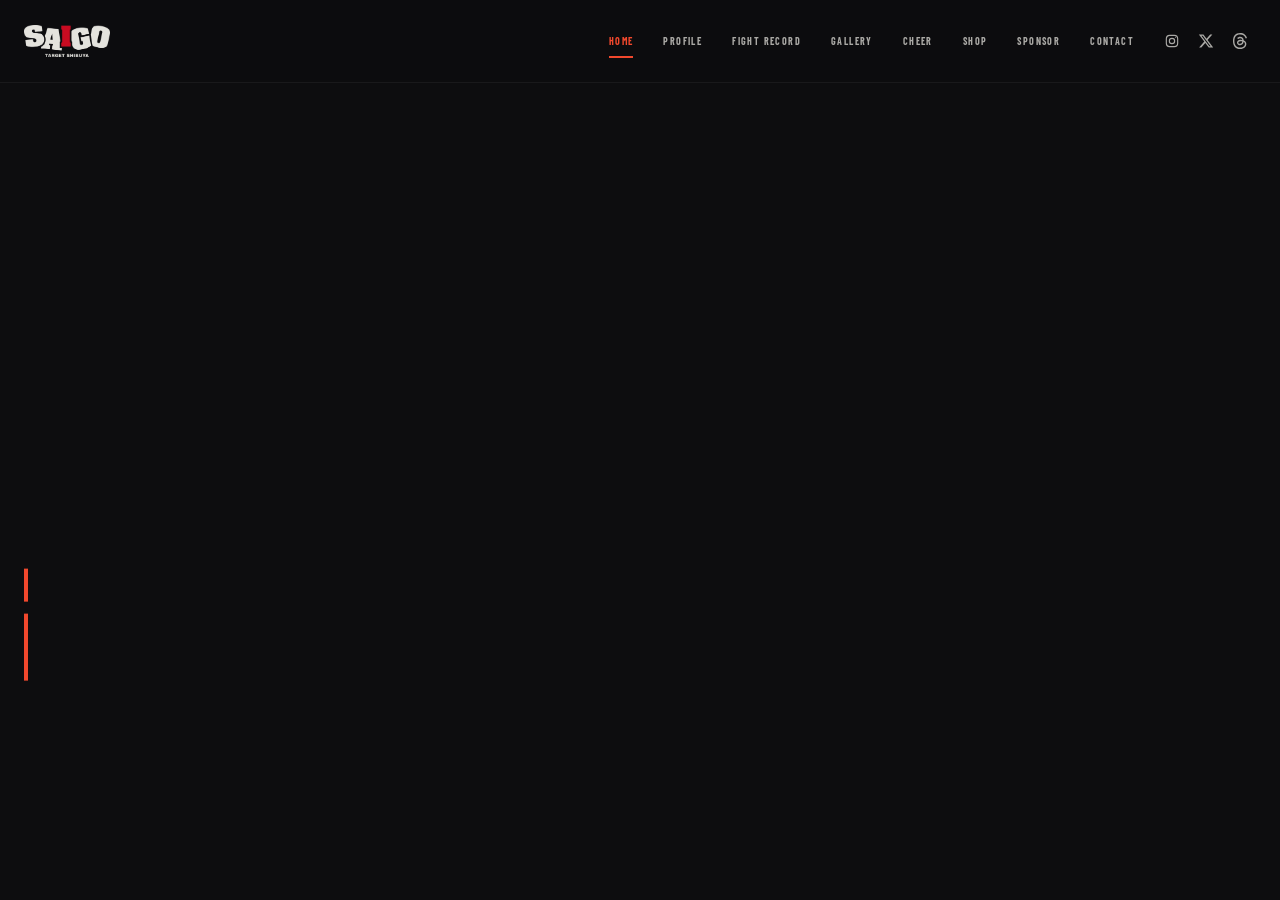
<file: index.html>
<!doctype html>
<html lang="ja">
<head>
  <meta charset="utf-8">
  <meta name="viewport" content="width=device-width, initial-scale=1">
  <title>SAIGO OFFICIAL SITE | 初代STRIKE NEXUSフェザー級チャンピオン</title>
  <meta name="description" content="プロキックボクサー SAIGO（TARGET SHIBUYA）の公式サイト。初代STRIKE NEXUSフェザー級チャンピオン。試合情報・戦績・プロフィール・サポーター・グッズ・スポンサー募集。">
  <meta name="theme-color" content="#0d0d0f">
  <meta property="og:type" content="website">
  <meta property="og:site_name" content="SAIGO OFFICIAL SITE">
  <meta property="og:url" content="https://saigoofficial.com/">
  <link rel="canonical" href="https://saigoofficial.com/">
  <meta property="og:title" content="SAIGO OFFICIAL SITE | 初代STRIKE NEXUSフェザー級チャンピオン">
  <meta property="og:description" content="年齢も環境も、言い訳にしない。リングで、証明し続ける。">
  <!-- 共有画像・canonical は絶対URL（本番ドメイン saigoofficial.com）。Cloudflare Pages は .html を外した URL に転送するので、その形で書く -->
  <meta property="og:image" content="https://saigoofficial.com/assets/images/og-top-v2.jpg">
  <meta property="og:image:width" content="1200">
  <meta property="og:image:height" content="630">
  <meta name="twitter:card" content="summary_large_image">
  <meta name="twitter:image" content="https://saigoofficial.com/assets/images/og-top-v2.jpg">
  <link rel="icon" href="assets/images/favicon-32.png" sizes="32x32" type="image/png">
  <link rel="icon" href="assets/images/favicon-192.png" sizes="192x192" type="image/png">
  <link rel="apple-touch-icon" href="assets/images/apple-touch-icon.png">

  <!-- 構造化データ（Google 向け。画面には出ない）。プロフィール・SNS を変えたらここも合わせる。
       確認：https://validator.schema.org/ に https://saigoofficial.com/ を入れて、エラー 0 ならOK -->
  <script type="application/ld+json">
  {
    "@context": "https://schema.org",
    "@graph": [
      {
        "@type": "WebSite",
        "@id": "https://saigoofficial.com/#website",
        "url": "https://saigoofficial.com/",
        "name": "SAIGO OFFICIAL SITE",
        "alternateName": ["SAIGO 公式サイト", "SAIGO"],
        "inLanguage": "ja",
        "about": { "@id": "https://saigoofficial.com/#saigo" }
      },
      {
        "@type": "Person",
        "@id": "https://saigoofficial.com/#saigo",
        "name": "SAIGO",
        "url": "https://saigoofficial.com/",
        "image": "https://saigoofficial.com/assets/images/saigo-profile.webp",
        "jobTitle": "プロキックボクサー",
        "description": "TARGET SHIBUYA 所属のプロキックボクサー。初代 STRIKE NEXUS フェザー級チャンピオン。",
        "birthDate": "1997-03-06",
        "birthPlace": { "@type": "Place", "name": "大阪府" },
        "height": { "@type": "QuantitativeValue", "value": 162, "unitCode": "CMT" },
        "affiliation": { "@type": "SportsOrganization", "name": "TARGET SHIBUYA", "sport": "キックボクシング" },
        "award": "STRIKE NEXUS 初代フェザー級チャンピオン",
        "sameAs": [
          "https://instagram.com/saigo0306",
          "https://x.com/saigo0306",
          "https://www.threads.com/@saigo0306"
        ]
      }
    ]
  }
  </script>

  <link rel="preconnect" href="https://fonts.googleapis.com">
  <link rel="preconnect" href="https://fonts.gstatic.com" crossorigin>
  <link rel="stylesheet" href="https://fonts.googleapis.com/css2?family=Barlow+Condensed:wght@500;600;700;800;900&family=Noto+Sans+JP:wght@400..800&display=swap">
  <link rel="stylesheet" href="assets/css/style.css">
  <!-- 最初の画面（オープニング・ヒーロー）で使う画像は先に読み込む -->
  <link rel="preload" as="image" href="assets/images/saigo-brush.webp" type="image/webp">
  <link rel="preload" as="image" href="assets/images/saigo-hero.webp" type="image/webp" fetchpriority="high">

  <script>
    // オープニング演出の要否を描画前に判定（同一タブ内では初回のみ再生）
    (function () {
      var seen = false
      try { seen = sessionStorage.getItem('saigo-intro-seen') === '1' } catch (e) {}
      // 別ページから「index.html#contact」などで来たときは演出を飛ばしてその欄を見せる
      var hasTarget = location.hash.length > 1
      if (!seen && !hasTarget && !matchMedia('(prefers-reduced-motion: reduce)').matches) {
        document.documentElement.classList.add('intro-active')
      }
    })()
  </script>
  <noscript>
    <style>
      [data-stagger] { visibility: visible !important; }
      .hero-image,.hero-name-image,.hero-actions,.scroll-reveal { opacity: 1 !important; transform: none !important; clip-path: none !important; }
    </style>
  </noscript>
  <script src="assets/js/main.js" defer></script>
</head>
<body>
  <div class="intro-sequence" aria-label="SAIGO オープニング">
    <!-- ロゴが出る前に試合写真を一瞬ずつ切り替える -->
    <div class="intro-flash" aria-hidden="true">
      <img src="assets/images/intro-1.webp" alt="" width="900" height="600">
      <img src="assets/images/intro-2.webp" alt="" width="900" height="656">
      <img src="assets/images/intro-3.webp" alt="" width="900" height="590">
      <img src="assets/images/intro-4.webp" alt="" width="900" height="600">
    </div>
    <div class="intro-smoke" aria-hidden="true">
      <span></span><span></span><span></span><span></span>
      <span></span><span></span><span></span><span></span>
      <span></span><span></span><span></span><span></span>
    </div>
    <div class="intro-slash" aria-hidden="true"></div>
    <img class="intro-logo" src="assets/images/saigo-brush.webp" alt="SAIGO" width="1400" height="511">
    <button class="intro-skip" type="button" data-intro-skip>SKIP</button>
  </div>

  <main>
    <section class="dark-shell" id="top">
      <header class="site-header">
        <a class="logo" href="#top" data-replay-intro title="オープニングを再生" aria-label="SAIGO トップへ"><img class="logo-image" src="assets/images/header-logo.webp" alt="SAIGO" width="520" height="193"></a>
        <button class="menu-button" type="button" aria-label="メニューを開く" aria-expanded="false" aria-controls="main-menu">
          <span></span><span></span><span></span>
        </button>
        <nav id="main-menu" class="menu-panel" aria-label="メインナビゲーション">
          <a href="#top" aria-current="page"><small>01</small>HOME</a>
          <a href="#profile"><small>02</small>PROFILE</a>
          <a href="#career"><small>03</small>FIGHT RECORD</a>
          <a href="#gallery"><small>04</small>GALLERY</a>
          <a href="cheer.html"><small>05</small>CHEER</a>
          <a href="shop.html"><small>06</small>SHOP</a>
          <a href="#sponsor"><small>07</small>SPONSOR</a>
          <a href="#contact"><small>08</small>CONTACT</a>
          <div class="menu-socials">
            <a href="https://instagram.com/saigo0306" target="_blank" rel="noreferrer" aria-label="Instagram @saigo0306">
              <svg viewBox="0 0 24 24" aria-hidden="true"><rect x="3.5" y="3.5" width="17" height="17" rx="5" /><circle cx="12" cy="12" r="4" /><circle cx="17.5" cy="6.5" r=".8" class="icon-fill" /></svg>
            </a>
            <a href="https://x.com/saigo0306" target="_blank" rel="noreferrer" aria-label="X @saigo0306">
              <svg viewBox="0 0 24 24" aria-hidden="true"><path class="icon-fill" d="M18.244 2.25h3.308l-7.227 8.26 8.502 11.24H16.17l-5.214-6.817L4.99 21.75H1.68l7.73-8.835L1.254 2.25H8.08l4.713 6.231zm-1.161 17.52h1.833L7.084 4.126H5.117z" /></svg>
            </a>
            <a href="https://www.threads.com/@saigo0306" target="_blank" rel="noreferrer" aria-label="Threads @saigo0306">
              <svg viewBox="0 0 24 24" aria-hidden="true"><path class="icon-fill" d="M12.186 24h-.007c-3.581-.024-6.334-1.205-8.184-3.509C2.35 18.44 1.5 15.586 1.472 12.01v-.017c.03-3.579.879-6.43 2.525-8.482C5.845 1.205 8.6.024 12.18 0h.014c2.746.02 5.043.725 6.826 2.098 1.677 1.29 2.858 3.13 3.509 5.467l-2.04.569c-1.104-3.96-3.898-5.984-8.304-6.015-2.91.022-5.11.936-6.54 2.717C4.307 6.504 3.616 8.914 3.589 12c.027 3.086.718 5.496 2.057 7.164 1.43 1.783 3.631 2.698 6.54 2.717 2.623-.02 4.358-.631 5.8-2.045 1.647-1.613 1.618-3.593 1.09-4.798-.31-.71-.873-1.3-1.634-1.75-.192 1.352-.622 2.446-1.284 3.272-.886 1.102-2.14 1.704-3.73 1.79-1.202.065-2.361-.218-3.259-.801-1.063-.689-1.685-1.74-1.752-2.964-.065-1.19.408-2.285 1.33-3.082.88-.76 2.119-1.207 3.583-1.291a13.853 13.853 0 0 1 3.02.142c-.126-.742-.375-1.332-.75-1.757-.513-.586-1.308-.883-2.359-.89h-.029c-.844 0-1.992.232-2.721 1.32L7.734 7.847c.98-1.454 2.568-2.256 4.478-2.256h.044c3.194.02 5.097 1.975 5.287 5.388.108.046.216.094.321.142 1.49.7 2.58 1.761 3.154 3.07.797 1.82.871 4.79-1.548 7.158-1.85 1.81-4.094 2.628-7.277 2.65Zm1.003-11.69c-.242 0-.487.007-.739.021-1.836.103-2.98.946-2.916 2.143.067 1.256 1.452 1.839 2.784 1.767 1.224-.065 2.818-.543 3.086-3.71a10.5 10.5 0 0 0-2.215-.221z" /></svg>
            </a>
          </div>
        </nav>
      </header>

      <div class="hero snap-section">
        <div class="hero-image" aria-hidden="true">
          <img src="assets/images/saigo-hero.webp" alt="" width="743" height="1540" fetchpriority="high">
        </div>
        <div class="smoke" aria-hidden="true">
          <svg class="smoke-filter">
            <filter id="smoke-warp">
              <feTurbulence type="fractalNoise" baseFrequency="0.008 0.035" numOctaves="3" seed="4">
                <animate attributeName="baseFrequency" dur="12s" values="0.008 0.035;0.013 0.055;0.008 0.035" repeatCount="indefinite" />
              </feTurbulence>
              <feDisplacementMap in="SourceGraphic" scale="42" />
            </filter>
          </svg>
          <span></span>
          <span></span>
          <span></span>
          <span></span>
        </div>
        <div class="hero-copy">
          <div class="hero-heading">
            <p class="kicker">
              <span class="kicker-desktop"><span data-stagger data-delay="0.1">PROFESSIONAL FIGHTER / FEATHERWEIGHT</span></span>
              <span class="kicker-mobile"><span data-stagger data-delay="0.1">PROFESSIONAL FIGHTER /<br>FEATHERWEIGHT</span></span>
            </p>
          </div>
          <div class="hero-main">
            <h1><img class="hero-name-image" src="assets/images/saigo-brush.webp" alt="SAIGO" width="1400" height="511"></h1>
            <div class="hero-details">
              <!-- ランキングとタイトルは、オレンジの棒を分けて2つに -->
              <div class="hero-titles">
                <p class="hero-title">
                  <span data-stagger data-delay="0.8">RISE フェザー級7位</span>
                </p>
                <p class="hero-title">
                  <span data-stagger data-delay="1.0">初代 STRIKE NEXUS<br>フェザー級チャンピオン</span>
                </p>
              </div>
              <p class="hero-lead">
                <span data-stagger data-delay="1.45">年齢も環境も、言い訳にしない。<br>リングで、証明し続ける。</span>
              </p>
            </div>
          </div>
        </div>
        <div class="hero-actions">
          <!-- スマホのみ：SNSアイコンを最初の画面（ボタンの上）に。PCではヘッダー右上のアイコンを使う -->
          <div class="hero-socials" aria-label="SNS">
            <a href="https://instagram.com/saigo0306" target="_blank" rel="noreferrer" aria-label="Instagram @saigo0306">
              <small>Instagram</small>
              <span class="hero-social-icon"><svg viewBox="0 0 24 24" aria-hidden="true"><rect x="3.5" y="3.5" width="17" height="17" rx="5" /><circle cx="12" cy="12" r="4" /><circle cx="17.5" cy="6.5" r=".8" class="icon-fill" /></svg></span>
            </a>
            <a href="https://x.com/saigo0306" target="_blank" rel="noreferrer" aria-label="X @saigo0306">
              <small>X</small>
              <span class="hero-social-icon"><svg viewBox="0 0 24 24" aria-hidden="true"><path class="icon-fill" d="M18.244 2.25h3.308l-7.227 8.26 8.502 11.24H16.17l-5.214-6.817L4.99 21.75H1.68l7.73-8.835L1.254 2.25H8.08l4.713 6.231zm-1.161 17.52h1.833L7.084 4.126H5.117z" /></svg></span>
            </a>
            <a href="https://www.threads.com/@saigo0306" target="_blank" rel="noreferrer" aria-label="Threads @saigo0306">
              <small>Threads</small>
              <span class="hero-social-icon"><svg viewBox="0 0 24 24" aria-hidden="true"><path class="icon-fill" d="M12.186 24h-.007c-3.581-.024-6.334-1.205-8.184-3.509C2.35 18.44 1.5 15.586 1.472 12.01v-.017c.03-3.579.879-6.43 2.525-8.482C5.845 1.205 8.6.024 12.18 0h.014c2.746.02 5.043.725 6.826 2.098 1.677 1.29 2.858 3.13 3.509 5.467l-2.04.569c-1.104-3.96-3.898-5.984-8.304-6.015-2.91.022-5.11.936-6.54 2.717C4.307 6.504 3.616 8.914 3.589 12c.027 3.086.718 5.496 2.057 7.164 1.43 1.783 3.631 2.698 6.54 2.717 2.623-.02 4.358-.631 5.8-2.045 1.647-1.613 1.618-3.593 1.09-4.798-.31-.71-.873-1.3-1.634-1.75-.192 1.352-.622 2.446-1.284 3.272-.886 1.102-2.14 1.704-3.73 1.79-1.202.065-2.361-.218-3.259-.801-1.063-.689-1.685-1.74-1.752-2.964-.065-1.19.408-2.285 1.33-3.082.88-.76 2.119-1.207 3.583-1.291a13.853 13.853 0 0 1 3.02.142c-.126-.742-.375-1.332-.75-1.757-.513-.586-1.308-.883-2.359-.89h-.029c-.844 0-1.992.232-2.721 1.32L7.734 7.847c.98-1.454 2.568-2.256 4.478-2.256h.044c3.194.02 5.097 1.975 5.287 5.388.108.046.216.094.321.142 1.49.7 2.58 1.761 3.154 3.07.797 1.82.871 4.79-1.548 7.158-1.85 1.81-4.094 2.628-7.277 2.65Zm1.003-11.69c-.242 0-.487.007-.739.021-1.836.103-2.98.946-2.916 2.143.067 1.256 1.452 1.839 2.784 1.767 1.224-.065 2.818-.543 3.086-3.71a10.5 10.5 0 0 0-2.215-.221z" /></svg></span>
            </a>
          </div>
          <a class="button primary" href="cheer.html">サポーターになる <span aria-hidden="true">↗</span></a>
          <a class="button outline" href="shop.html">グッズ販売</a>
        </div>
        <a class="scroll-cue" href="#next-fight-poster">
          <span></span>
          SCROLL
        </a>
      </div>

      <section class="overview-section snap-section">
        <div class="fight-tagline">
          <strong>闘いの先に、まだ見ぬ景色を。</strong>
          <span>リトルラストサムライ</span>
        </div>
        <!-- 次戦の告知画像（試合が変わったら差し替える） -->
        <figure class="next-fight-poster scroll-reveal reveal-up" id="next-fight-poster">
          <img src="assets/images/next-fight-rise203.webp" alt="RISE 203　SAIGO vs 星憂雅　2026.11.8（日）後楽園ホール　フェザー級（-57.5kg）3分3R延長1R" loading="lazy" decoding="async" width="1024" height="576">
        </figure>
        <div class="next-fight scroll-reveal reveal-up" id="next-fight">
          <p class="section-label">NEXT FIGHT</p>
          <div class="next-data">
            <small>RISE 203</small>
            <strong>SAIGO <em>VS</em> 星憂雅</strong>
            <span>フェザー級 -57.5kg / TARGET SHIBUYA</span>
          </div>
          <div class="next-venue">
            <strong>2026.11.08 <small>SUN</small></strong>
            <span>東京・後楽園ホール</span>
            <small>開場 17:00 / 開始 17:15予定</small>
          </div>
          <!-- 中身は main.js が試合日との差分から描画（data-fight-date は日本時間の試合日） -->
          <div class="next-countdown" aria-live="polite" data-fight-date="2026-11-08" data-event="RISE 203">
            <small>試合まであと</small>
            <strong><span data-countdown-days>0</span><em>日</em></strong>
            <time datetime="2026-11-08T17:15:00+09:00">2026.11.08 / 17:15</time>
          </div>
          <a href="https://instagram.com/saigo0306" target="_blank" rel="noreferrer">最新情報 <span aria-hidden="true">↗</span></a>
        </div>
      </section>
    </section>

    <section class="profile-section snap-section scroll-reveal reveal-left" id="profile">
      <div class="section-intro">
        <p class="section-label">PROFILE / SAIGO</p>
        <h2>SAIGO</h2>
        <figure class="profile-photo">
          <img src="assets/images/saigo-profile.webp" alt="和装で刀を手にするSAIGO" loading="lazy" decoding="async" width="718" height="1740">
          <figcaption>PROFESSIONAL FIGHTER / SAIGO</figcaption>
        </figure>
      </div>
      <div class="profile-content">
        <p class="profile-message">
          25歳でプロデビューしました。何かを成し遂げるのに年齢や環境は関係ない。
          自分がこうなりたいと強く願えば、必ず道は切り拓けることを証明していきます！
        </p>
        <dl>
          <div><dt>デビュー</dt><dd>2022/11/03 <small>（5年目）</small></dd></div>
          <div><dt>生年月日</dt><dd>1997/03/06 <small>（29歳）</small></dd></div>
          <div><dt>身長</dt><dd>162cm</dd></div>
          <div><dt>試合体重</dt><dd>57.5kg</dd></div>
          <div><dt>血液型</dt><dd>A</dd></div>
          <div><dt>MBTI</dt><dd>ESTJ <small>（領事）</small></dd></div>
          <div><dt>出身地</dt><dd>大阪府</dd></div>
          <div><dt>バックボーン</dt><dd>日本拳法、空手</dd></div>
          <div><dt>所属ジム</dt><dd>TARGET SHIBUYA</dd></div>
          <div><dt>入場曲</dt><dd>長渕剛 - とんぼ<br>あいみょん - 貴方解剖純愛歌</dd></div>
          <div class="profile-title"><dt>獲得タイトル</dt><dd>STRIKE NEXUS 初代フェザー級チャンピオン</dd></div>
        </dl>
      </div>
    </section>

    <section class="record-section snap-section snap-section-long scroll-reveal reveal-up" id="career" aria-labelledby="record-heading">
      <div class="record-heading">
        <div>
          <p class="section-label">FIGHT RECORD</p>
          <h2 id="record-heading">戦績</h2>
        </div>
        <div class="record-summary">
          <div class="summary-head">
            <span>PROFESSIONAL RECORD</span>
            <strong>13 FIGHTS</strong>
            <b>WINNING STREAK <em>02</em></b>
          </div>
          <div class="rate-ring">
            <strong><span data-count="61.5" data-decimals="1">61.5</span><small>%</small></strong>
            <span>勝率</span>
          </div>
          <dl>
            <div><dt>勝利</dt><dd><span data-count="8">8</span></dd></div>
            <div><dt>敗北</dt><dd><span data-count="4">4</span></dd></div>
            <div><dt>引分</dt><dd><span data-count="1">1</span></dd></div>
            <div><dt>NC</dt><dd><span data-count="0">0</span></dd></div>
            <div><dt>KO率</dt><dd><span data-count="23">23</span>%</dd></div>
            <div><dt>直近5試合</dt><dd><span data-count="3">3</span>勝 <span data-count="2">2</span>敗</dd></div>
          </dl>
        </div>
      </div>

      <p class="record-note">プロ公式戦のみを集計。エキシビションマッチは通算戦績・勝率・KO率に含みません。</p>

      <!-- 試合カードは main.js の fights 配列から描画 -->
      <div class="fight-list"></div>
      <button class="fight-more-button" type="button" aria-expanded="false">
        <span>もっと見る</span>
        <b>+</b>
      </button>
    </section>

    <!-- ギャラリー（立体スライダー）。写真は assets/images/gallery-番号.webp、並び順＝表示順 -->
    <!-- GALLERY：写真の立体スライダー（上）と試合動画（下）をひとつのセクションに -->
    <section class="gallery-section snap-section scroll-reveal reveal-up" id="gallery" aria-labelledby="gallery-heading">
      <div class="depth-section">
        <div class="depth-bg" aria-hidden="true"><img src="assets/images/gallery-01.webp" alt="" data-depth-bg></div>
        <p class="depth-number" aria-hidden="true" data-depth-number>01</p>
        <div class="depth-head">
          <div>
            <p class="section-label">GALLERY</p>
            <h2 id="gallery-heading">ギャラリー</h2>
          </div>
          <div class="depth-controls">
            <p class="depth-count" aria-live="polite"><b data-depth-current>01</b> / <span data-depth-total>21</span></p>
            <button class="depth-arrow" type="button" data-depth-prev aria-label="前の写真"><span aria-hidden="true">←</span></button>
            <button class="depth-arrow" type="button" data-depth-next aria-label="次の写真"><span aria-hidden="true">→</span></button>
          </div>
        </div>
        <ul class="depth-stage" tabindex="0" aria-label="SAIGO 写真ギャラリー（左右にスワイプ・矢印キーで切り替え）">
          <li class="depth-card" data-index="0">
            <img src="assets/images/gallery-01.webp" alt="和装で入場し、リング上で跳ねるSAIGO" loading="lazy" decoding="async" width="1400" height="933" draggable="false">
            <span class="depth-caption"><b>01</b>ENTRANCE</span>
          </li>
          <li class="depth-card" data-index="1">
            <img src="assets/images/gallery-02.webp" alt="和装でリングに入るSAIGO" loading="lazy" decoding="async" width="1400" height="933" draggable="false">
            <span class="depth-caption"><b>02</b>ENTRANCE</span>
          </li>
          <li class="depth-card" data-index="2">
            <img src="assets/images/gallery-03.webp" alt="和装でグローブを掲げるSAIGO" loading="lazy" decoding="async" width="1400" height="933" draggable="false">
            <span class="depth-caption"><b>03</b>ENTRANCE</span>
          </li>
          <li class="depth-card" data-index="3">
            <img src="assets/images/gallery-19.webp" alt="和装で入場するSAIGO" loading="lazy" decoding="async" width="1000" height="548" draggable="false">
            <span class="depth-caption"><b>04</b>ENTRANCE</span>
          </li>
          <li class="depth-card" data-index="4">
            <img src="assets/images/gallery-04.webp" alt="記者会見でマイクを握るSAIGO" loading="lazy" decoding="async" width="1400" height="933" draggable="false">
            <span class="depth-caption"><b>05</b>PRESS</span>
          </li>
          <li class="depth-card" data-index="5">
            <img src="assets/images/gallery-05.webp" alt="計量で対戦相手と並ぶSAIGO" loading="lazy" decoding="async" width="1400" height="933" draggable="false">
            <span class="depth-caption"><b>06</b>WEIGH-IN</span>
          </li>
          <li class="depth-card" data-index="6">
            <img src="assets/images/gallery-06.webp" alt="計量でポーズをとるSAIGO" loading="lazy" decoding="async" width="1400" height="933" draggable="false">
            <span class="depth-caption"><b>07</b>WEIGH-IN</span>
          </li>
          <li class="depth-card" data-index="7">
            <img src="assets/images/gallery-07.webp" alt="計量で拳を握るSAIGO" loading="lazy" decoding="async" width="1024" height="683" draggable="false">
            <span class="depth-caption"><b>08</b>WEIGH-IN</span>
          </li>
          <li class="depth-card" data-index="8">
            <img src="assets/images/gallery-08.webp" alt="コーナーで試合開始を待つSAIGO" loading="lazy" decoding="async" width="1400" height="933" draggable="false">
            <span class="depth-caption"><b>09</b>READY</span>
          </li>
          <li class="depth-card" data-index="9">
            <img src="assets/images/gallery-09.webp" alt="構えて相手と向き合うSAIGO" loading="lazy" decoding="async" width="1400" height="933" draggable="false">
            <span class="depth-caption"><b>10</b>FIGHT</span>
          </li>
          <li class="depth-card" data-index="10">
            <img src="assets/images/gallery-10.webp" alt="リング中央で相手と対峙するSAIGO" loading="lazy" decoding="async" width="1400" height="933" draggable="false">
            <span class="depth-caption"><b>11</b>FIGHT</span>
          </li>
          <li class="depth-card" data-index="11">
            <img src="assets/images/gallery-11.webp" alt="ケージで蹴りをガードするSAIGO" loading="lazy" decoding="async" width="1400" height="918" draggable="false">
            <span class="depth-caption"><b>12</b>FIGHT</span>
          </li>
          <li class="depth-card" data-index="12">
            <img src="assets/images/gallery-12.webp" alt="ケージで右ストレートを放つSAIGO" loading="lazy" decoding="async" width="1400" height="1020" draggable="false">
            <span class="depth-caption"><b>13</b>FIGHT</span>
          </li>
          <li class="depth-card" data-index="13">
            <img src="assets/images/gallery-13.webp" alt="ケージで相手に打ち込むSAIGO" loading="lazy" decoding="async" width="1400" height="955" draggable="false">
            <span class="depth-caption"><b>14</b>FIGHT</span>
          </li>
          <li class="depth-card" data-index="14">
            <img src="assets/images/gallery-14.webp" alt="相手にボディを打ち込むSAIGO" loading="lazy" decoding="async" width="1024" height="683" draggable="false">
            <span class="depth-caption"><b>15</b>FIGHT</span>
          </li>
          <li class="depth-card" data-index="15">
            <img src="assets/images/gallery-15.webp" alt="クリンチで組み合うSAIGO" loading="lazy" decoding="async" width="1400" height="996" draggable="false">
            <span class="depth-caption"><b>16</b>FIGHT</span>
          </li>
          <li class="depth-card" data-index="16">
            <img src="assets/images/gallery-20.webp" alt="リングで試合に臨むSAIGO" loading="lazy" decoding="async" width="1000" height="551" draggable="false">
            <span class="depth-caption"><b>17</b>FIGHT</span>
          </li>
          <li class="depth-card" data-index="17">
            <img src="assets/images/gallery-16.webp" alt="リング上でパフォーマンスをするSAIGO" loading="lazy" decoding="async" width="1400" height="934" draggable="false">
            <span class="depth-caption"><b>18</b>PERFORMANCE</span>
          </li>
          <li class="depth-card" data-index="18">
            <img src="assets/images/gallery-18.webp" alt="レフェリーに手を挙げられる勝利の瞬間" loading="lazy" decoding="async" width="1400" height="933" draggable="false">
            <span class="depth-caption"><b>19</b>VICTORY</span>
          </li>
          <li class="depth-card" data-index="19">
            <img src="assets/images/gallery-21.webp" alt="海外大会で勝利したSAIGO" loading="lazy" decoding="async" width="1000" height="621" draggable="false">
            <span class="depth-caption"><b>20</b>VICTORY</span>
          </li>
          <li class="depth-card" data-index="20">
            <img src="assets/images/gallery-22.webp" alt="トロフィーを手にリングに立つSAIGO" loading="lazy" decoding="async" width="1000" height="744" draggable="false">
            <span class="depth-caption"><b>21</b>VICTORY</span>
          </li>
        </ul>
        <div class="depth-bar" aria-hidden="true"><span data-depth-bar></span></div>
        <p class="depth-hint" aria-hidden="true">DRAG / SWIPE</p>
      </div>

      <!-- 試合動画（YouTube）。サムネイルを押すと再生 -->
      <div class="movie-block">
        <div class="movie-head">
          <p class="section-label">MOVIE</p>
          <h3>試合動画</h3>
        </div>
        <!-- 試合動画は横スクロール。新しい順に並べる。
             軽さのため、最初はサムネイル（hqdefault・約40KB）だけ表示し、押されたら YouTube を読み込む（main.js）。
             追加するときは <li class="movie-card"> を1つコピーして、動画ID・試合名・日付と大会名を書き換える -->
        <ul class="movie-list" tabindex="0" aria-label="試合動画（横にスクロールできます）">
          <li class="movie-card">
            <div class="video-frame">
              <button class="video-facade" type="button" data-video-id="kZ74_njNdtU" data-video-title="拳剛 vs SAIGO｜2026.8.30 RISE EVOL OSAKA Vol.3" aria-label="動画を再生：拳剛 vs SAIGO｜2026.8.30 RISE EVOL OSAKA Vol.3">
                <img src="https://i.ytimg.com/vi/kZ74_njNdtU/hqdefault.jpg" alt="" loading="lazy" decoding="async" width="480" height="360">
                <span class="video-play" aria-hidden="true"></span>
              </button>
            </div>
            <p class="movie-meta"><span>2026.8.30 RISE EVOL OSAKA Vol.3</span><b>拳剛 vs SAIGO</b></p>
          </li>
          <li class="movie-card">
            <div class="video-frame">
              <button class="video-facade" type="button" data-video-id="qQ0_x3USdrg" data-video-title="SAIGO vs 歩希｜2025.10.30 NEXT GOAT" aria-label="動画を再生：SAIGO vs 歩希｜2025.10.30 NEXT GOAT">
                <img src="https://i.ytimg.com/vi/qQ0_x3USdrg/hqdefault.jpg" alt="" loading="lazy" decoding="async" width="480" height="360">
                <span class="video-play" aria-hidden="true"></span>
              </button>
            </div>
            <p class="movie-meta"><span>2025.10.30 NEXT GOAT</span><b>SAIGO vs 歩希</b></p>
          </li>
          <li class="movie-card">
            <div class="video-frame">
              <button class="video-facade" type="button" data-video-id="Gz5kQK3z9-Y" data-video-title="白石 舜 vs SAIGO｜2025.2.23 RISE 186" aria-label="動画を再生：白石 舜 vs SAIGO｜2025.2.23 RISE 186">
                <img src="https://i.ytimg.com/vi/Gz5kQK3z9-Y/hqdefault.jpg" alt="" loading="lazy" decoding="async" width="480" height="360">
                <span class="video-play" aria-hidden="true"></span>
              </button>
            </div>
            <p class="movie-meta"><span>2025.2.23 RISE 186</span><b>白石 舜 vs SAIGO</b></p>
          </li>
        </ul>
      </div>
    </section>


    <section class="support-section snap-section scroll-reveal reveal-up" id="support" aria-labelledby="support-heading">
      <div class="support-head">
        <p class="section-label">SUPPORT SAIGO</p>
        <h2 id="support-heading">SAIGOを応援する</h2>
      </div>
      <div class="support-cards">
        <a class="support-card support-card-cheer" href="cheer.html">
          <!-- Tシャツの画像＋特典の一言（¥3,000〜は main.js の CHEER_NAME_PERK_MIN と合わせる） -->
          <figure class="support-card-tee">
            <img src="assets/images/goods-tshirt-cut.webp" alt="" loading="lazy" decoding="async" width="769" height="676">
            <figcaption><b>¥3,000〜</b>試合毎に使用するTシャツに<br>お名前が入ります</figcaption>
          </figure>
          <p class="section-label">CHEER</p>
          <h3>サポーターになる</h3>
          <p>リングに立つSAIGOを、サポーターとして支えよう。¥3,000から、お名前・メッセージを添えて応援できます。</p>
          <span class="support-card-button">サポーターになる <span aria-hidden="true">→</span></span>
        </a>
        <a class="support-card support-card-shop" href="shop.html">
          <img class="chara" src="assets/images/chara-stand.webp" alt="" aria-hidden="true" loading="lazy" decoding="async" width="374" height="640">
          <p class="section-label">SHOP</p>
          <h3>オフィシャルグッズ</h3>
          <p>SAIGOオフィシャルTシャツなど。会場やSNSで一緒に応援してください。</p>
          <span class="support-card-button">グッズ販売 <span aria-hidden="true">→</span></span>
        </a>
      </div>
    </section>

    <section class="sponsor-section snap-section scroll-reveal reveal-up" id="sponsor">
      <div class="sponsor-head">
        <div>
          <p class="section-label">SPONSORSHIP</p>
          <h2>ともに戦う、<br>スポンサーを募集。</h2>
        </div>
        <p>
          SAIGOの競技活動を支え、ともに挑戦してくださるスポンサーを募集しています。
          ご希望や目的に応じた形で、柔軟にご相談いたします。
        </p>
      </div>

      <!-- 現在のスポンサー（番号順）。ロゴは assets/images/partner-番号-名前.webp -->
      <div class="partners">
        <div class="sponsor-block-head">
          <p class="section-label">OFFICIAL PARTNERS</p>
          <h3>SAIGOを支えるスポンサー</h3>
        </div>
        <ul class="partner-logos">
          <li><img src="assets/images/partner-1-first-air.webp" alt="First Air Inc." loading="lazy" decoding="async" width="800" height="138"></li>
          <li class="partner-logo-red"><img src="assets/images/partner-2-reshal.webp" alt="Re:SHAL" loading="lazy" decoding="async" width="699" height="400"></li>
          <li><img src="assets/images/partner-3-peaks.webp" alt="Peaks marketing" loading="lazy" decoding="async" width="667" height="400"></li>
          <li><img src="assets/images/partner-4-fukutsukuru.webp" alt="服作る人（@FUKUTSUKURU_HITO）" loading="lazy" decoding="async" width="800" height="290"></li>
        </ul>
      </div>

      <!-- ロゴ掲載例（トランクスのロゴが写った写真） -->
      <div class="placement">
        <figure class="placement-photo">
          <img src="assets/images/sponsor-placement.webp" alt="計量でポーズをとるSAIGO。トランクスにスポンサー4社のロゴが入っている" loading="lazy" decoding="async" width="760" height="1218">
        </figure>
        <div class="placement-body">
          <div class="sponsor-block-head">
            <p class="section-label">LOGO PLACEMENT</p>
            <h3>ロゴ掲載例</h3>
          </div>
          <p class="placement-lead">
            試合で着用するトランクスにロゴを掲出します。計量・記者会見・試合の写真や映像を通して、
            会場の観客だけでなく、SNSで試合を見る人にも届きます。
          </p>
        </div>
      </div>

      <div class="sponsor-flow">
        <div class="sponsor-block-head">
          <p class="section-label">HOW TO START</p>
          <h3>スポンサー開始までの流れ</h3>
        </div>
        <ol class="flow-steps">
          <li><small>STEP 01</small><strong>お問い合わせ</strong><span>ご希望や目的をお聞かせください。</span></li>
          <li><small>STEP 02</small><strong>内容のご提案</strong><span>目的に合った支援内容をご提案します。</span></li>
          <li><small>STEP 03</small><strong>スポンサー開始</strong><span>合意した内容で取り組みを開始します。</span></li>
        </ol>
      </div>

      <div class="sponsor-cta">
        <p>「まずは話を聞いてみたい」という段階でも歓迎しております。<br>ご予算やご希望に合わせて、無理のない形からご提案します。</p>
        <a class="button primary" href="#contact">スポンサーについて問い合わせる <span aria-hidden="true">↗</span></a>
      </div>
    </section>

    <section class="contact-form-section snap-section scroll-reveal reveal-up" id="contact">
      <div class="photo-bg" aria-hidden="true" style="--photo-pos: 38% 30%"><img src="assets/images/gallery-16.webp" alt="" loading="lazy" decoding="async"></div>
      <div class="contact-form-intro">
        <p class="section-label">CONTACT</p>
        <h2>ともに、<br>新しい挑戦を。</h2>
        <p class="contact-catch">一緒に、会場を盛り上げませんか。</p>
        <p>スポンサーシップ、出演、取材、グッズ、その他のお問い合わせはこちらからお送りください。</p>
        <div>
          <small>RESPONSE</small>
          <span>内容を確認後、担当者よりご連絡いたします。</span>
        </div>
      </div>

      <!-- フォーム送信は未実装（README「お問い合わせフォーム」参照） -->
      <form class="contact-form">
        <div class="form-row">
          <label><span>お名前 <b>必須</b></span><input name="name" type="text" placeholder="山田 太郎" autocomplete="name" required></label>
          <label><span>会社名・団体名</span><input name="company" type="text" placeholder="株式会社〇〇" autocomplete="organization"></label>
        </div>
        <div class="form-row">
          <label><span>メールアドレス <b>必須</b></span><input name="email" type="email" placeholder="contact@example.com" autocomplete="email" required></label>
          <label>
            <span>お問い合わせ種別 <b>必須</b></span>
            <select name="category" required>
              <option value="" disabled selected>選択してください</option>
              <option value="sponsor">スポンサーについて</option>
              <option value="appearance">出演・イベントについて</option>
              <option value="media">取材・メディアについて</option>
              <option value="goods">グッズについて</option>
              <option value="other">その他</option>
            </select>
          </label>
        </div>
        <label class="message-field"><span>お問い合わせ内容 <b>必須</b></span><textarea name="message" rows="6" placeholder="お問い合わせ内容をご記入ください。" required></textarea></label>
        <label class="privacy-check"><input type="checkbox" required><span>入力内容を確認し、個人情報の取り扱いに同意します。</span></label>
        <button type="submit">送信内容を確認する <span aria-hidden="true">↗</span></button>
        <p class="form-notice" role="status" hidden>フォーム送信機能は現在準備中です。入力内容は送信・保存されていません。</p>
      </form>
    </section>

    <footer>
      <a class="logo" href="#top" data-replay-intro title="オープニングを再生" aria-label="SAIGO トップへ"><img class="logo-image" loading="lazy" decoding="async" src="assets/images/header-logo.webp" alt="SAIGO" width="520" height="193"></a>
      <div class="footer-socials" aria-label="SAIGO SNS">
        <a href="https://instagram.com/saigo0306" target="_blank" rel="noreferrer" aria-label="Instagram @saigo0306">
          <svg viewBox="0 0 24 24" aria-hidden="true"><rect x="3.5" y="3.5" width="17" height="17" rx="5" /><circle cx="12" cy="12" r="4" /><circle cx="17.5" cy="6.5" r=".8" class="icon-fill" /></svg>
        </a>
        <a href="https://x.com/saigo0306" target="_blank" rel="noreferrer" aria-label="X @saigo0306">
          <svg viewBox="0 0 24 24" aria-hidden="true"><path class="icon-fill" d="M18.244 2.25h3.308l-7.227 8.26 8.502 11.24H16.17l-5.214-6.817L4.99 21.75H1.68l7.73-8.835L1.254 2.25H8.08l4.713 6.231zm-1.161 17.52h1.833L7.084 4.126H5.117z" /></svg>
        </a>
        <a href="https://www.threads.com/@saigo0306" target="_blank" rel="noreferrer" aria-label="Threads @saigo0306">
          <svg viewBox="0 0 24 24" aria-hidden="true"><path class="icon-fill" d="M12.186 24h-.007c-3.581-.024-6.334-1.205-8.184-3.509C2.35 18.44 1.5 15.586 1.472 12.01v-.017c.03-3.579.879-6.43 2.525-8.482C5.845 1.205 8.6.024 12.18 0h.014c2.746.02 5.043.725 6.826 2.098 1.677 1.29 2.858 3.13 3.509 5.467l-2.04.569c-1.104-3.96-3.898-5.984-8.304-6.015-2.91.022-5.11.936-6.54 2.717C4.307 6.504 3.616 8.914 3.589 12c.027 3.086.718 5.496 2.057 7.164 1.43 1.783 3.631 2.698 6.54 2.717 2.623-.02 4.358-.631 5.8-2.045 1.647-1.613 1.618-3.593 1.09-4.798-.31-.71-.873-1.3-1.634-1.75-.192 1.352-.622 2.446-1.284 3.272-.886 1.102-2.14 1.704-3.73 1.79-1.202.065-2.361-.218-3.259-.801-1.063-.689-1.685-1.74-1.752-2.964-.065-1.19.408-2.285 1.33-3.082.88-.76 2.119-1.207 3.583-1.291a13.853 13.853 0 0 1 3.02.142c-.126-.742-.375-1.332-.75-1.757-.513-.586-1.308-.883-2.359-.89h-.029c-.844 0-1.992.232-2.721 1.32L7.734 7.847c.98-1.454 2.568-2.256 4.478-2.256h.044c3.194.02 5.097 1.975 5.287 5.388.108.046.216.094.321.142 1.49.7 2.58 1.761 3.154 3.07.797 1.82.871 4.79-1.548 7.158-1.85 1.81-4.094 2.628-7.277 2.65Zm1.003-11.69c-.242 0-.487.007-.739.021-1.836.103-2.98.946-2.916 2.143.067 1.256 1.452 1.839 2.784 1.767 1.224-.065 2.818-.543 3.086-3.71a10.5 10.5 0 0 0-2.215-.221z" /></svg>
        </a>
      </div>
      <p>© SAIGO. ALL RIGHTS RESERVED.</p>
      <a href="#top">BACK TO TOP ↑</a>
    </footer>
  </main>
</body>
</html>
</file>
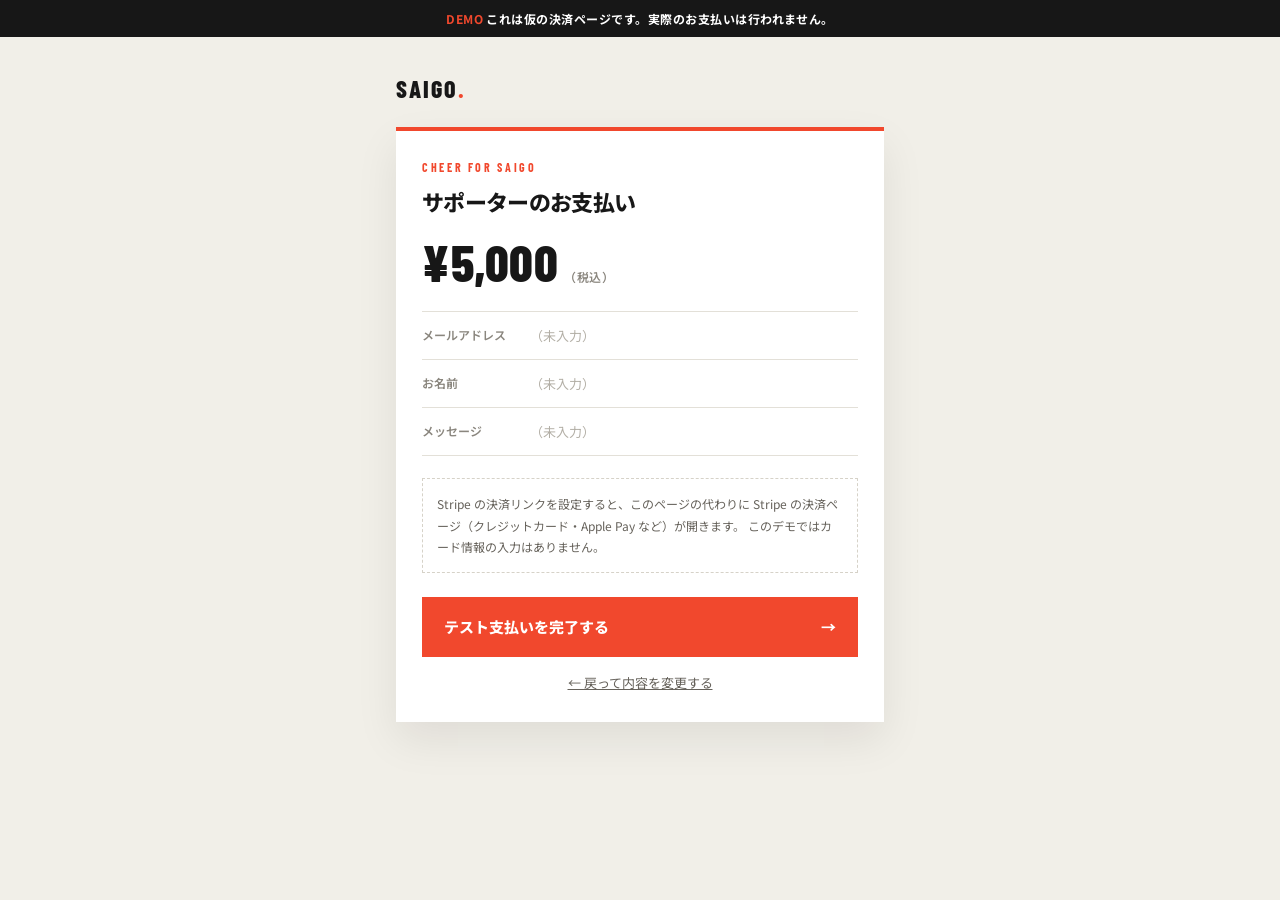
<file: checkout-demo.html>
<!doctype html>
<html lang="ja">
<head>
  <meta charset="utf-8">
  <meta name="viewport" content="width=device-width, initial-scale=1">
  <!-- サポーター（旧：激励賞）の「仮の決済ページ」。Stripe 接続前に流れを確認するためのデモ。実際の決済・カード入力は一切ない -->
  <meta name="robots" content="noindex, nofollow">
  <title>サポーターのお支払い（デモ） | SAIGO OFFICIAL SITE</title>
  <link rel="icon" href="assets/images/favicon-32.png" sizes="32x32" type="image/png">
  <link rel="preconnect" href="https://fonts.googleapis.com">
  <link rel="preconnect" href="https://fonts.gstatic.com" crossorigin>
  <link rel="stylesheet" href="https://fonts.googleapis.com/css2?family=Barlow+Condensed:wght@600;700;800&family=Noto+Sans+JP:wght@400..800&display=swap">
  <style>
    *,::before,::after { box-sizing: border-box; margin: 0; padding: 0; }
    :root { --orange: #f1482d; --cream: #f1efe8; }
    body {
      min-height: 100svh; color: #171717; background: var(--cream);
      font-family: 'Hiragino Sans','Hiragino Kaku Gothic ProN','Noto Sans JP',sans-serif;
    }
    a { color: inherit; }
    .demo-bar {
      padding: 10px 16px; color: white; background: #171717; text-align: center;
      font-size: 12px; font-weight: 700; letter-spacing: .04em;
    }
    .demo-bar b { color: var(--orange); }
    main { width: min(520px,100%); margin: 0 auto; padding: 40px 16px 60px; }
    .logo { font: 800 24px/1 'Barlow Condensed',sans-serif; letter-spacing: .08em; text-decoration: none; }
    .logo span { color: var(--orange); }
    .card { margin-top: 24px; padding: 30px 26px; border-top: 4px solid var(--orange); background: white; box-shadow: 0 18px 40px rgba(20,18,15,.08); }
    .label { color: var(--orange); font: 700 12px/1 'Barlow Condensed',sans-serif; letter-spacing: .22em; }
    h1 { margin-top: 12px; font-size: 22px; font-weight: 800; letter-spacing: -.03em; }
    .amount { margin-top: 18px; font: 800 52px/1 'Barlow Condensed',sans-serif; letter-spacing: .01em; }
    .amount small { margin-left: 6px; color: #8a867e; font: 600 12px/1 'Hiragino Sans','Noto Sans JP',sans-serif; }
    dl { margin-top: 24px; border-top: 1px solid #e3e0d8; }
    dl div { display: grid; grid-template-columns: 96px 1fr; gap: 12px; padding: 14px 0; border-bottom: 1px solid #e3e0d8; font-size: 13px; }
    dt { color: #8a867e; font-size: 12px; font-weight: 600; }
    dd { font-weight: 600; white-space: pre-wrap; overflow-wrap: anywhere; }
    dd.is-empty { color: #b3afa6; font-weight: 400; }
    .perk { margin-top: 18px; padding: 12px 14px; border-left: 3px solid var(--orange); background: var(--cream); font-size: 12px; font-weight: 600; }
    .note { margin-top: 22px; padding: 14px; border: 1px dashed #d6d2c8; color: #66625b; font-size: 12px; line-height: 1.8; }
    .pay {
      display: flex; width: 100%; min-height: 60px; margin-top: 24px; align-items: center; justify-content: space-between;
      padding: 0 22px; border: 0; color: white; background: var(--orange);
      font: inherit; font-size: 15px; font-weight: 800; cursor: pointer;
    }
    .pay:hover { background: #d93a21; }
    .back { display: block; margin-top: 16px; color: #66625b; font-size: 13px; text-align: center; }
  </style>
</head>
<body>
  <p class="demo-bar"><b>DEMO</b> これは仮の決済ページです。実際のお支払いは行われません。</p>
  <main>
    <a class="logo" href="index.html">SAIGO<span>.</span></a>
    <section class="card" aria-labelledby="checkout-title">
      <p class="label">CHEER FOR SAIGO</p>
      <h1 id="checkout-title">サポーターのお支払い</h1>
      <p class="amount"><span data-amount>¥5,000</span><small>（税込）</small></p>
      <dl>
        <div><dt>メールアドレス</dt><dd data-email></dd></div>
        <div><dt>お名前</dt><dd data-name></dd></div>
        <div><dt>メッセージ</dt><dd data-message></dd></div>
      </dl>
      <p class="perk" data-perk hidden>このお名前が、試合毎に使用するTシャツに入ります。</p>
      <p class="perk" data-perk-gift hidden>特典：オフィシャルTシャツを1枚プレゼント（名前刻印なし）</p>
      <p class="note">
        Stripe の決済リンクを設定すると、このページの代わりに Stripe の決済ページ（クレジットカード・Apple Pay など）が開きます。
        このデモではカード情報の入力はありません。
      </p>
      <button class="pay" type="button" data-pay>テスト支払いを完了する <span aria-hidden="true">→</span></button>
      <a class="back" href="cheer.html" data-back>← 戻って内容を変更する</a>
    </section>
  </main>

  <script>
    'use strict'
    // サイト側（main.js の CHEER_NAME_PERK_MIN・CHEER_GIFT_PERK_MIN）と同じ値にする
    const NAME_PERK_MIN = 3000
    const GIFT_PERK_MIN = 10000
    const params = new URLSearchParams(window.location.search)
    const amount = Number(params.get('amount')) || 5000
    const anonymous = params.get('anonymous') === '1'
    const name = (params.get('name') || '').trim()
    const message = (params.get('message') || '').trim()
    const email = (params.get('email') || '').trim()

    const setText = (selector, value, emptyText) => {
      const element = document.querySelector(selector)
      element.textContent = value || emptyText
      element.classList.toggle('is-empty', !value)
    }

    document.querySelector('[data-amount]').textContent = `¥${amount.toLocaleString('ja-JP')}`
    setText('[data-email]', email, '（未入力）')
    setText('[data-name]', anonymous ? '' : name, anonymous ? '匿名' : '（未入力）')
    setText('[data-message]', message, '（未入力）')
    document.querySelector('[data-perk]').hidden = !(amount >= NAME_PERK_MIN && !anonymous && name)
    document.querySelector('[data-perk-gift]').hidden = amount < GIFT_PERK_MIN

    // Stripe の「支払い後のリダイレクト先」と同じ URL に戻す
    document.querySelector('[data-pay]').addEventListener('click', () => {
      window.location.href = `cheer.html?cheer=thanks&amount=${amount}`
    })
    // 戻る：入力内容が残った状態でサポーターページに戻れるよう、履歴があればブラウザの「戻る」を使う
    document.querySelector('[data-back]').addEventListener('click', (event) => {
      if (window.history.length > 1) {
        event.preventDefault()
        window.history.back()
      }
    })
  </script>
</body>
</html>
</file>
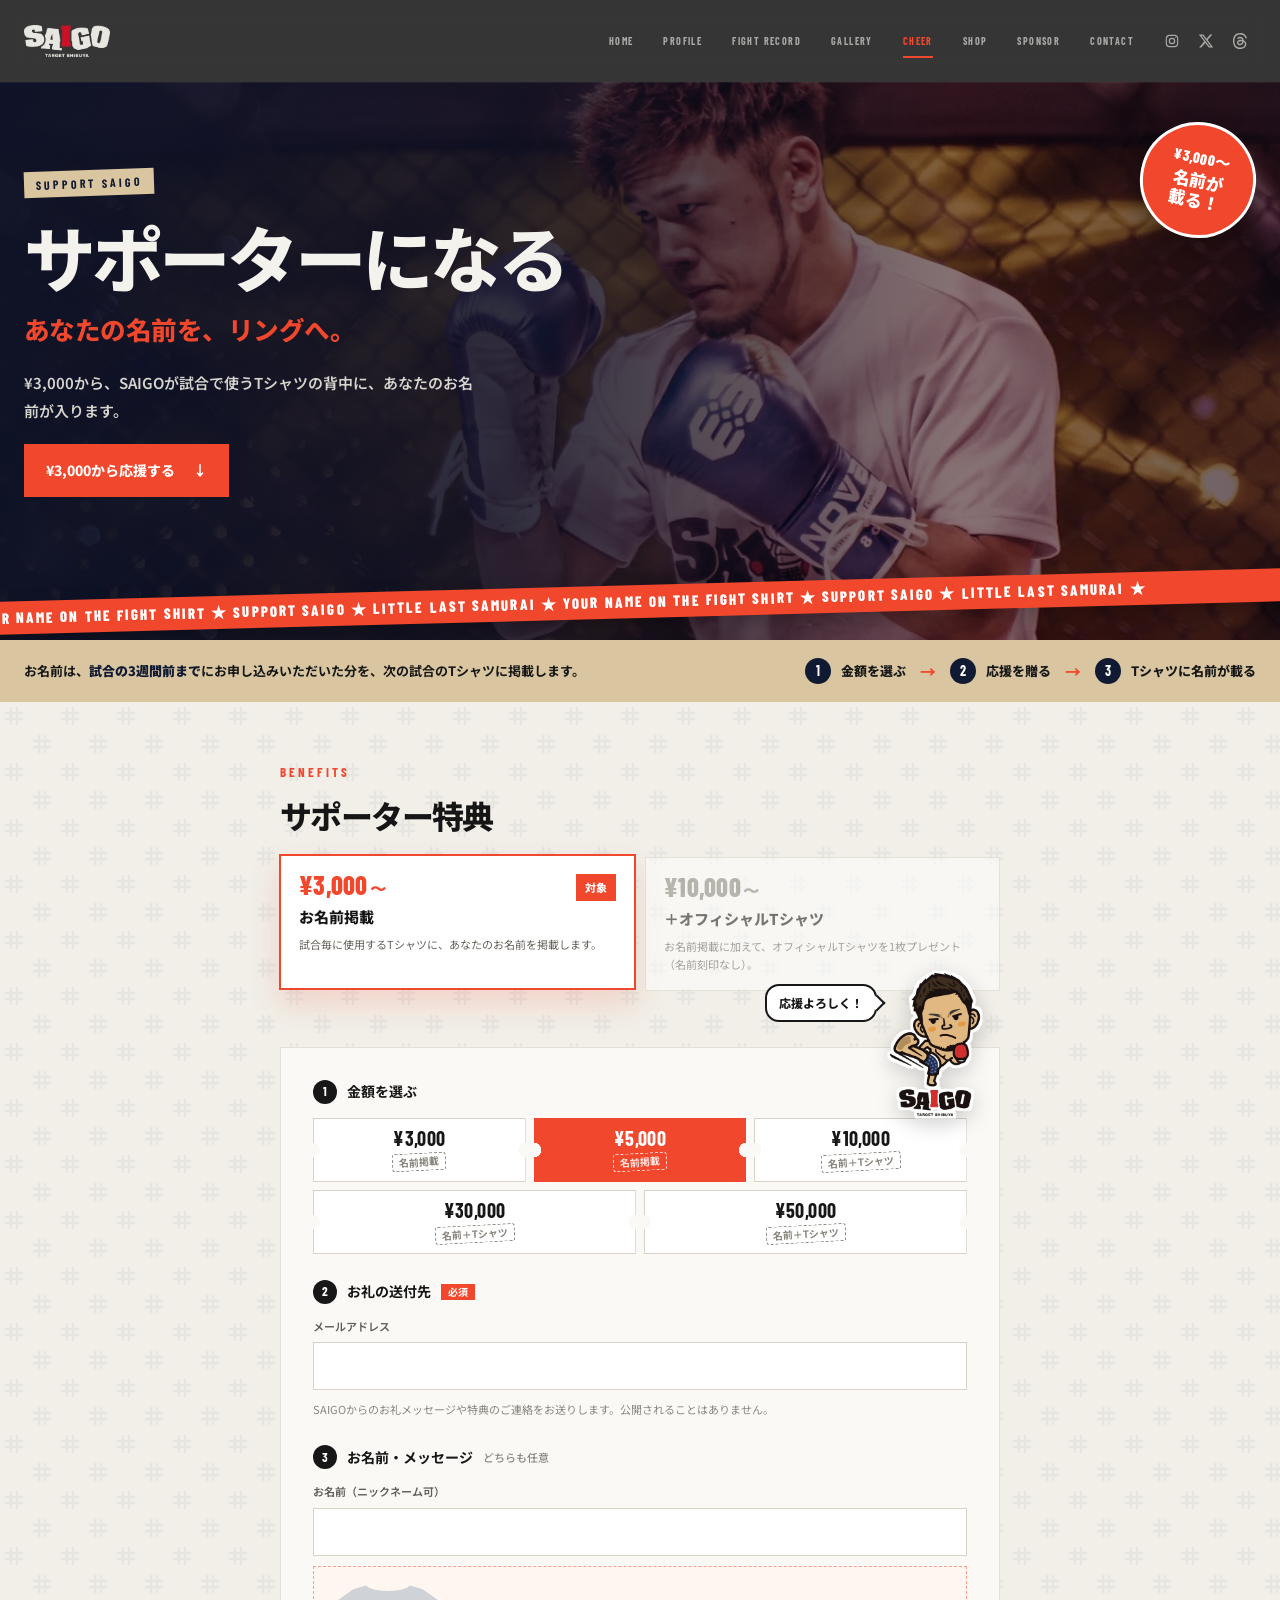
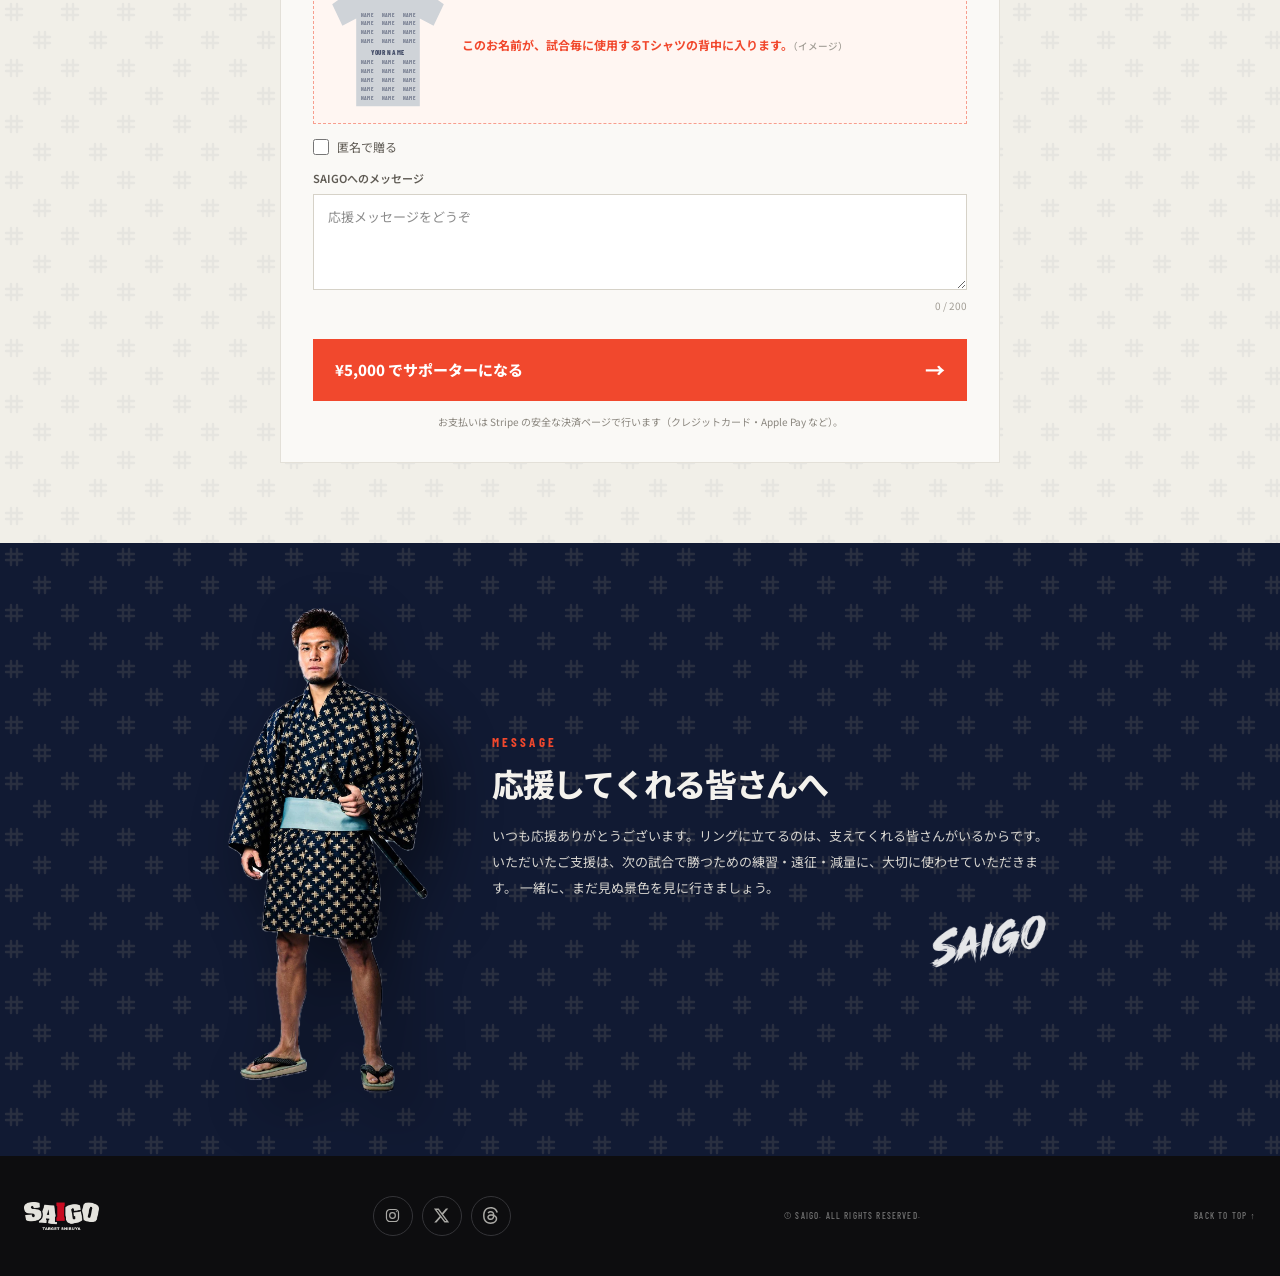
<file: cheer.html>
<!doctype html>
<html lang="ja">
<head>
  <meta charset="utf-8">
  <meta name="viewport" content="width=device-width, initial-scale=1">
  <title>サポーターになる | SAIGO OFFICIAL SITE</title>
  <meta name="description" content="プロキックボクサー SAIGO（TARGET SHIBUYA）のサポーターになる。¥3,000から、お名前・メッセージを添えて応援できます。">
  <meta name="theme-color" content="#0d0d0f">
  <meta property="og:type" content="website">
  <meta property="og:site_name" content="SAIGO OFFICIAL SITE">
  <meta property="og:url" content="https://saigoofficial.com/cheer">
  <link rel="canonical" href="https://saigoofficial.com/cheer">
  <meta property="og:title" content="サポーターになる | SAIGO OFFICIAL SITE">
  <meta property="og:description" content="リングに立つSAIGOを、サポーターとして支えよう。">
  <!-- 共有画像・canonical は絶対URL（本番ドメイン saigoofficial.com）。Cloudflare Pages は .html を外した URL に転送するので、その形で書く -->
  <meta property="og:image" content="https://saigoofficial.com/assets/images/og-cheer-v2.jpg">
  <meta property="og:image:width" content="1200">
  <meta property="og:image:height" content="630">
  <meta name="twitter:card" content="summary_large_image">
  <meta name="twitter:image" content="https://saigoofficial.com/assets/images/og-cheer-v2.jpg">
  <link rel="icon" href="assets/images/favicon-32.png" sizes="32x32" type="image/png">
  <link rel="icon" href="assets/images/favicon-192.png" sizes="192x192" type="image/png">
  <link rel="apple-touch-icon" href="assets/images/apple-touch-icon.png">

  <link rel="preconnect" href="https://fonts.googleapis.com">
  <link rel="preconnect" href="https://fonts.gstatic.com" crossorigin>
  <link rel="stylesheet" href="https://fonts.googleapis.com/css2?family=Barlow+Condensed:wght@500;600;700;800;900&family=Noto+Sans+JP:wght@400..800&display=swap">
  <link rel="stylesheet" href="assets/css/style.css">
  <script src="assets/js/main.js" defer></script>
</head>
<!-- SNS などから直接開いてもらう単独ページ（オープニング演出・セクションスナップなし） -->
<body class="subpage">
  <header class="site-header">
    <a class="logo" href="index.html" aria-label="SAIGO トップへ"><img class="logo-image" src="assets/images/header-logo.webp" alt="SAIGO" width="520" height="193"></a>
    <button class="menu-button" type="button" aria-label="メニューを開く" aria-expanded="false" aria-controls="main-menu">
      <span></span><span></span><span></span>
    </button>
    <nav id="main-menu" class="menu-panel" aria-label="メインナビゲーション">
          <a href="index.html#top"><small>01</small>HOME</a>
          <a href="index.html#profile"><small>02</small>PROFILE</a>
          <a href="index.html#career"><small>03</small>FIGHT RECORD</a>
          <a href="index.html#gallery"><small>04</small>GALLERY</a>
          <a href="cheer.html" aria-current="page"><small>05</small>CHEER</a>
          <a href="shop.html"><small>06</small>SHOP</a>
          <a href="index.html#sponsor"><small>07</small>SPONSOR</a>
          <a href="index.html#contact"><small>08</small>CONTACT</a>
          <div class="menu-socials">
            <a href="https://instagram.com/saigo0306" target="_blank" rel="noreferrer" aria-label="Instagram @saigo0306">
              <svg viewBox="0 0 24 24" aria-hidden="true"><rect x="3.5" y="3.5" width="17" height="17" rx="5" /><circle cx="12" cy="12" r="4" /><circle cx="17.5" cy="6.5" r=".8" class="icon-fill" /></svg>
            </a>
            <a href="https://x.com/saigo0306" target="_blank" rel="noreferrer" aria-label="X @saigo0306">
              <svg viewBox="0 0 24 24" aria-hidden="true"><path class="icon-fill" d="M18.244 2.25h3.308l-7.227 8.26 8.502 11.24H16.17l-5.214-6.817L4.99 21.75H1.68l7.73-8.835L1.254 2.25H8.08l4.713 6.231zm-1.161 17.52h1.833L7.084 4.126H5.117z" /></svg>
            </a>
            <a href="https://www.threads.com/@saigo0306" target="_blank" rel="noreferrer" aria-label="Threads @saigo0306">
              <svg viewBox="0 0 24 24" aria-hidden="true"><path class="icon-fill" d="M12.186 24h-.007c-3.581-.024-6.334-1.205-8.184-3.509C2.35 18.44 1.5 15.586 1.472 12.01v-.017c.03-3.579.879-6.43 2.525-8.482C5.845 1.205 8.6.024 12.18 0h.014c2.746.02 5.043.725 6.826 2.098 1.677 1.29 2.858 3.13 3.509 5.467l-2.04.569c-1.104-3.96-3.898-5.984-8.304-6.015-2.91.022-5.11.936-6.54 2.717C4.307 6.504 3.616 8.914 3.589 12c.027 3.086.718 5.496 2.057 7.164 1.43 1.783 3.631 2.698 6.54 2.717 2.623-.02 4.358-.631 5.8-2.045 1.647-1.613 1.618-3.593 1.09-4.798-.31-.71-.873-1.3-1.634-1.75-.192 1.352-.622 2.446-1.284 3.272-.886 1.102-2.14 1.704-3.73 1.79-1.202.065-2.361-.218-3.259-.801-1.063-.689-1.685-1.74-1.752-2.964-.065-1.19.408-2.285 1.33-3.082.88-.76 2.119-1.207 3.583-1.291a13.853 13.853 0 0 1 3.02.142c-.126-.742-.375-1.332-.75-1.757-.513-.586-1.308-.883-2.359-.89h-.029c-.844 0-1.992.232-2.721 1.32L7.734 7.847c.98-1.454 2.568-2.256 4.478-2.256h.044c3.194.02 5.097 1.975 5.287 5.388.108.046.216.094.321.142 1.49.7 2.58 1.761 3.154 3.07.797 1.82.871 4.79-1.548 7.158-1.85 1.81-4.094 2.628-7.277 2.65Zm1.003-11.69c-.242 0-.487.007-.739.021-1.836.103-2.98.946-2.916 2.143.067 1.256 1.452 1.839 2.784 1.767 1.224-.065 2.818-.543 3.086-3.71a10.5 10.5 0 0 0-2.215-.221z" /></svg>
            </a>
          </div>
    </nav>
  </header>

  <main id="top">
    <!-- ① 最初の画面：タイトル「サポーターになる」（背景に Tシャツを着た SAIGO の写真）
         ※見出し・リード文は仮の文章。Tシャツはイメージ（実際のデザインが決まったら差し替え） -->
    <section class="sup-hero" aria-labelledby="sup-hero-heading">
      <!-- 背景：SAIGOのTシャツを着た SAIGO の写真を透かして敷く -->
      <div class="photo-bg" aria-hidden="true" style="--photo-pos: 62% 28%"><img src="assets/images/supporter-perk-tshirt.webp" alt="" decoding="async" fetchpriority="high" width="1400" height="989"></div>
      <div class="sup-hero-copy">
        <p class="sup-hero-label">SUPPORT SAIGO</p>
        <h1 id="sup-hero-heading">サポーターになる</h1>
        <p class="sup-hero-catch">あなたの名前を、リングへ。</p>
        <p class="sup-hero-lead">¥3,000から、SAIGOが試合で使うTシャツの背中に、あなたのお名前が入ります。</p>
        <a class="cheer-hero-cta" href="#cheer">¥3,000から応援する <span aria-hidden="true">↓</span></a>
      </div>

      <span class="sup-badge" aria-hidden="true"><small>¥3,000〜</small>名前が<br>載る！</span>

      <div class="sup-ticker" aria-hidden="true">
        <div><span>YOUR NAME ON THE FIGHT SHIRT ★ SUPPORT SAIGO ★ LITTLE LAST SAMURAI ★ </span><span>YOUR NAME ON THE FIGHT SHIRT ★ SUPPORT SAIGO ★ LITTLE LAST SAMURAI ★ </span></div>
      </div>
    </section>

    <!-- ② 締め切り（main.js の SUPPORT_NEXT_FIGHT に次の試合を書くとカウントダウン）＋申し込みまでの流れ。1本の帯にまとめる -->
    <div class="sup-info">
      <div class="sup-deadline" data-support-deadline>
        <p class="sup-deadline-text">お名前は、<b>試合の3週間前まで</b>にお申し込みいただいた分を、次の試合のTシャツに掲載します。</p>
      </div>
      <section class="sup-steps" aria-label="申し込みまでの流れ">
        <ol>
          <li><span class="sup-step-num">1</span><b>金額を選ぶ</b></li>
          <li><span class="sup-step-num">2</span><b>応援を贈る</b></li>
          <li><span class="sup-step-num">3</span><b>Tシャツに名前が載る</b></li>
        </ol>
      </section>
    </div>

    <section class="cheer-section" id="cheer" aria-label="サポーター特典とお申し込み">
      <div class="cheer-intro">
        <p class="section-label">BENEFITS</p>
        <h2 class="cheer-perks-heading">サポーター特典</h2>

        <!-- ③ 特典カード：選んだ金額で受け取れる特典が光る（data-perk-min 以上で点灯。main.js が制御） -->
        <div class="cheer-perk-cards">
          <article class="perk-card" data-perk-min="3000">
            <p class="perk-card-price">¥3,000<small>〜</small></p>
            <h3>お名前掲載</h3>
            <p>試合毎に使用するTシャツに、あなたのお名前を掲載します。</p>
            <span class="perk-card-badge">対象</span>
          </article>
          <article class="perk-card" data-perk-min="10000">
            <p class="perk-card-price">¥10,000<small>〜</small></p>
            <h3>＋オフィシャルTシャツ</h3>
            <p>お名前掲載に加えて、オフィシャルTシャツを1枚プレゼント（名前刻印なし）。</p>
            <span class="perk-card-badge">対象</span>
          </article>
        </div>
      </div>

      <!-- 決済（Stripe Payment Link）とスプレッドシート保存は未実装（README「サポーター」参照） -->
      <form class="cheer-form" id="cheer-form" novalidate>
        <fieldset class="cheer-step">
          <legend><span>1</span>金額を選ぶ</legend>
          <div class="cheer-amounts">
            <label><input type="radio" name="amount" value="3000"><span>¥3,000<small>名前掲載</small></span></label>
            <label><input type="radio" name="amount" value="5000" checked><span>¥5,000<small>名前掲載</small></span></label>
            <label><input type="radio" name="amount" value="10000"><span>¥10,000<small>名前＋Tシャツ</small></span></label>
            <label><input type="radio" name="amount" value="30000"><span>¥30,000<small>名前＋Tシャツ</small></span></label>
            <label><input type="radio" name="amount" value="50000"><span>¥50,000<small>名前＋Tシャツ</small></span></label>
          </div>
        </fieldset>

        <fieldset class="cheer-step">
          <legend><span>2</span>お礼の送付先 <b class="cheer-required">必須</b></legend>
          <label class="cheer-field">
            <span>メールアドレス</span>
            <input name="email" type="email" inputmode="email" autocomplete="email" maxlength="254" required aria-describedby="cheer-email-note cheer-email-error">
          </label>
          <p class="cheer-field-error" id="cheer-email-error" role="alert" hidden></p>
          <p class="cheer-field-note" id="cheer-email-note">SAIGOからのお礼メッセージや特典のご連絡をお送りします。公開されることはありません。</p>
        </fieldset>

        <fieldset class="cheer-step">
          <legend><span>3</span>お名前・メッセージ <em>どちらも任意</em></legend>
          <label class="cheer-field">
            <span>お名前（ニックネーム可）</span>
            <input name="name" type="text" maxlength="30" autocomplete="nickname">
          </label>
          <!-- 入力した名前をその場でTシャツに入れて見せる（¥3,000未満・匿名のときは main.js が隠す） -->
          <div class="cheer-name-hint" hidden>
            <figure class="sup-tee-mini" aria-hidden="true">
              <svg viewBox="0 0 400 440"><path d="M126 22 L84 34 L14 84 L48 156 L94 132 L94 424 L306 424 L306 132 L352 156 L386 84 L316 34 L274 22 Q256 40 200 40 Q144 40 126 22 Z" /></svg>
              <!-- サポーターのお名前が背中にたくさん並ぶイメージ。入力した名前はオレンジで入る -->
              <ul class="sup-tee-mini-names">
                <li>NAME</li><li>NAME</li><li>NAME</li>
                <li>NAME</li><li>NAME</li><li>NAME</li>
                <li>NAME</li><li>NAME</li><li>NAME</li>
                <li>NAME</li><li>NAME</li><li>NAME</li>
                <li class="is-you is-empty" data-name-preview>YOUR NAME</li>
                <li>NAME</li><li>NAME</li><li>NAME</li>
                <li>NAME</li><li>NAME</li><li>NAME</li>
                <li>NAME</li><li>NAME</li><li>NAME</li>
                <li>NAME</li><li>NAME</li><li>NAME</li>
                <li>NAME</li><li>NAME</li><li>NAME</li>
              </ul>
            </figure>
            <p>このお名前が、試合毎に使用するTシャツの背中に入ります。<small>（イメージ）</small></p>
          </div>
          <label class="cheer-anonymous"><input name="anonymous" type="checkbox"><span>匿名で贈る</span></label>
          <label class="cheer-field">
            <span>SAIGOへのメッセージ</span>
            <textarea name="message" rows="3" maxlength="200" placeholder="応援メッセージをどうぞ"></textarea>
            <small class="cheer-count" aria-live="polite">0 / 200</small>
          </label>
        </fieldset>

        <!-- ⑥ キャラクターの応援（吹き出し） -->
        <div class="sup-chara" aria-hidden="true">
          <p class="sup-chara-bubble">応援よろしく！</p>
          <img src="assets/images/cheer-chara.webp" alt="" loading="lazy" decoding="async" width="296" height="460">
        </div>
        <button class="cheer-submit" type="submit"><span class="cheer-submit-label" data-cheer-submit-label>¥5,000 でサポーターになる</span> <span aria-hidden="true">→</span></button>
        <p class="cheer-secure">お支払いは Stripe の安全な決済ページで行います（クレジットカード・Apple Pay など）。</p>
        <p class="form-notice cheer-notice" role="status" hidden>サポーターの決済機能は現在準備中です。お支払いは行われていません。</p>
      </form>

      <!-- 決済完了後（?cheer=thanks で戻ってきたとき）にフォームの代わりに表示。main.js が制御 -->
      <div class="cheer-thanks" role="status" tabindex="-1" hidden>
        <figure class="cheer-thanks-photo">
          <img src="assets/images/gallery-15.webp" alt="クリンチで組み合うSAIGO" loading="lazy" decoding="async" width="1400" height="996" style="object-position: 50% 12%">
        </figure>
        <img class="chara" src="assets/images/chara-stand.webp" alt="" aria-hidden="true" loading="lazy" decoding="async" width="374" height="640">
        <p class="section-label">THANK YOU</p>
        <h3>サポートいただき、<br>ありがとうございました！</h3>
        <p>いただいた応援は、SAIGOの力になります。<br>リングの上で結果で応えます。引き続き応援よろしくお願いします！</p>
        <!-- 文言は金額に応じて main.js が切り替える（¥3,000〜：お名前掲載／¥10,000〜：＋Tシャツのプレゼント） -->
        <p class="cheer-thanks-perk" hidden>試合毎に使用するTシャツへのお名前掲載（匿名の方を除く）について、準備ができしだいご連絡します。</p>
        <div class="cheer-thanks-actions">
          <a class="cheer-share" href="https://x.com/intent/post" target="_blank" rel="noreferrer">X で応援をシェアする <span aria-hidden="true">↗</span></a>
          <a class="cheer-follow" href="https://instagram.com/saigo0306" target="_blank" rel="noreferrer">Instagram をフォロー <span aria-hidden="true">↗</span></a>
        </div>
      </div>
    </section>

    <!-- ⑤ 一番下：SAIGO からのメッセージ（背景は着物の柄）
         ※メッセージ本文は仮の文章です。SAIGO 本人に確認して差し替えてください -->
    <section class="cheer-message" aria-labelledby="cheer-message-heading">
      <figure class="cheer-message-photo">
        <img src="assets/images/saigo-profile.webp" alt="和装で刀を手にするSAIGO" loading="lazy" decoding="async" width="718" height="1740">
      </figure>
      <div class="cheer-message-body">
        <p class="section-label">MESSAGE</p>
        <h2 id="cheer-message-heading">応援してくれる皆さんへ</h2>
        <p class="cheer-message-text">
          いつも応援ありがとうございます。リングに立てるのは、支えてくれる皆さんがいるからです。
          いただいたご支援は、次の試合で勝つための練習・遠征・減量に、大切に使わせていただきます。
          一緒に、まだ見ぬ景色を見に行きましょう。
        </p>
        <img class="cheer-message-sign" src="assets/images/saigo-brush.webp" alt="SAIGO" loading="lazy" decoding="async" width="1400" height="511">
      </div>
    </section>

    <!-- ⑤ スマホ：画面下に固定する申し込みボタン（フォームの送信ボタンと同じ働き。main.js が表示・非表示を制御） -->
    <div class="cheer-sticky" hidden>
      <button class="cheer-sticky-button" type="submit" form="cheer-form"><span data-cheer-submit-label>¥5,000 でサポーターになる</span> <span aria-hidden="true">→</span></button>
    </div>

    <footer>
      <a class="logo" href="index.html" aria-label="SAIGO トップへ"><img class="logo-image" loading="lazy" decoding="async" src="assets/images/header-logo.webp" alt="SAIGO" width="520" height="193"></a>
      <div class="footer-socials" aria-label="SAIGO SNS">
        <a href="https://instagram.com/saigo0306" target="_blank" rel="noreferrer" aria-label="Instagram @saigo0306">
          <svg viewBox="0 0 24 24" aria-hidden="true"><rect x="3.5" y="3.5" width="17" height="17" rx="5" /><circle cx="12" cy="12" r="4" /><circle cx="17.5" cy="6.5" r=".8" class="icon-fill" /></svg>
        </a>
        <a href="https://x.com/saigo0306" target="_blank" rel="noreferrer" aria-label="X @saigo0306">
          <svg viewBox="0 0 24 24" aria-hidden="true"><path class="icon-fill" d="M18.244 2.25h3.308l-7.227 8.26 8.502 11.24H16.17l-5.214-6.817L4.99 21.75H1.68l7.73-8.835L1.254 2.25H8.08l4.713 6.231zm-1.161 17.52h1.833L7.084 4.126H5.117z" /></svg>
        </a>
        <a href="https://www.threads.com/@saigo0306" target="_blank" rel="noreferrer" aria-label="Threads @saigo0306">
          <svg viewBox="0 0 24 24" aria-hidden="true"><path class="icon-fill" d="M12.186 24h-.007c-3.581-.024-6.334-1.205-8.184-3.509C2.35 18.44 1.5 15.586 1.472 12.01v-.017c.03-3.579.879-6.43 2.525-8.482C5.845 1.205 8.6.024 12.18 0h.014c2.746.02 5.043.725 6.826 2.098 1.677 1.29 2.858 3.13 3.509 5.467l-2.04.569c-1.104-3.96-3.898-5.984-8.304-6.015-2.91.022-5.11.936-6.54 2.717C4.307 6.504 3.616 8.914 3.589 12c.027 3.086.718 5.496 2.057 7.164 1.43 1.783 3.631 2.698 6.54 2.717 2.623-.02 4.358-.631 5.8-2.045 1.647-1.613 1.618-3.593 1.09-4.798-.31-.71-.873-1.3-1.634-1.75-.192 1.352-.622 2.446-1.284 3.272-.886 1.102-2.14 1.704-3.73 1.79-1.202.065-2.361-.218-3.259-.801-1.063-.689-1.685-1.74-1.752-2.964-.065-1.19.408-2.285 1.33-3.082.88-.76 2.119-1.207 3.583-1.291a13.853 13.853 0 0 1 3.02.142c-.126-.742-.375-1.332-.75-1.757-.513-.586-1.308-.883-2.359-.89h-.029c-.844 0-1.992.232-2.721 1.32L7.734 7.847c.98-1.454 2.568-2.256 4.478-2.256h.044c3.194.02 5.097 1.975 5.287 5.388.108.046.216.094.321.142 1.49.7 2.58 1.761 3.154 3.07.797 1.82.871 4.79-1.548 7.158-1.85 1.81-4.094 2.628-7.277 2.65Zm1.003-11.69c-.242 0-.487.007-.739.021-1.836.103-2.98.946-2.916 2.143.067 1.256 1.452 1.839 2.784 1.767 1.224-.065 2.818-.543 3.086-3.71a10.5 10.5 0 0 0-2.215-.221z" /></svg>
        </a>
      </div>
      <p>© SAIGO. ALL RIGHTS RESERVED.</p>
      <a href="#top">BACK TO TOP ↑</a>
    </footer>
  </main>
</body>
</html>
</file>
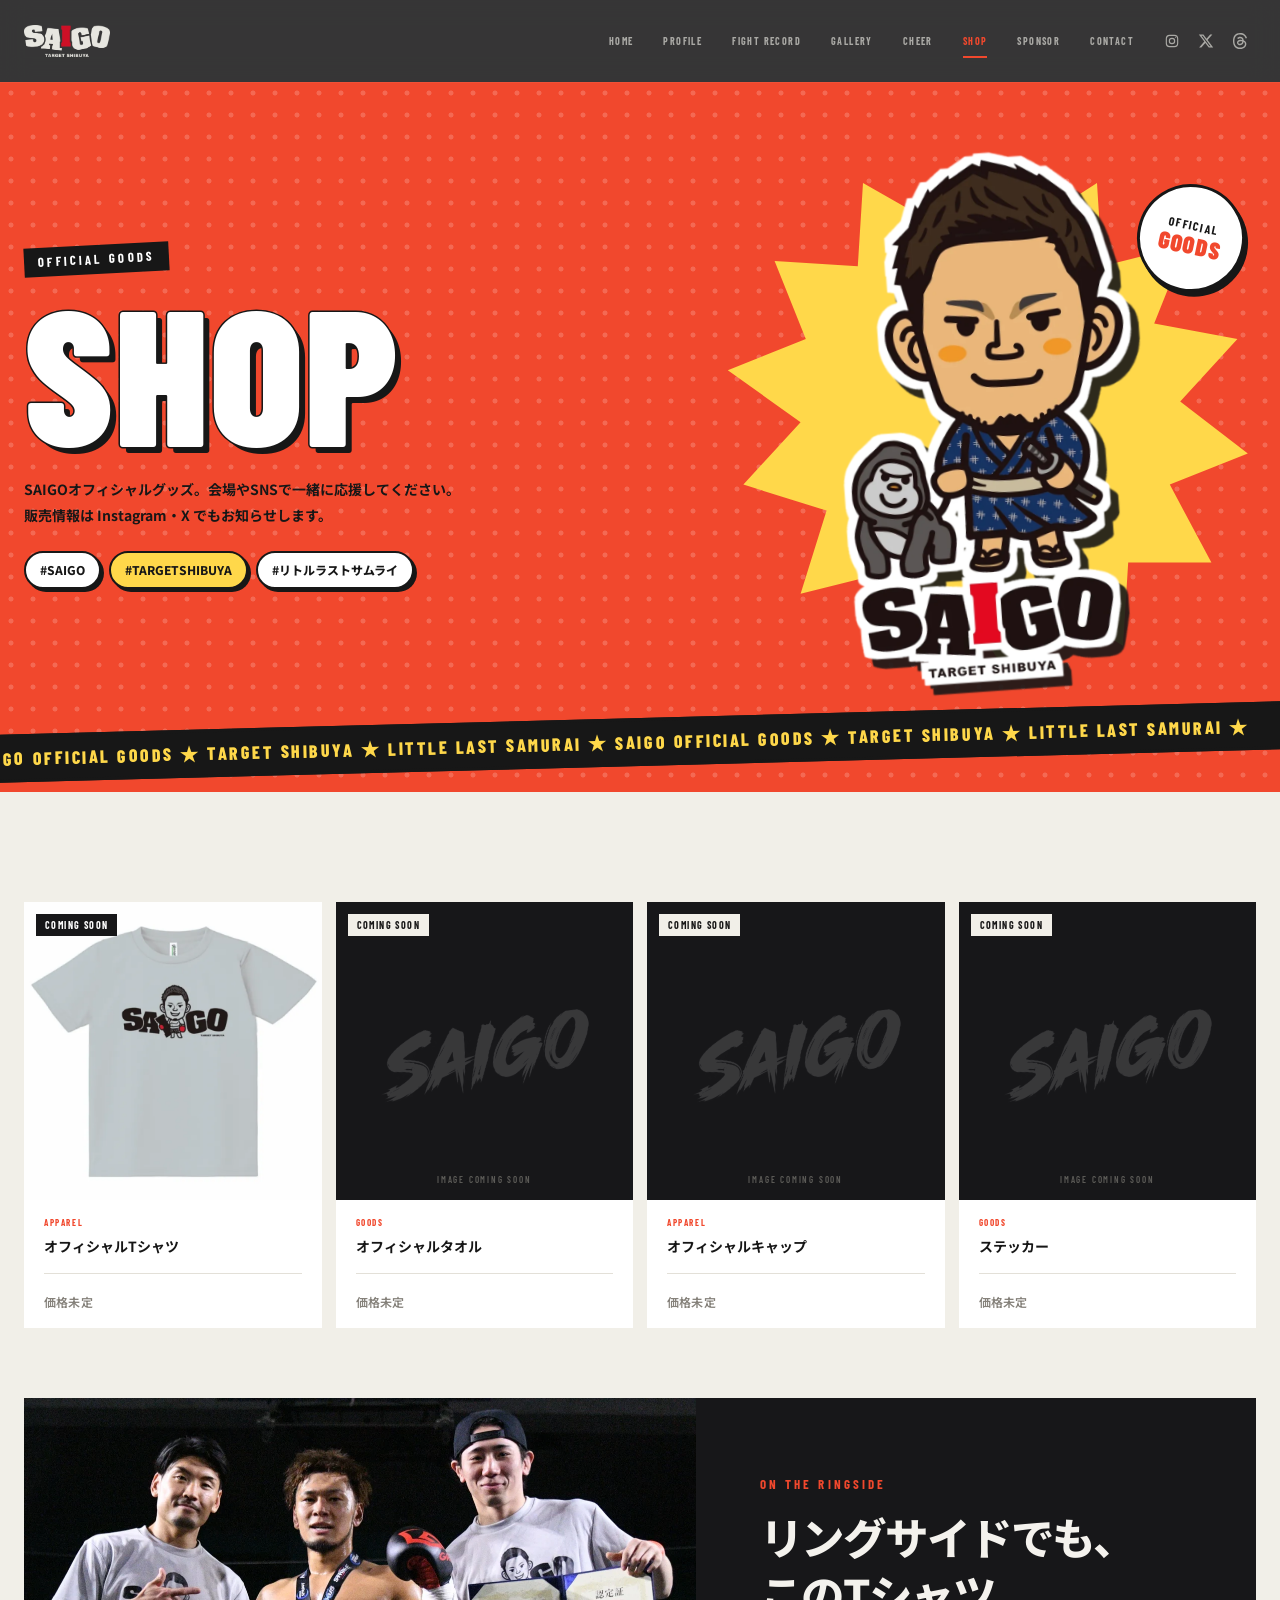
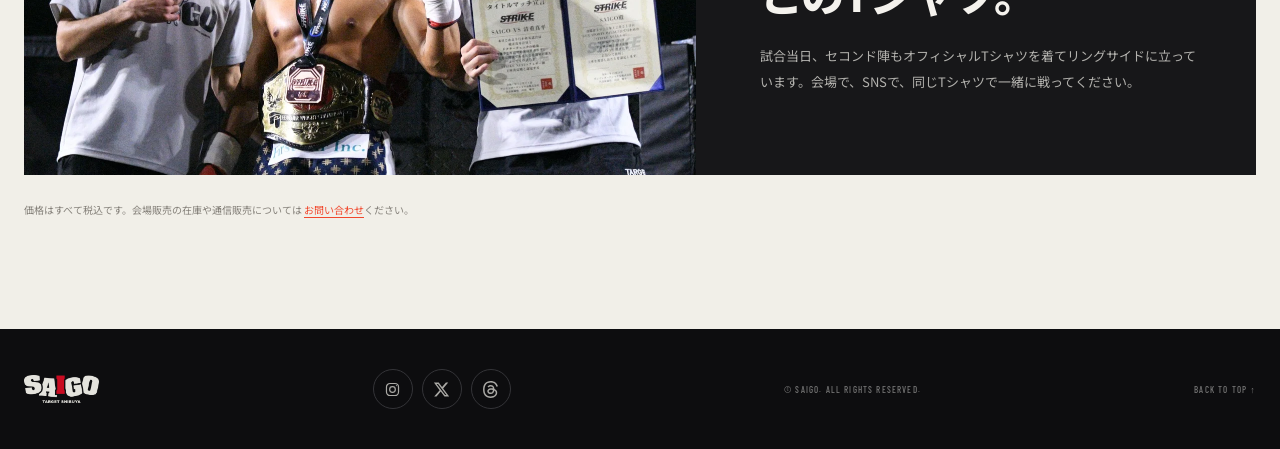
<file: shop.html>
<!doctype html>
<html lang="ja">
<head>
  <meta charset="utf-8">
  <meta name="viewport" content="width=device-width, initial-scale=1">
  <title>SHOP | SAIGO OFFICIAL SITE</title>
  <meta name="description" content="SAIGO（TARGET SHIBUYA）のオフィシャルグッズ。Tシャツなどの販売情報。">
  <meta name="theme-color" content="#0d0d0f">
  <meta property="og:type" content="website">
  <meta property="og:site_name" content="SAIGO OFFICIAL SITE">
  <meta property="og:url" content="https://saigoofficial.com/shop">
  <link rel="canonical" href="https://saigoofficial.com/shop">
  <meta property="og:title" content="SHOP | SAIGO OFFICIAL SITE">
  <meta property="og:description" content="SAIGOオフィシャルグッズで、一緒に応援しよう。">
  <!-- 共有画像・canonical は絶対URL（本番ドメイン saigoofficial.com）。Cloudflare Pages は .html を外した URL に転送するので、その形で書く -->
  <meta property="og:image" content="https://saigoofficial.com/assets/images/og-shop-v2.jpg">
  <meta property="og:image:width" content="1200">
  <meta property="og:image:height" content="630">
  <meta name="twitter:card" content="summary_large_image">
  <meta name="twitter:image" content="https://saigoofficial.com/assets/images/og-shop-v2.jpg">
  <link rel="icon" href="assets/images/favicon-32.png" sizes="32x32" type="image/png">
  <link rel="icon" href="assets/images/favicon-192.png" sizes="192x192" type="image/png">
  <link rel="apple-touch-icon" href="assets/images/apple-touch-icon.png">

  <link rel="preconnect" href="https://fonts.googleapis.com">
  <link rel="preconnect" href="https://fonts.gstatic.com" crossorigin>
  <link rel="stylesheet" href="https://fonts.googleapis.com/css2?family=Barlow+Condensed:wght@500;600;700;800;900&family=Noto+Sans+JP:wght@400..800&display=swap">
  <link rel="stylesheet" href="assets/css/style.css">
  <script src="assets/js/main.js" defer></script>
</head>
<!-- SNS などから直接開いてもらう単独ページ（オープニング演出・セクションスナップなし） -->
<body class="subpage">
  <header class="site-header">
    <a class="logo" href="index.html" aria-label="SAIGO トップへ"><img class="logo-image" src="assets/images/header-logo.webp" alt="SAIGO" width="520" height="193"></a>
    <button class="menu-button" type="button" aria-label="メニューを開く" aria-expanded="false" aria-controls="main-menu">
      <span></span><span></span><span></span>
    </button>
    <nav id="main-menu" class="menu-panel" aria-label="メインナビゲーション">
          <a href="index.html#top"><small>01</small>HOME</a>
          <a href="index.html#profile"><small>02</small>PROFILE</a>
          <a href="index.html#career"><small>03</small>FIGHT RECORD</a>
          <a href="index.html#gallery"><small>04</small>GALLERY</a>
          <a href="cheer.html"><small>05</small>CHEER</a>
          <a href="shop.html" aria-current="page"><small>06</small>SHOP</a>
          <a href="index.html#sponsor"><small>07</small>SPONSOR</a>
          <a href="index.html#contact"><small>08</small>CONTACT</a>
          <div class="menu-socials">
            <a href="https://instagram.com/saigo0306" target="_blank" rel="noreferrer" aria-label="Instagram @saigo0306">
              <svg viewBox="0 0 24 24" aria-hidden="true"><rect x="3.5" y="3.5" width="17" height="17" rx="5" /><circle cx="12" cy="12" r="4" /><circle cx="17.5" cy="6.5" r=".8" class="icon-fill" /></svg>
            </a>
            <a href="https://x.com/saigo0306" target="_blank" rel="noreferrer" aria-label="X @saigo0306">
              <svg viewBox="0 0 24 24" aria-hidden="true"><path class="icon-fill" d="M18.244 2.25h3.308l-7.227 8.26 8.502 11.24H16.17l-5.214-6.817L4.99 21.75H1.68l7.73-8.835L1.254 2.25H8.08l4.713 6.231zm-1.161 17.52h1.833L7.084 4.126H5.117z" /></svg>
            </a>
            <a href="https://www.threads.com/@saigo0306" target="_blank" rel="noreferrer" aria-label="Threads @saigo0306">
              <svg viewBox="0 0 24 24" aria-hidden="true"><path class="icon-fill" d="M12.186 24h-.007c-3.581-.024-6.334-1.205-8.184-3.509C2.35 18.44 1.5 15.586 1.472 12.01v-.017c.03-3.579.879-6.43 2.525-8.482C5.845 1.205 8.6.024 12.18 0h.014c2.746.02 5.043.725 6.826 2.098 1.677 1.29 2.858 3.13 3.509 5.467l-2.04.569c-1.104-3.96-3.898-5.984-8.304-6.015-2.91.022-5.11.936-6.54 2.717C4.307 6.504 3.616 8.914 3.589 12c.027 3.086.718 5.496 2.057 7.164 1.43 1.783 3.631 2.698 6.54 2.717 2.623-.02 4.358-.631 5.8-2.045 1.647-1.613 1.618-3.593 1.09-4.798-.31-.71-.873-1.3-1.634-1.75-.192 1.352-.622 2.446-1.284 3.272-.886 1.102-2.14 1.704-3.73 1.79-1.202.065-2.361-.218-3.259-.801-1.063-.689-1.685-1.74-1.752-2.964-.065-1.19.408-2.285 1.33-3.082.88-.76 2.119-1.207 3.583-1.291a13.853 13.853 0 0 1 3.02.142c-.126-.742-.375-1.332-.75-1.757-.513-.586-1.308-.883-2.359-.89h-.029c-.844 0-1.992.232-2.721 1.32L7.734 7.847c.98-1.454 2.568-2.256 4.478-2.256h.044c3.194.02 5.097 1.975 5.287 5.388.108.046.216.094.321.142 1.49.7 2.58 1.761 3.154 3.07.797 1.82.871 4.79-1.548 7.158-1.85 1.81-4.094 2.628-7.277 2.65Zm1.003-11.69c-.242 0-.487.007-.739.021-1.836.103-2.98.946-2.916 2.143.067 1.256 1.452 1.839 2.784 1.767 1.224-.065 2.818-.543 3.086-3.71a10.5 10.5 0 0 0-2.215-.221z" /></svg>
            </a>
          </div>
    </nav>
  </header>

  <main id="top">
    <!-- SHOP の上部：ポップな見出し＋ロゴ（ステッカー風） -->
    <section class="shop-hero" id="shop" aria-labelledby="shop-heading">
      <div class="shop-hero-copy">
        <p class="shop-hero-label">OFFICIAL GOODS</p>
        <h1 class="shop-hero-title" id="shop-heading">SHOP</h1>
        <p class="shop-hero-lead">
          SAIGOオフィシャルグッズ。会場やSNSで一緒に応援してください。<br>
          販売情報は Instagram・X でもお知らせします。
        </p>
        <ul class="shop-hero-tags" aria-label="タグ">
          <li>#SAIGO</li>
          <li>#TARGETSHIBUYA</li>
          <li>#リトルラストサムライ</li>
        </ul>
      </div>
      <div class="shop-hero-art">
        <span class="shop-hero-burst" aria-hidden="true"></span>
        <img class="shop-hero-logo" src="assets/images/shop-logo.webp" alt="SAIGO オフィシャルロゴ（キャラクター）" decoding="async" fetchpriority="high" width="720" height="1272">
        <span class="shop-hero-badge" aria-hidden="true">OFFICIAL<br><b>GOODS</b></span>
      </div>
      <!-- 下端を流れる帯 -->
      <div class="shop-ticker" aria-hidden="true">
        <div><span>SAIGO OFFICIAL GOODS ★ TARGET SHIBUYA ★ LITTLE LAST SAMURAI ★ </span><span>SAIGO OFFICIAL GOODS ★ TARGET SHIBUYA ★ LITTLE LAST SAMURAI ★ </span></div>
      </div>
    </section>

    <section class="goods-section" aria-label="グッズ一覧">
      <!-- グッズカードは main.js の goods 配列から描画 -->
      <div class="goods-list"></div>

      <!-- 着用イメージ：SAIGOとTシャツを着たセコンドの写真（横長） -->
      <div class="ringside">
        <figure class="ringside-photo">
          <img src="assets/images/supporter-team-tshirt.webp" alt="チャンピオンベルトを巻いたSAIGOと、SAIGOのTシャツを着たセコンド2人" loading="lazy" decoding="async" width="1340" height="754">
        </figure>
        <div class="ringside-body">
          <p class="section-label">ON THE RINGSIDE</p>
          <h2>リングサイドでも、<br>このTシャツ。</h2>
          <p>試合当日、セコンド陣もオフィシャルTシャツを着てリングサイドに立っています。会場で、SNSで、同じTシャツで一緒に戦ってください。</p>
        </div>
      </div>

      <p class="goods-note">
        価格はすべて税込です。会場販売の在庫や通信販売については
        <a href="index.html#contact">お問い合わせ</a>ください。
      </p>
    </section>

    <footer>
      <a class="logo" href="index.html" aria-label="SAIGO トップへ"><img class="logo-image" loading="lazy" decoding="async" src="assets/images/header-logo.webp" alt="SAIGO" width="520" height="193"></a>
      <div class="footer-socials" aria-label="SAIGO SNS">
        <a href="https://instagram.com/saigo0306" target="_blank" rel="noreferrer" aria-label="Instagram @saigo0306">
          <svg viewBox="0 0 24 24" aria-hidden="true"><rect x="3.5" y="3.5" width="17" height="17" rx="5" /><circle cx="12" cy="12" r="4" /><circle cx="17.5" cy="6.5" r=".8" class="icon-fill" /></svg>
        </a>
        <a href="https://x.com/saigo0306" target="_blank" rel="noreferrer" aria-label="X @saigo0306">
          <svg viewBox="0 0 24 24" aria-hidden="true"><path class="icon-fill" d="M18.244 2.25h3.308l-7.227 8.26 8.502 11.24H16.17l-5.214-6.817L4.99 21.75H1.68l7.73-8.835L1.254 2.25H8.08l4.713 6.231zm-1.161 17.52h1.833L7.084 4.126H5.117z" /></svg>
        </a>
        <a href="https://www.threads.com/@saigo0306" target="_blank" rel="noreferrer" aria-label="Threads @saigo0306">
          <svg viewBox="0 0 24 24" aria-hidden="true"><path class="icon-fill" d="M12.186 24h-.007c-3.581-.024-6.334-1.205-8.184-3.509C2.35 18.44 1.5 15.586 1.472 12.01v-.017c.03-3.579.879-6.43 2.525-8.482C5.845 1.205 8.6.024 12.18 0h.014c2.746.02 5.043.725 6.826 2.098 1.677 1.29 2.858 3.13 3.509 5.467l-2.04.569c-1.104-3.96-3.898-5.984-8.304-6.015-2.91.022-5.11.936-6.54 2.717C4.307 6.504 3.616 8.914 3.589 12c.027 3.086.718 5.496 2.057 7.164 1.43 1.783 3.631 2.698 6.54 2.717 2.623-.02 4.358-.631 5.8-2.045 1.647-1.613 1.618-3.593 1.09-4.798-.31-.71-.873-1.3-1.634-1.75-.192 1.352-.622 2.446-1.284 3.272-.886 1.102-2.14 1.704-3.73 1.79-1.202.065-2.361-.218-3.259-.801-1.063-.689-1.685-1.74-1.752-2.964-.065-1.19.408-2.285 1.33-3.082.88-.76 2.119-1.207 3.583-1.291a13.853 13.853 0 0 1 3.02.142c-.126-.742-.375-1.332-.75-1.757-.513-.586-1.308-.883-2.359-.89h-.029c-.844 0-1.992.232-2.721 1.32L7.734 7.847c.98-1.454 2.568-2.256 4.478-2.256h.044c3.194.02 5.097 1.975 5.287 5.388.108.046.216.094.321.142 1.49.7 2.58 1.761 3.154 3.07.797 1.82.871 4.79-1.548 7.158-1.85 1.81-4.094 2.628-7.277 2.65Zm1.003-11.69c-.242 0-.487.007-.739.021-1.836.103-2.98.946-2.916 2.143.067 1.256 1.452 1.839 2.784 1.767 1.224-.065 2.818-.543 3.086-3.71a10.5 10.5 0 0 0-2.215-.221z" /></svg>
        </a>
      </div>
      <p>© SAIGO. ALL RIGHTS RESERVED.</p>
      <a href="#top">BACK TO TOP ↑</a>
    </footer>
  </main>
</body>
</html>
</file>
<file: assets/css/style.css>
/* ==========================================================================
   SAIGO Official Site
   ========================================================================== */

/* Base reset (Tailwind preflight 相当) ------------------------------------ */
@layer base {
  *,::before,::after,::backdrop { box-sizing: border-box; margin: 0; padding: 0; border: 0 solid; }
  html { line-height: 1.5; -webkit-text-size-adjust: 100%; tab-size: 4; -webkit-tap-highlight-color: transparent; }
  h1,h2,h3,h4,h5,h6 { font-size: inherit; font-weight: inherit; }
  b,strong { font-weight: bolder; }
  small { font-size: 80%; }
  ol,ul,menu { list-style: none; }
  img,svg,video,canvas,audio,iframe,embed,object { display: block; vertical-align: middle; }
  img,video { max-width: 100%; height: auto; }
  button,input,select,optgroup,textarea {
    font: inherit; font-feature-settings: inherit; letter-spacing: inherit;
    color: inherit; border-radius: 0; background-color: transparent; opacity: 1;
  }
  ::placeholder { opacity: 1; color: color-mix(in oklab,currentColor 50%,transparent); }
  textarea { resize: vertical; }
  button,input:where([type=button],[type=reset],[type=submit]) { appearance: button; }
  [hidden]:where(:not([hidden=until-found])) { display: none !important; }
  summary { display: list-item; }

  html { max-width: 100%; overflow-x: hidden; }
  body { min-width: 320px; max-width: 100%; height: 100svh; overflow: hidden; }
  a { color: inherit; text-decoration: none; }
}

:root {
  color: #161616;
  background: #f1efe8;
  font-family: 'Noto Sans JP', sans-serif;
  scroll-behavior: smooth;
  --orange: #f1482d;
  --black: #0d0d0f;
  --cream: #f1efe8;
}

/* Intro ------------------------------------------------------------------- */
.intro-sequence {
  position: fixed; inset: 0; z-index: 1000; display: none; overflow: hidden; color: white; background: #050608;
  animation: intro-exit 5.2s ease-in-out forwards;
}
.intro-active .intro-sequence { display: block; }
.intro-smoke { position: absolute; inset: -20%; overflow: hidden; }
.intro-smoke span {
  position: absolute; width: 58vw; height: 58vw; min-width: 420px; min-height: 420px;
  border-radius: 50%; opacity: 0;
  background: radial-gradient(circle,rgba(82,118,147,.82) 0,rgba(32,61,86,.52) 34%,transparent 72%);
  filter: blur(20px); mix-blend-mode: screen; will-change: transform,opacity;
  animation: intro-smoke-bloom 2.25s ease-in-out forwards;
}
.intro-smoke span:nth-child(1) { top: -15%; left: -12%; }
.intro-smoke span:nth-child(2) { top: 22%; right: -16%; animation-delay: .18s; }
.intro-smoke span:nth-child(3) { bottom: -30%; left: 19%; animation-delay: .35s; }
.intro-smoke span:nth-child(4) { top: -28%; right: 22%; animation-delay: .52s; }
.intro-smoke span:nth-child(5) {
  top: 12%; left: 24%; width: 46vw; height: 46vw; animation-delay: .12s;
}
.intro-smoke span:nth-child(6) {
  right: 10%; bottom: -38%; width: 68vw; height: 68vw; animation-delay: .66s;
}
.intro-smoke span:nth-child(7) {
  top: -22%; left: 42%; width: 40vw; height: 40vw; animation-delay: .28s;
}
.intro-smoke span:nth-child(8) {
  bottom: -24%; left: -18%; width: 72vw; height: 72vw; animation-delay: .78s;
}
.intro-smoke span:nth-child(9) {
  top: 32%; left: 38%; width: 52vw; height: 52vw; animation-delay: .05s;
}
.intro-smoke span:nth-child(10) {
  top: -38%; left: -24%; width: 76vw; height: 76vw; animation-delay: .58s;
}
.intro-smoke span:nth-child(11) {
  right: -28%; bottom: 4%; width: 78vw; height: 78vw; animation-delay: .32s;
}
.intro-smoke span:nth-child(12) {
  top: 18%; left: -4%; width: 44vw; height: 44vw; animation-delay: .9s;
}
/* 画面中央を通る斜めの線。どの画面比率でも端から端まで届くよう長さは 160vmax */
.intro-slash {
  position: absolute; z-index: 3; top: 50%; left: 50%; width: 160vmax; height: 4px;
  transform: translate(-50%,-50%) rotate(-18deg); pointer-events: none;
}
.intro-slash::before {
  position: absolute; inset: 0; transform: scaleX(0); transform-origin: left center; opacity: 0;
  background: linear-gradient(90deg,transparent 0,#fff 12%,#cde7f4 48%,#fff 88%,transparent 100%);
  box-shadow: 0 0 12px #fff,0 0 36px #7fc8e8,0 0 80px rgba(100,185,225,.8);
  animation: intro-slash 1s cubic-bezier(.2,.8,.15,1) 1.65s forwards;
  content: '';
}
.intro-logo {
  position: absolute; z-index: 4; top: 50%; left: 50%; width: min(76vw,920px); height: auto;
  opacity: 0; transform: translate(-50%,-50%) scale(1.28) rotate(-3deg);
  filter: drop-shadow(0 0 24px rgba(255,255,255,.22));
  animation: intro-logo-in 1.25s cubic-bezier(.16,.84,.22,1) 2.35s forwards;
}
.intro-skip {
  position: absolute; right: 24px; bottom: 20px; z-index: 6; padding: 8px;
  border: 0; color: #74777b; background: transparent;
  font: 600 9px/1 'Barlow Condensed'; letter-spacing: .2em; cursor: pointer;
}
@keyframes intro-smoke-bloom {
  0% { opacity: 0; transform: scale(.58) translate3d(0,18%,0); }
  48% { opacity: .96; }
  100% { opacity: .62; transform: scale(1.3) translate3d(8%,-9%,0); }
}
@keyframes intro-slash {
  0% { opacity: 0; transform: scaleX(0); }
  12% { opacity: 1; }
  62% { opacity: 1; transform: scaleX(1); }
  100% { opacity: 0; transform: scaleX(1); }
}
@keyframes intro-logo-in {
  0% { opacity: 0; transform: translate(-50%,-50%) scale(1.28) rotate(-3deg); filter: blur(8px) drop-shadow(0 0 45px white); }
  35% { opacity: 1; }
  100% { opacity: 1; transform: translate(-50%,-50%) scale(1) rotate(0); filter: blur(0) drop-shadow(0 0 20px rgba(255,255,255,.14)); }
}
@keyframes intro-exit {
  0%,78% { opacity: 1; visibility: visible; }
  100% { opacity: 0; visibility: hidden; }
}

/* Layout ------------------------------------------------------------------ */
main {
  width: 100%; height: 100svh; overflow-x: hidden; overflow-y: auto;
  scroll-snap-type: y mandatory; scroll-padding-top: 82px;
  overscroll-behavior-y: contain; scroll-behavior: smooth;
}
.dark-shell { padding-top: 82px; color: #f4f2ed; background: var(--black); }
.snap-section {
  height: calc(100svh - 82px); min-height: calc(100svh - 82px);
  overflow-x: hidden; overflow-y: auto;
  scrollbar-width: none;
  scroll-snap-align: start;
  scroll-snap-stop: always;
}
.snap-section::-webkit-scrollbar { display: none; }
.snap-section-long { scroll-snap-stop: always; }
.overview-section {
  display: grid; grid-template-columns: .9fr 1.1fr; grid-template-rows: auto auto auto 1fr;
  gap: 30px 38px; align-content: start;
  padding: 32px max(24px,calc((100vw - 1240px)/2)) 42px;
  overflow-x: hidden; overflow-y: auto; background: var(--black);
}
.overview-section .next-fight {
  grid-column: 1/-1; width: 100%; padding-inline: 24px;
}
.fight-tagline {
  grid-column: 1/-1; display: flex; min-height: 70px; align-items: center; justify-content: space-between;
  padding: 16px 24px; border-left: 4px solid var(--orange); background: #0b0b0d;
}
.fight-tagline strong { font-size: clamp(17px,2vw,25px); letter-spacing: -.03em; }
.fight-tagline span {
  padding: 7px 11px; color: white; background: var(--orange);
  font-size: clamp(12px,1.2vw,16px); font-weight: 800; letter-spacing: .12em;
}

/* Header ------------------------------------------------------------------ */
.site-header {
  position: fixed; z-index: 100; top: 0; left: 0; display: flex; align-items: center;
  width: 100%; height: 82px; padding: 0 max(24px,calc((100vw - 1240px)/2)); color: #f4f2ed;
  background: rgba(13,13,15,.82); backdrop-filter: blur(14px);
  box-shadow: 0 1px 0 rgba(255,255,255,.05);
}
.logo { font: 800 26px/1 'Barlow Condensed', sans-serif; letter-spacing: .08em; }
.logo span { color: var(--orange); }
/* ヘッダーのロゴ（キャラ入り。暗い背景でも見えるよう白フチ付きの画像） */
/* ヘッダー・フッターのロゴ（白文字＋赤い I の画像） */
.logo:has(.logo-image) { display: flex; align-items: center; }
.logo-image { display: block; width: auto; height: 32px; transition: transform .2s ease; }
.logo:hover .logo-image { transform: scale(1.04); }
footer .logo-image { height: 28px; }
.menu-button {
  position: relative; z-index: 2; display: flex; width: 48px; height: 48px; margin-left: auto;
  flex-direction: column; align-items: flex-end; justify-content: center; gap: 6px;
  border: 0; color: white; background: transparent; cursor: pointer;
}
.menu-button span { width: 27px; height: 2px; background: currentColor; transition: transform .25s ease,width .25s ease,opacity .2s ease; }
.menu-button span:nth-child(2) { width: 19px; }
.menu-button.is-open span:first-child { width: 27px; transform: translateY(8px) rotate(45deg); }
.menu-button.is-open span:nth-child(2) { opacity: 0; }
.menu-button.is-open span:last-child { transform: translateY(-8px) rotate(-45deg); }
.menu-panel {
  position: absolute; top: 67px; right: 0; display: grid; width: min(390px,calc(100vw - 30px));
  padding: 18px 24px 24px; border-top: 2px solid var(--orange); background: #171719;
  box-shadow: 0 25px 45px rgba(0,0,0,.45); opacity: 0; visibility: hidden;
  transform: translateY(-10px); transition: opacity .22s ease,transform .22s ease,visibility .22s;
}
.menu-panel.is-open { opacity: 1; visibility: visible; transform: translateY(0); }
.menu-panel > a {
  display: flex; align-items: center; min-height: 58px; border-bottom: 1px solid #343438;
  color: #deddd8; font-size: 13px; font-weight: 600;
}
.menu-panel > a small { width: 42px; color: var(--orange); font: 600 9px/1 'Barlow Condensed'; }
.menu-panel > a:hover { color: white; }
.menu-socials { display: flex; gap: 6px; margin: 22px 0 0 -10px; }
.menu-socials a { display: grid; width: 42px; height: 42px; place-items: center; color: #aaa9a5; transition: color .2s ease; }
.menu-socials a:hover { color: var(--orange); }
.menu-panel .menu-support {
  justify-content: space-between; min-height: 50px; margin-top: 18px; padding: 0 16px;
  border: 0; color: white; background: var(--orange); font: 700 11px/1 'Barlow Condensed'; letter-spacing: .12em;
}

/* Hero -------------------------------------------------------------------- */
.hero {
  position: relative; display: flex; align-items: center;
  width: 100%; min-height: calc(100svh - 82px); margin: auto; padding: 52px 0;
  /* 背景・人物は画面端まで。文字だけヘッダーのロゴ位置にそろえる */
  --hero-gutter: max(24px,calc((100vw - 1240px)/2));
}
/* 画面幅いっぱいの煙・人物がヒーロー枠で四角く切れないようにする（横はみ出しは main で切る） */
.hero.snap-section { overflow: visible; }
.hero::after {
  position: absolute; inset: 0; z-index: 1; pointer-events: none;
  background:
    linear-gradient(90deg,#0d0d0f 0 26%,rgba(13,13,15,.96) 39%,rgba(13,13,15,.28) 67%,transparent 85%),
    linear-gradient(0deg,#0d0d0f 0,transparent 25%);
  content: '';
}
.hero-copy { position: relative; z-index: 3; width: 60%; padding-left: var(--hero-gutter); transform: translateY(-2%); }
.hero-image {
  position: absolute; z-index: 1; top: 0; right: -3%; bottom: 0; width: 65%;
  display: flex; justify-content: center; align-items: flex-start; overflow: hidden;
}
.hero-image::before {
  position: absolute; right: 1%; bottom: 1%; width: 76%; height: 42%;
  border-radius: 50%; background: var(--orange); opacity: .1; filter: blur(75px); content: '';
}
.hero-image img {
  position: relative; z-index: 1; width: auto; height: 100%; max-width: none;
  object-fit: contain; object-position: center top;
  filter: brightness(1.18) drop-shadow(24px 16px 25px rgba(0,0,0,.55));
}
.smoke {
  position: absolute; z-index: 2; top: 0; bottom: 0; left: 50%; width: 100vw;
  overflow: hidden; pointer-events: none; transform: translateX(-50%);
}
.smoke-filter { position: absolute; width: 0; height: 0; }
.smoke span {
  position: absolute; bottom: -52%; width: 430px; height: 150%; border-radius: 48%;
  background:
    radial-gradient(ellipse at 46% 18%,rgba(78,107,132,.65) 0 7%,rgba(42,69,94,.32) 15%,transparent 31%),
    radial-gradient(ellipse at 62% 43%,rgba(68,98,126,.58) 0 9%,rgba(34,59,84,.28) 20%,transparent 39%),
    radial-gradient(ellipse at 35% 69%,rgba(57,87,113,.52) 0 10%,rgba(27,49,72,.24) 23%,transparent 44%),
    linear-gradient(90deg,transparent 8%,rgba(28,54,78,.18) 33%,rgba(72,102,128,.52) 50%,rgba(29,55,79,.2) 68%,transparent 92%);
  filter: url(#smoke-warp) blur(13px); mix-blend-mode: screen; opacity: 0;
}
/* ヒーローが画面外にある間は煙の描画を止める（main.js が is-offscreen を付与） */
.hero.is-offscreen .smoke span { animation-play-state: paused; }
.smoke span:nth-child(1) {
  right: 4%; bottom: -54%; left: auto; animation: aura-rise 19s ease-in-out -4s infinite;
}
.smoke span:nth-child(2) {
  right: 24%; bottom: -33%; left: auto; width: 390px; animation: aura-drift 24s ease-in-out -15s infinite;
}
.smoke span:nth-child(3) {
  right: -10%; bottom: -24%; width: 360px; animation: aura-rise 27s ease-in-out -19s infinite;
}
.smoke span:nth-child(4) {
  right: 12%; bottom: -68%; width: 520px; animation: aura-drift 31s ease-in-out -8s infinite;
}
@keyframes aura-rise {
  0%,100% { opacity: .24; transform: translate3d(4%,10%,0) scale(.82) rotate(-4deg); }
  35% { opacity: .58; transform: translate3d(-5%,-7%,0) scale(1.03) rotate(3deg); }
  68% { opacity: .38; transform: translate3d(7%,-17%,0) scale(1.16) rotate(-2deg); }
}
@keyframes aura-drift {
  0%,100% { opacity: .2; transform: translate3d(-3%,12%,0) scale(.86) rotate(5deg); }
  32% { opacity: .44; transform: translate3d(8%,-3%,0) scale(1.08) rotate(-3deg); }
  72% { opacity: .33; transform: translate3d(-8%,-14%,0) scale(1.2) rotate(4deg); }
}
.kicker,.section-label { color: var(--orange); font: 700 13px/1 'Barlow Condensed', sans-serif; letter-spacing: .24em; }
.kicker-mobile { display: none; }
.hero-name-image {
  display: block; width: min(760px,100%); height: auto; margin-top: 20px;
  filter: drop-shadow(10px 12px 0 rgba(255,255,255,.025));
}
.hero-titles { display: flex; flex-direction: column; align-items: flex-start; gap: 12px; margin-top: 42px; }
.hero-title {
  display: inline-block; margin-top: 0; padding-left: 16px; border-left: 4px solid var(--orange);
  font-size: clamp(20px,2vw,28px); font-weight: 800; line-height: 1.3; letter-spacing: -.045em;
}
.hero-lead { margin: 18px 0 0 20px; color: #b2b1ad; font-size: 11px; line-height: 1.9; letter-spacing: .02em; }
.scroll-cue { display: none; }
/* JS で1文字ずつ分割するまでは非表示（チラつき防止） */
[data-stagger]:not(.is-split) { visibility: hidden; }
.reveal-character { display: inline-block; opacity: 0; transform: translateY(.8em) rotate(3deg); }
.hero-image { opacity: 0; transform: translateX(5%) scale(1.03); }
.hero-name-image { opacity: 0; clip-path: inset(0 100% 0 0); }
.hero-actions { opacity: 0; }
.top-ready .reveal-character {
  animation: character-reveal .48s cubic-bezier(.2,.72,.2,1) var(--character-delay) forwards;
}
.top-ready .hero-image { animation: person-reveal 1.15s cubic-bezier(.16,.8,.2,1) .15s forwards; }
.top-ready .hero-name-image { animation: brush-name-reveal .9s cubic-bezier(.16,.8,.2,1) .42s forwards; }
.top-ready .hero-actions { animation: element-rise .65s ease 2.05s forwards; }
.top-ready .scroll-cue { animation: element-rise .55s ease 2.3s forwards; }
@keyframes character-reveal {
  0% { opacity: 0; transform: translateY(.8em) rotate(3deg); filter: blur(3px); }
  100% { opacity: 1; transform: translateY(0) rotate(0); filter: blur(0); }
}
@keyframes person-reveal {
  0% { opacity: 0; transform: translateX(5%) scale(1.03); filter: brightness(.65) blur(5px); }
  100% { opacity: 1; transform: translateX(0) scale(1); filter: brightness(1); }
}
@keyframes brush-name-reveal {
  0% { opacity: 0; clip-path: inset(0 100% 0 0); transform: translateX(-3%) scale(1.08); }
  100% { opacity: 1; clip-path: inset(0 0 0 0); transform: translateX(0) scale(1); }
}
@keyframes element-rise {
  from { opacity: 0; transform: translateY(14px); }
  to { opacity: 1; transform: translateY(0); }
}

/* Scroll reveal ----------------------------------------------------------- */
/* セクションは画面に入る少し手前から短く表示する（main.js で一度だけ is-visible を付与） */
.scroll-reveal {
  opacity: 0; transition:
    opacity .45s ease-out,
    transform .55s cubic-bezier(.2,.7,.2,1);
}
.scroll-reveal.reveal-up { transform: translate3d(0,24px,0); }
.scroll-reveal.reveal-left { transform: translate3d(-24px,0,0); }
.scroll-reveal.is-visible { opacity: 1; transform: none; }
.scroll-reveal.is-visible .fight-card,
.scroll-reveal.is-visible .goods-card {
  animation: scroll-child-rise .4s both;
}
.scroll-reveal.is-visible .fight-card:nth-child(2),
.scroll-reveal.is-visible .goods-card:nth-child(2) { animation-delay: .05s; }
.scroll-reveal.is-visible .fight-card:nth-child(3),
.scroll-reveal.is-visible .goods-card:nth-child(3) { animation-delay: .1s; }
.scroll-reveal.is-visible .goods-card:nth-child(4) { animation-delay: .15s; }
@keyframes scroll-child-rise {
  from { opacity: 0; transform: translateY(14px); }
  to { opacity: 1; transform: translateY(0); }
}
.hero-actions {
  position: absolute; bottom: 34px; left: var(--hero-gutter); z-index: 4; display: flex; gap: 12px;
}
/* トップのボタンは文字を大きめに */
.hero-actions .button { min-width: 200px; font-size: 14px; }
/* SNSアイコン（スマホのみ表示。ボタンの上に横並び） */
.hero-socials { display: none; }
/* 小さなサービス名（Instagram など）の下に丸いアイコン */
.hero-socials a { display: flex; flex-direction: column; align-items: center; gap: 6px; color: #f4f2ed; }
.hero-socials small { color: #a8a6a0; font: 600 9px/1 'Barlow Condensed',sans-serif; letter-spacing: .14em; }
.hero-social-icon {
  display: grid; width: 42px; height: 42px; place-items: center; border: 1px solid rgba(255,255,255,.28); border-radius: 50%;
  background: rgba(13,13,15,.45); transition: border-color .2s ease,background .2s ease;
}
.hero-socials a:hover .hero-social-icon { border-color: var(--orange); background: var(--orange); }
.hero-socials svg { width: 18px; height: 18px; fill: none; stroke: currentColor; stroke-linecap: round; stroke-linejoin: round; stroke-width: 1.7; }
.hero-socials .icon-fill { fill: currentColor; stroke: none; }
.button {
  display: flex; align-items: center; justify-content: space-between; min-width: 184px; padding: 17px 20px;
  border: 1px solid #777; font-size: 11px; font-weight: 700;
}
.button.primary { border-color: var(--orange); background: var(--orange); }
.button span { font-size: 17px; line-height: 1; }

/* Next fight -------------------------------------------------------------- */
.next-fight {
  display: grid; grid-template-columns: 105px 1fr 150px auto; gap: 14px 20px; align-items: center;
  min-height: 108px; padding: 20px max(24px, calc((100vw - 1240px)/2)); border-block: 1px solid #2d2d30; background: #121214;
}
/* 対戦カード（1段目）と日時・会場（2段目）を中央列に縦積みし、それ以外は2段ぶち抜き */
.next-fight > .section-label,.next-countdown,.next-fight > a { grid-row: 1/3; }
.next-data { grid-column: 2; grid-row: 1; }
.next-venue { grid-column: 2; grid-row: 2; }
.next-countdown { grid-column: 3; }
.next-fight > a { grid-column: 4; }
.next-data,.next-venue { display: flex; flex-wrap: wrap; align-items: baseline; gap: 6px 18px; }
.next-data small { flex-basis: 100%; color: var(--orange); font: 700 11px/1 'Barlow Condensed'; letter-spacing: .15em; }
.next-data strong { font-size: clamp(22px,2.4vw,32px); line-height: 1.2; }
.next-data strong em { margin-inline: 8px; color: #777; font: 600 13px/1 'Barlow Condensed'; }
.next-data span,.next-venue span,.next-venue > small { color: #8a8985; font-size: 13px; }
.next-venue strong { font: 800 28px/1 'Barlow Condensed'; letter-spacing: .03em; }
.next-venue strong small { color: var(--orange); font-size: 12px; }
.next-countdown {
  display: flex; min-height: 78px; flex-direction: column; justify-content: center;
  padding-left: 18px; border-left: 1px solid #3a3a3d;
}
.next-countdown > small { color: #8a8985; font-size: 8px; font-weight: 600; }
.next-countdown > strong { display: flex; align-items: baseline; margin-top: 5px; color: white; font: 800 34px/.85 'Barlow Condensed'; }
.next-countdown > strong em { margin-left: 4px; color: var(--orange); font-size: 13px; font-style: normal; }
.next-countdown time { margin-top: 7px; color: #555450; font: 500 7px/1 'Barlow Condensed'; letter-spacing: .1em; }
.next-countdown .countdown-today,.next-countdown .countdown-finished { color: var(--orange); font-size: 20px; line-height: 1; }
.next-fight > a { padding: 12px 18px; border: 1px solid #777; font-size: 10px; }

.video-frame { position: relative; aspect-ratio: 16/9; overflow: hidden; background: #18181b; }
.video-frame::before {
  position: absolute; top: 0; left: 0; z-index: 1; width: 4px; height: 100%; background: var(--orange);
  pointer-events: none; content: '';
}
.video-frame iframe { width: 100%; height: 100%; border: 0; }
.video-facade { position: relative; display: block; width: 100%; height: 100%; padding: 0; border: 0; background: #000; cursor: pointer; }
.video-facade img { width: 100%; height: 100%; object-fit: cover; opacity: .82; transition: opacity .2s ease; }
.video-facade:hover img { opacity: 1; }
.video-play {
  position: absolute; top: 50%; left: 50%; width: 68px; height: 48px; border-radius: 12px;
  background: var(--orange); transform: translate(-50%,-50%); box-shadow: 0 8px 24px rgba(0,0,0,.4);
}
.video-play::after {
  position: absolute; top: 50%; left: 54%; border-block: 10px solid transparent; border-left: 17px solid white;
  transform: translate(-50%,-50%); content: '';
}

/* GALLERY セクション：上に写真の立体スライダー、下に試合動画（背景は同じ黒で続ける） */
.gallery-section { background: #050506; }
/* スライダーのぼかし背景を下に向かって消し、下の試合動画と境目なくつなげる */
.gallery-section .depth-bg { -webkit-mask-image: linear-gradient(to bottom,#000 70%,transparent); mask-image: linear-gradient(to bottom,#000 70%,transparent); }
.movie-block { display: flex; flex-direction: column; gap: 28px; padding: 20px max(24px,calc((100vw - 1240px)/2)) 90px; color: #f4f2ed; }
.movie-head h3 { margin-top: 14px; font-size: clamp(25px,3vw,40px); font-weight: 800; line-height: 1.3; letter-spacing: -.04em; }
/* 試合動画：横スクロール（PCは2枚＋次がのぞく幅、スマホは1枚＋次がのぞく幅） */
.movie-list {
  display: flex; gap: 16px; margin: 0 calc(-1 * max(24px,calc((100vw - 1240px)/2)));
  padding: 0 max(24px,calc((100vw - 1240px)/2)) 14px; overflow-x: auto; overscroll-behavior-x: contain;
  scroll-snap-type: x mandatory; scroll-padding-inline: max(24px,calc((100vw - 1240px)/2));
  list-style: none; scrollbar-width: thin; scrollbar-color: #3a3a3e transparent;
}
.movie-list:focus-visible { outline: 2px solid var(--orange); outline-offset: 4px; }
.movie-card { flex: 0 0 min(560px,44%); scroll-snap-align: start; }
.movie-meta { display: flex; flex-direction: column; gap: 6px; margin-top: 14px; }
.movie-meta span { color: var(--orange); font: 700 12px/1 'Barlow Condensed',sans-serif; letter-spacing: .14em; }
.movie-meta b { font-size: 16px; font-weight: 800; letter-spacing: -.02em; }

/* Profile ----------------------------------------------------------------- */
.profile-section,.sponsor-section { padding: 110px max(24px, calc((100vw - 1240px)/2)); }
.profile-section { display: grid; grid-template-columns: .82fr 1.18fr; gap: clamp(60px,8vw,110px); background: var(--cream); }
.section-intro h2,.sponsor-head h2,.contact-section h2 {
  margin-top: 23px; font-size: clamp(36px,5vw,68px); font-weight: 800; line-height: 1.25; letter-spacing: -.065em;
}
.profile-message {
  position: relative; max-width: 600px; padding: 3px 0 3px 22px; color: #3f3d39;
  border-left: 3px solid var(--orange); font-size: 14px; font-weight: 600; line-height: 2.15;
}
/* 人物だけを切り抜いた全身の写真を、枠なしでそのまま立たせる */
.profile-photo { position: relative; max-width: 300px; margin-top: 35px; }
.profile-photo img { display: block; width: 100%; height: auto; filter: drop-shadow(14px 18px 22px rgba(30,25,15,.22)); }
.profile-photo figcaption {
  margin-top: 16px; color: #8a867e; font: 600 9px/1 'Barlow Condensed'; letter-spacing: .16em;
}
.profile-content dl { margin-top: 45px; border-top: 2px solid #161616; }
.profile-content dl div { display: grid; grid-template-columns: 30% 70%; padding: 17px 0; border-bottom: 1px solid #c7c4bb; font-size: 12px; }
.profile-content dt { color: #77736b; font-size: 10px; font-weight: 600; letter-spacing: .08em; }
.profile-content dd { font-weight: 600; }
.profile-content dd small { color: #8a867e; font-size: 9px; font-weight: 500; }
.profile-content dl .profile-title { grid-template-columns: 30% 70%; padding-block: 21px; }
.profile-title dd { color: var(--orange); line-height: 1.5; }

/* Record ------------------------------------------------------------------ */
.record-section { padding: 110px max(24px, calc((100vw - 1240px)/2)); background: #fff; }
.record-heading { display: grid; grid-template-columns: .48fr 1.52fr; gap: 48px; align-items: end; }
.record-heading h2 { margin-top: 18px; font-size: clamp(54px,7vw,92px); font-weight: 800; line-height: 1; letter-spacing: -.07em; }
.record-summary {
  position: relative; display: grid; grid-template-columns: 215px 1fr; align-items: center; gap: 28px;
  min-height: 292px; overflow: hidden; padding: 74px 32px 30px; color: white;
  background:
    linear-gradient(115deg,transparent 0 67%,rgba(241,72,45,.055) 67% 68%,transparent 68%),
    #111113;
  clip-path: polygon(0 0,calc(100% - 22px) 0,100% 22px,100% 100%,0 100%);
}
.record-summary::before {
  position: absolute; top: 0; right: 22px; left: 0; height: 3px; background: var(--orange); content: '';
}
.record-summary::after {
  position: absolute; right: -42px; bottom: -55px; color: rgba(255,255,255,.025);
  font: 900 140px/1 'Barlow Condensed'; content: 'RECORD';
}
.summary-head {
  position: absolute; top: 23px; right: 32px; left: 32px; display: flex; align-items: center;
  padding-bottom: 14px; border-bottom: 1px solid #303034; font-family: 'Barlow Condensed',sans-serif;
}
.summary-head > span { color: #74736f; font-size: 9px; font-weight: 600; letter-spacing: .22em; }
.summary-head > strong { margin-left: 20px; font-size: 14px; letter-spacing: .08em; }
.summary-head > b {
  margin-left: auto; color: #858480; font-size: 9px; font-weight: 600; letter-spacing: .14em;
}
.summary-head em {
  margin-left: 8px; color: var(--orange); font-size: 18px; font-style: normal; font-weight: 800;
}
.rate-ring {
  position: relative; display: grid; width: 184px; aspect-ratio: 1; place-self: center; place-content: center;
  border: 8px solid #242426; border-radius: 50%; color: #fff; text-align: center;
  background:
    radial-gradient(circle at center,#171719 0 56%,transparent 57%),
    conic-gradient(from -90deg,var(--orange) 0 var(--rate,0%),#353539 var(--rate,0%) 100%);
  box-shadow:
    inset 0 0 0 6px #171719,
    inset 0 0 0 7px rgba(255,255,255,.09),
    0 12px 25px rgba(0,0,0,.3);
}
@property --rate {
  syntax: '<percentage>';
  inherits: false;
  initial-value: 0%;
}
.record-section.is-counted .rate-ring { animation: rate-fill 1.6s cubic-bezier(.16,.8,.2,1) .15s forwards; }
@keyframes rate-fill {
  from { --rate: 0%; }
  to { --rate: 61.5%; }
}
.rate-ring::before {
  position: absolute; inset: -13px; border-radius: 50%;
  background: repeating-conic-gradient(from -90deg,#77736c 0 1deg,transparent 1deg 10deg);
  mask: radial-gradient(circle,transparent 0 79%,#000 80% 82%,transparent 83%);
  opacity: .55; content: '';
}
.rate-ring::after {
  position: absolute; top: 50%; right: -19px; width: 38px; height: 3px;
  background: var(--orange); box-shadow: 0 0 12px rgba(241,72,45,.8); content: '';
}
.rate-ring strong {
  position: relative; z-index: 1; font: 800 43px/.85 'Barlow Condensed';
  letter-spacing: -.04em;
}
.rate-ring strong small { color: var(--orange); font-size: 17px; }
.rate-ring > span {
  position: relative; z-index: 1; margin-top: 10px; color: #aaa9a5;
  font-size: 8px; font-weight: 700; letter-spacing: .28em;
}
.record-summary dl {
  position: relative; z-index: 1; display: grid; grid-template-columns: repeat(3,1fr);
}
.record-summary dl div {
  position: relative; display: flex; min-height: 83px; flex-direction: column; justify-content: center; gap: 8px;
  padding: 13px 20px; border-left: 1px solid #39393c;
}
.record-summary dl div:nth-child(-n+3) { border-bottom: 1px solid #39393c; }
.record-summary dl div::before {
  position: absolute; top: 15px; left: -1px; width: 2px; height: 19px; background: #67666a; content: '';
}
.record-summary dt { color: #777672; font: 600 9px/1 'Barlow Condensed'; letter-spacing: .12em; }
.record-summary dd { font: 800 29px/1 'Barlow Condensed'; letter-spacing: -.02em; }
.record-summary dl div:first-child dd,.record-summary dl div:last-child dd { color: var(--orange); }
.record-summary dl div:first-child::before,.record-summary dl div:last-child::before { background: var(--orange); }
.record-note { margin: 50px 0 15px; color: #85817a; font-size: 10px; }
.fight-list { display: grid; grid-template-columns: repeat(2,1fr); gap: 14px; }
.fight-card {
  position: relative; min-height: 320px; overflow: hidden; padding: 25px 28px;
  color: #f5f3ee; background: #171719; transition: transform .22s ease, box-shadow .22s ease;
}
.fight-card::after {
  position: absolute; right: -50px; bottom: -80px; width: 210px; height: 210px;
  border: 1px solid rgba(255,255,255,.06); border-radius: 50%; box-shadow: 0 0 0 30px rgba(255,255,255,.018); content: '';
}
.fight-card:hover { z-index: 2; transform: translateY(-3px); box-shadow: 0 18px 30px rgba(20,18,15,.16); }
.fight-card-latest {
  grid-column: 1/-1; min-height: 310px; padding: 32px 36px;
  background: linear-gradient(105deg,#171719 0 65%,#211816 65% 100%);
}
.fight-card-latest::before {
  position: absolute; top: 0; bottom: 0; left: 0; width: 5px; background: var(--orange); content: '';
}
.fight-card-top { display: flex; align-items: center; gap: 14px; }
.result { display: inline-grid; width: 51px; height: 29px; place-items: center; color: white; background: #171717; font-size: 10px; font-weight: 700; }
.result-勝利 { background: var(--orange); }
.result-敗北 { color: #aaa9a5; background: #303034; }
.result-引分,.result-ex { color: #d1d0cb; background: #55545a; }
.fight-card time { color: #8c8b87; font: 600 12px/1 'Barlow Condensed'; letter-spacing: .1em; }
.fight-number {
  margin-left: auto; color: #39393c; font: 800 29px/1 'Barlow Condensed'; -webkit-text-stroke: 1px #5a595c;
}
.fight-card-main { position: relative; z-index: 1; margin-top: 32px; }
.fight-card-main > p { color: var(--orange); font: 700 10px/1 'Barlow Condensed'; letter-spacing: .18em; }
.fight-card-main h3 { margin-top: 6px; font-size: clamp(27px,3vw,42px); font-weight: 800; line-height: 1.2; letter-spacing: -.045em; }
.decision { display: flex; align-items: baseline; gap: 12px; margin-top: 18px; }
.decision strong { font: 700 21px/1 'Barlow Condensed'; }
.decision span { color: #858480; font: 500 12px/1 'Barlow Condensed'; }
.fight-card-event {
  position: absolute; right: 28px; bottom: 24px; left: 28px; z-index: 1;
  padding-top: 16px; border-top: 1px solid #3b3b3e;
}
.fight-card-event strong { display: block; overflow: hidden; font-size: 11px; white-space: nowrap; text-overflow: ellipsis; }
.fight-card-event p { margin-top: 6px; color: #92918c; font-size: 9px; }
.fight-card-event span { display: block; margin-top: 4px; color: #666561; font-size: 8px; }
.fight-card-latest .fight-card-event { right: 36px; left: 36px; }
.fight-more-button {
  display: flex; width: min(360px,100%); min-height: 58px; margin: 28px auto 0;
  align-items: center; justify-content: space-between; padding: 0 20px;
  border: 1px solid #262626; color: #171717; background: transparent;
  font-size: 11px; font-weight: 700; letter-spacing: .12em; cursor: pointer;
  transition: color .2s ease,background .2s ease,border-color .2s ease;
}
.fight-more-button b { color: var(--orange); font: 500 25px/1 'Barlow Condensed'; }
.fight-more-button:hover { border-color: #171717; color: white; background: #171717; }

/* Goods ------------------------------------------------------------------- */
.goods-section { padding: 110px max(24px, calc((100vw - 1240px)/2)); background: var(--cream); }
.goods-head { display: grid; grid-template-columns: 1fr .8fr; gap: 80px; align-items: end; }
.goods-head h1,.goods-head h2 { margin-top: 18px; font: 800 clamp(64px,8vw,112px)/.9 'Barlow Condensed',sans-serif; letter-spacing: .02em; }
.goods-head > p { color: #66625b; font-size: 12px; line-height: 2; }
.goods-list { display: grid; grid-template-columns: repeat(4,1fr); gap: 14px; margin-top: 60px; }
.goods-list:first-child { margin-top: 0; }

/* SHOP 上部（ポップな見出し）------------------------------------------------
   オレンジ地に水玉、白抜きの大きな「SHOP」、ステッカー風のロゴ、下端を流れる帯 */
.shop-hero {
  --shop-yellow: #ffd84a;
  position: relative; display: grid; grid-template-columns: 1.1fr .9fr; align-items: center; gap: 40px;
  min-height: clamp(520px,62vh,640px); overflow: hidden; padding: 70px max(24px,calc((100vw - 1240px)/2)) 110px;
  color: #171717;
  background:
    radial-gradient(circle,rgba(255,255,255,.18) 2.2px,transparent 2.8px) 0 0/22px 22px,
    var(--orange);
}
.shop-hero-copy { position: relative; z-index: 2; }
.shop-hero-label {
  display: inline-block; padding: 8px 14px; color: white; background: #171717;
  font: 700 13px/1 'Barlow Condensed',sans-serif; letter-spacing: .24em; transform: rotate(-3deg);
}
.shop-hero-title {
  margin-top: 18px; color: white; font: 900 clamp(110px,15vw,210px)/.82 'Barlow Condensed',sans-serif; letter-spacing: .01em;
  text-shadow: 6px 6px 0 #171717; -webkit-text-stroke: 3px #171717; paint-order: stroke fill;
}
.shop-hero-lead { margin-top: 26px; color: #171717; font-size: 14px; font-weight: 700; line-height: 1.9; }
.shop-hero-tags { display: flex; flex-wrap: wrap; gap: 8px; margin-top: 22px; list-style: none; }
.shop-hero-tags li {
  padding: 8px 14px; border: 2px solid #171717; border-radius: 999px; background: white;
  font-size: 12px; font-weight: 800; box-shadow: 3px 3px 0 #171717;
}
.shop-hero-tags li:nth-child(2) { background: var(--shop-yellow); }
.shop-hero-art { position: relative; z-index: 1; display: grid; place-items: center; }
/* ロゴの後ろのギザギザ（スターバースト） */
.shop-hero-burst {
  position: absolute; width: min(520px,100%); aspect-ratio: 1; background: var(--shop-yellow);
  clip-path: polygon(50% 0,57% 14%,71% 5%,72% 21%,88% 17%,82% 32%,98% 35%,87% 47%,100% 57%,85% 63%,93% 78%,77% 78%,76% 94%,63% 86%,54% 100%,46% 87%,32% 96%,30% 80%,14% 84%,19% 68%,3% 63%,14% 51%,0 41%,15% 35%,9% 20%,25% 21%,26% 5%,40% 13%);
  animation: shop-burst-spin 40s linear infinite;
}
@keyframes shop-burst-spin { to { transform: rotate(360deg); } }
.shop-hero-logo {
  position: relative; width: min(300px,72%); height: auto; transform: rotate(-4deg);
  filter: drop-shadow(8px 10px 0 rgba(23,23,23,.9));
  animation: shop-logo-float 4s ease-in-out infinite;
}
@keyframes shop-logo-float {
  0%,100% { transform: rotate(-4deg) translateY(0); }
  50% { transform: rotate(-2deg) translateY(-10px); }
}
.shop-hero-badge {
  position: absolute; top: 6%; right: 2%; display: grid; width: 108px; height: 108px; place-items: center; align-content: center;
  border: 3px solid #171717; border-radius: 50%; color: #171717; background: white;
  font: 700 12px/1.05 'Barlow Condensed',sans-serif; letter-spacing: .12em; text-align: center;
  transform: rotate(12deg); box-shadow: 4px 4px 0 #171717;
}
.shop-hero-badge b { color: var(--orange); font-size: 24px; letter-spacing: .04em; }
/* 下端を流れる帯 */
.shop-ticker {
  position: absolute; right: -2%; bottom: 26px; left: -2%; z-index: 3; overflow: hidden;
  padding: 12px 0; border-block: 3px solid #171717; background: #171717; transform: rotate(-1.5deg);
}
.shop-ticker > div { display: flex; width: max-content; animation: shop-ticker 26s linear infinite; }
.shop-ticker span { padding-right: 0; color: var(--shop-yellow); font: 800 18px/1 'Barlow Condensed',sans-serif; letter-spacing: .14em; white-space: pre; }
@keyframes shop-ticker { to { transform: translateX(-50%); } }
.goods-card {
  display: flex; flex-direction: column; overflow: hidden; background: #fff;
  transition: transform .22s ease,box-shadow .22s ease;
}
a.goods-card:hover { transform: translateY(-3px); box-shadow: 0 18px 30px rgba(20,18,15,.12); }
.goods-image { position: relative; aspect-ratio: 1; overflow: hidden; background: #171719; }
.goods-image > img:not(.goods-placeholder) {
  width: 100%; height: 100%; object-fit: cover; transition: transform .7s cubic-bezier(.2,.7,.2,1);
}
a.goods-card:hover .goods-image > img:not(.goods-placeholder) { transform: scale(1.045); }
/* 商品画像が未定のときは筆文字ロゴを薄く敷いた仮画像にする */
.goods-placeholder { position: absolute; top: 50%; left: 50%; width: 78%; transform: translate(-50%,-50%) rotate(-6deg); opacity: .14; }
.goods-placeholder-label {
  position: absolute; right: 0; bottom: 16px; left: 0; color: #5d5c58; text-align: center;
  font: 600 9px/1 'Barlow Condensed'; letter-spacing: .2em;
}
.goods-status {
  position: absolute; top: 12px; left: 12px; padding: 6px 9px; color: white; background: var(--orange);
  font: 700 10px/1 'Barlow Condensed'; letter-spacing: .14em;
}
.is-coming .goods-status { color: #171717; background: var(--cream); }
/* 商品写真（白背景が多い）の上では黒地にして見やすくする */
.is-coming .goods-image:has(> img:not(.goods-placeholder)) .goods-status { color: white; background: #171719; }
.is-sold-out .goods-status { color: #aaa9a5; background: #303034; }
.is-sold-out .goods-image > img:not(.goods-placeholder) { filter: grayscale(1); opacity: .55; }
.goods-body { display: flex; flex: 1; flex-direction: column; padding: 18px 20px 20px; }
.goods-body small { color: var(--orange); font: 700 9px/1 'Barlow Condensed'; letter-spacing: .18em; }
.goods-body h3 { margin: 9px 0 16px; font-size: 14px; font-weight: 700; line-height: 1.5; }
.goods-price {
  display: flex; min-height: 35px; align-items: flex-end; justify-content: space-between; margin-top: auto; padding-top: 14px;
  border-top: 1px solid #e3e0d8; font: 700 20px/1 'Barlow Condensed'; letter-spacing: .02em;
}
.goods-price span { color: var(--orange); font-size: 17px; }
.is-coming .goods-price { color: #85817a; font-family: inherit; font-size: 12px; font-weight: 600; }
.goods-note { margin-top: 26px; color: #85817a; font-size: 10px; line-height: 1.8; }
.goods-note a { color: var(--orange); text-decoration: underline; text-underline-offset: 3px; }

/* Sub pages（cheer.html・shop.html） ------------------------------------- */
/* 単独ページは普通のページスクロール（トップのセクションスナップ・入れ子スクロールは使わない） */
.subpage { height: auto; overflow: visible; }
.subpage main { height: auto; padding-top: 82px; overflow: visible; scroll-snap-type: none; }
html:has(.subpage) { scroll-padding-top: 82px; }
.subpage .goods-section,.subpage .cheer-section { min-height: calc(100svh - 82px - 120px); }

/* Gallery（立体スライダー：手前の写真が抜けて、奥の写真が前に出てくる） ---- */
.depth-section {
  --gutter: max(24px,calc((100vw - 1240px)/2));
  --card-h: clamp(220px,calc(100svh - 82px - 330px),500px);
  --card-w: min(calc(var(--card-h) * 1.5),72vw);
  position: relative; display: flex; flex-direction: column; justify-content: center; gap: 30px;
  overflow: hidden; clip-path: inset(0); padding: 60px 0; color: #f4f2ed; background: #050506; isolation: isolate;
}
/* 背景：いまの写真を大きくぼかして敷く */
.depth-bg { position: absolute; inset: 0; z-index: -2; overflow: hidden; }
.depth-bg img {
  width: 100%; height: 100%; object-fit: cover; opacity: .32;
  filter: blur(38px) saturate(1.3); transform: scale(1.2);
}
.depth-bg img.is-changing { animation: depth-bg-in .8s ease both; }
@keyframes depth-bg-in { from { opacity: 0; transform: scale(1.18); } }
.depth-section::before {
  position: absolute; inset: 0; z-index: -1; pointer-events: none; content: '';
  background:
    radial-gradient(ellipse at 60% 55%,transparent 20%,rgba(5,5,6,.85) 75%),
    repeating-linear-gradient(90deg,rgba(255,255,255,.025) 0 1px,transparent 1px 80px);
}
/* 背景の大きな番号（白抜き） */
.depth-number {
  position: absolute; bottom: -.18em; left: calc(var(--gutter) - .06em); z-index: -1; pointer-events: none;
  color: transparent; -webkit-text-stroke: 1px rgba(255,255,255,.14);
  font: 800 clamp(160px,26vw,380px)/1 'Barlow Condensed',sans-serif; letter-spacing: -.02em;
}
.depth-number.is-changing { animation: depth-number-in .6s cubic-bezier(.2,.8,.2,1) both; }
@keyframes depth-number-in { from { opacity: 0; transform: translateY(30px); } }

.depth-head { display: flex; align-items: end; justify-content: space-between; gap: 24px; padding: 0 var(--gutter); }
.depth-head h2 { margin-top: 18px; font-size: clamp(36px,4.6vw,62px); font-weight: 800; line-height: 1.2; letter-spacing: -.06em; }
.depth-controls { display: flex; align-items: center; gap: 10px; }
.depth-count { margin-right: 14px; color: #8b8a87; font: 600 15px/1 'Barlow Condensed',sans-serif; letter-spacing: .12em; white-space: nowrap; }
.depth-count b { color: #f4f2ed; font-size: 26px; font-weight: 700; }
.depth-arrow {
  display: grid; width: 52px; height: 52px; place-items: center;
  border: 1px solid rgba(255,255,255,.22); color: #f4f2ed; background: rgba(0,0,0,.2); font-size: 18px; cursor: pointer;
  transition: border-color .2s ease,background .2s ease;
}
.depth-arrow:hover { border-color: var(--orange); background: var(--orange); }

/* 舞台：遠近感をつけて、カードを奥に向かって重ねる（位置は main.js が毎フレーム計算） */
.depth-stage {
  position: relative; height: calc(var(--card-h) + 40px); margin: 0;
  perspective: 1400px; perspective-origin: 30% 40%;
  list-style: none; cursor: grab; touch-action: pan-y; user-select: none;
}
.depth-stage.is-dragging { cursor: grabbing; }
.depth-stage:focus-visible { outline: none; }
.depth-stage:focus-visible .depth-card.is-front { outline: 2px solid var(--orange); outline-offset: 6px; }
.depth-card {
  position: absolute; top: 20px; left: var(--gutter); width: var(--card-w); height: var(--card-h);
  overflow: hidden; background: #1b1b1d; transform-origin: 50% 50%;
  box-shadow: 0 40px 80px rgba(0,0,0,.6),0 0 0 1px rgba(255,255,255,.06);
  will-change: transform,opacity;
}
.depth-card img { display: block; width: 100%; height: 100%; object-fit: cover; pointer-events: none; -webkit-user-drag: none; }
/* 奥にあるほど暗く（--shade は main.js が 0〜1 で指定） */
.depth-card::before {
  position: absolute; inset: 0; z-index: 1; pointer-events: none; content: '';
  background: #050506; opacity: var(--shade,0);
}
.depth-card::after {
  position: absolute; inset: auto 0 0; height: 40%; pointer-events: none; content: '';
  background: linear-gradient(to top,rgba(0,0,0,.65),transparent);
}
/* 手前のカードだけキャプションを出す */
.depth-card.is-front .depth-caption { opacity: 1; transform: none; }
.depth-caption {
  position: absolute; bottom: 18px; left: 20px; z-index: 2; opacity: 0; transform: translateY(8px);
  color: white; font: 700 13px/1 'Barlow Condensed',sans-serif; letter-spacing: .22em;
  transition: opacity .35s ease .1s,transform .35s ease .1s;
}
.depth-caption b { margin-right: 10px; color: var(--orange); }
.depth-bar { position: relative; height: 2px; margin: 0 var(--gutter); background: rgba(255,255,255,.12); }
.depth-bar span {
  position: absolute; top: 0; left: 0; height: 100%; width: calc(100% / 18);
  background: var(--orange); box-shadow: 0 0 10px rgba(241,72,45,.8);
  transform: translateX(calc(var(--bar,0) * 100%)); transition: transform .45s cubic-bezier(.2,.8,.2,1);
}
.depth-hint {
  position: absolute; right: var(--gutter); bottom: 26px;
  color: rgba(255,255,255,.35); font: 600 10px/1 'Barlow Condensed',sans-serif; letter-spacing: .3em;
}

/* Support（トップの「サポーター・SHOP」入口） --------------------------------- */
.support-section {
  display: flex; flex-direction: column; justify-content: center; gap: 44px;
  padding: 90px max(24px,calc((100vw - 1240px)/2)); background: var(--cream);
}
.support-head h2 { margin-top: 18px; font-size: clamp(36px,4.6vw,62px); font-weight: 800; line-height: 1.2; letter-spacing: -.06em; }
.support-cards { display: grid; grid-template-columns: 1fr 1fr; gap: 16px; }
.support-card {
  position: relative; display: flex; min-height: 340px; flex-direction: column; overflow: hidden;
  padding: 36px 36px 32px; transition: transform .25s ease,box-shadow .25s ease;
}
.support-card:hover { transform: translateY(-4px); box-shadow: 0 22px 40px rgba(20,18,15,.16); }
.support-card h3 { position: relative; margin-top: 14px; font-size: clamp(26px,3vw,40px); font-weight: 800; line-height: 1.25; letter-spacing: -.05em; }
.support-card > p:not(.section-label) { position: relative; max-width: 58%; margin-top: 16px; font-size: 12px; line-height: 1.9; }
.support-card .section-label { position: relative; }
.support-card-button {
  position: relative; display: flex; width: fit-content; min-width: 210px; margin-top: auto;
  align-items: center; justify-content: space-between; gap: 20px; padding: 16px 20px;
  font-size: 13px; font-weight: 800;
}
.support-card-button span { font-size: 18px; transition: transform .2s ease; }
.support-card:hover .support-card-button span { transform: translateX(4px); }
/* サポーター：黒地＋Tシャツ（名前が入る特典の一言を下に） */
.support-card-cheer { color: white; background: #171719; }
.support-card-cheer > p:not(.section-label) { color: #b2b1ad; }
.support-card-cheer .support-card-button { color: white; background: var(--orange); }
.support-card-tee {
  position: absolute; top: 50%; right: 26px; width: clamp(170px,17vw,220px); margin: 0; text-align: center;
  transform: translateY(-50%); /* 画像＋一言のまとまりをカードの上下中央に */
}
.support-card-tee img {
  display: block; width: 100%; height: auto; transform: rotate(-5deg);
  filter: drop-shadow(0 14px 22px rgba(0,0,0,.5)); transition: transform .5s cubic-bezier(.2,.7,.2,1);
}
.support-card-cheer:hover .support-card-tee img { transform: rotate(-1deg) scale(1.04); }
.support-card-tee figcaption { margin-top: 10px; color: #d6d4cf; font-size: 10px; font-weight: 700; line-height: 1.6; }
.support-card-tee figcaption b { display: block; color: var(--orange); font: 800 15px/1.2 'Barlow Condensed',sans-serif; letter-spacing: .04em; }
/* SHOP：白地＋キャラ */
.support-card-shop { color: #171717; background: #fff; }
.support-card-shop > p:not(.section-label) { color: #66625b; }
.support-card-shop .support-card-button { color: white; background: #171717; }
.support-card-shop .chara {
  position: absolute; top: 50%; right: 30px; width: clamp(110px,12vw,150px);
  filter: drop-shadow(0 12px 18px rgba(0,0,0,.18)); transform-origin: bottom center;
  transform: translateY(-50%); /* カードの上下中央に */
}
.support-card-shop:hover .chara { transform: translateY(calc(-50% - 6px)) rotate(6deg); }

/* Cheer (サポーター) ---------------------------------------------------------- */
/* ④ 着物の柄（入場で着ている着物の「#」のような十字柄）。背景に薄く敷いて使う */
:root {
  --kimono-beige: url("data:image/svg+xml,%3Csvg xmlns='http://www.w3.org/2000/svg' width='56' height='56'%3E%3Cg fill='none' stroke='%23d9c6a0' stroke-width='2.4' stroke-linecap='round'%3E%3Cpath d='M11 6v16M17 6v16M6 11h16M6 17h16M39 34v16M45 34v16M34 39h16M34 45h16'/%3E%3C/g%3E%3C/svg%3E");
  --kimono-navy: url("data:image/svg+xml,%3Csvg xmlns='http://www.w3.org/2000/svg' width='56' height='56'%3E%3Cg fill='none' stroke='%23182446' stroke-width='2.4' stroke-linecap='round'%3E%3Cpath d='M11 6v16M17 6v16M6 11h16M6 17h16M39 34v16M45 34v16M34 39h16M34 45h16'/%3E%3C/g%3E%3C/svg%3E");
}

/* ① 最初の画面：「あなたの名前を、リングへ。」（紺地に着物の柄）＋名前入りTシャツのプレビュー */
.sup-hero {
  position: relative; isolation: isolate; display: flex; align-items: center;
  min-height: clamp(460px,62svh,580px); overflow: hidden;
  padding: 40px max(24px,calc((100vw - 1240px)/2)) 96px; color: #f4f2ed; background: #111a33;
}
.sup-hero > .photo-bg { --photo-shade: linear-gradient(90deg,rgba(13,19,40,.94) 0%,rgba(13,19,40,.78) 40%,rgba(13,19,40,.25) 75%,rgba(13,19,40,.4) 100%); }
.sup-hero-copy { position: relative; z-index: 1; max-width: 620px; }
.sup-hero-label {
  display: inline-block; padding: 7px 12px; color: #111a33; background: #d9c6a0;
  font: 700 12px/1 'Barlow Condensed',sans-serif; letter-spacing: .24em; transform: rotate(-2deg);
}
.sup-hero h1 { margin-top: 20px; font-size: clamp(42px,5.6vw,80px); font-weight: 800; line-height: 1.12; letter-spacing: -.06em; }
.sup-hero-catch { margin-top: 14px; color: var(--orange); font-size: clamp(18px,2vw,26px); font-weight: 800; letter-spacing: -.02em; }
.sup-hero-lead { max-width: 30em; margin-top: 20px; color: #d6d4cf; font-size: 15px; font-weight: 600; line-height: 1.9; }
@keyframes sup-name-pop { from { transform: scale(.8); } }
/* ステッカー風のバッジ */
.sup-badge {
  position: absolute; top: 40px; right: max(24px,calc((100vw - 1240px)/2)); display: grid; width: 116px; height: 116px; place-items: center; align-content: center;
  border: 3px solid #fff; border-radius: 50%; color: #fff; background: var(--orange);
  font-size: 17px; font-weight: 900; line-height: 1.15; text-align: center; transform: rotate(12deg);
  box-shadow: 0 10px 24px rgba(0,0,0,.35); animation: sup-badge-float 3.6s ease-in-out infinite;
}
.sup-badge small { display: block; margin-bottom: 4px; font: 800 15px/1 'Barlow Condensed',sans-serif; letter-spacing: .04em; }
@keyframes sup-badge-float { 50% { transform: rotate(8deg) translateY(-6px); } }
/* 下端を流れる帯 */
.sup-ticker {
  position: absolute; right: -2%; bottom: 22px; left: -2%; overflow: hidden; padding: 9px 0;
  background: var(--orange); transform: rotate(-1.5deg); box-shadow: 0 8px 20px rgba(0,0,0,.25);
}
.sup-ticker > div { display: flex; width: max-content; animation: shop-ticker 28s linear infinite; }
.sup-ticker span { color: #fff; font: 800 15px/1 'Barlow Condensed',sans-serif; letter-spacing: .14em; white-space: pre; }

/* ② 締め切り（次の試合の14日前まで） */
/* ② 締め切り＋申し込みまでの流れ（1本の帯。PC は左右に、スマホは上下に） */
.sup-info {
  display: flex; flex-wrap: wrap; align-items: center; justify-content: space-between; gap: 12px 32px;
  padding: 18px max(24px,calc((100vw - 1240px)/2)); color: #171717; background: #d9c6a0;
}
.sup-deadline { display: flex; flex-wrap: wrap; align-items: center; gap: 4px 18px; }
.sup-deadline-text { font-size: 13px; font-weight: 700; line-height: 1.7; }
.sup-deadline-text b { color: #111a33; font-weight: 900; }
.sup-deadline-count { display: flex; align-items: baseline; gap: 6px; font-size: 15px; font-weight: 800; }
.sup-deadline-count strong { color: var(--orange); font: 800 34px/1 'Barlow Condensed',sans-serif; }
.sup-deadline-count small { margin-left: 8px; color: #5f5b54; font-size: 12px; }

/* ③ 申し込みまでの流れ（1行のコンパクトな帯） */
.sup-steps { flex: 0 0 auto; }
.sup-steps ol { display: flex; flex-wrap: wrap; align-items: center; justify-content: center; gap: 10px 14px; list-style: none; }
.sup-steps li { display: flex; align-items: center; gap: 10px; }
.sup-steps li:not(:last-child)::after { margin-left: 4px; color: var(--orange); font-size: 16px; font-weight: 800; content: '→'; }
.sup-step-num {
  display: grid; width: 26px; height: 26px; place-items: center; border-radius: 50%;
  color: #fff; background: #111a33; font: 700 14px/1 'Barlow Condensed',sans-serif;
}
.sup-steps b { font-size: 13px; font-weight: 800; white-space: nowrap; }

/* ⑥ キャラクターの応援（フォームの右上から顔を出す） */
.cheer-form { position: relative; }
.sup-chara { position: absolute; top: -78px; right: 16px; width: 96px; pointer-events: none; }
.sup-chara img { display: block; width: 100%; height: auto; filter: drop-shadow(0 6px 10px rgba(0,0,0,.18)); animation: sup-chara-bob 2.8s ease-in-out infinite; }
@keyframes sup-chara-bob { 50% { transform: translateY(-5px) rotate(-3deg); } }
.sup-chara-bubble {
  position: absolute; top: 14px; right: calc(100% + 10px); padding: 8px 12px; border: 2px solid #171717; border-radius: 14px;
  color: #171717; background: #fff; font-size: 12px; font-weight: 800; white-space: nowrap;
}
.sup-chara-bubble::after {
  position: absolute; top: 50%; right: -8px; width: 12px; height: 12px; border-top: 2px solid #171717; border-right: 2px solid #171717;
  background: #fff; transform: translateY(-50%) rotate(45deg); content: '';
}

/* 「¥3,000から応援する」ボタン（メッセージ欄の中） */
.cheer-hero-cta {
  display: inline-flex; align-items: center; gap: 18px; margin-top: 18px; padding: 16px 22px;
  color: white; background: var(--orange); font-size: 14px; font-weight: 800; transition: background .2s ease;
}
.cheer-hero-cta:hover { background: #d93a21; }

/* ② SAIGO からのメッセージ＋ご支援の使いみち（紺地に着物の柄） */
.cheer-message {
  position: relative; isolation: isolate; display: grid; grid-template-columns: 200px min(560px,100%); justify-content: center; align-items: center;
  gap: clamp(32px,5vw,64px); overflow: hidden; padding: 64px max(24px,calc((100vw - 1240px)/2));
  color: #f4f2ed; background: #111a33;
}
.cheer-message::before { position: absolute; inset: 0; z-index: -1; background: var(--kimono-beige) 0 0/56px 56px; opacity: .12; content: ''; }
.cheer-message-photo { max-width: 200px; margin: 0 auto; }
.cheer-message-photo img { display: block; width: 100%; height: auto; filter: drop-shadow(18px 22px 30px rgba(0,0,0,.45)); }
.cheer-message-body h2 { margin-top: 14px; font-size: clamp(24px,2.6vw,32px); font-weight: 800; line-height: 1.3; letter-spacing: -.04em; }
.cheer-message-text { margin-top: 18px; color: #d6d4cf; font-size: 13px; line-height: 2; }
.cheer-message-sign { display: block; width: 130px; height: auto; margin: 14px 0 0 auto; transform: rotate(-6deg); opacity: .9; }

/* ③ 特典カード＋申し込みフォーム（背景にごく薄く着物の柄） */
.cheer-section {
  position: relative; isolation: isolate;
  display: grid; grid-template-columns: min(720px,100%); justify-content: center; align-content: start; gap: 56px;
  padding: 64px max(24px,calc((100vw - 1240px)/2)) 80px; background: var(--cream);
}
.cheer-section::before { position: absolute; inset: 0; z-index: -1; background: var(--kimono-navy) 0 0/56px 56px; opacity: .05; content: ''; }
.cheer-perks-heading { margin-top: 12px; font-size: clamp(24px,2.6vw,32px); font-weight: 800; letter-spacing: -.05em; }
.cheer-perk-cards { display: grid; grid-template-columns: 1fr 1fr; gap: 10px; margin-top: 18px; }
.perk-card {
  position: relative; padding: 16px 18px; border: 1px solid #dcd8ce; background: #fff;
  opacity: .55; transition: opacity .25s ease,border-color .25s ease,box-shadow .25s ease,transform .25s ease;
}
.perk-card-price { color: #8a867e; font: 800 26px/1 'Barlow Condensed',sans-serif; letter-spacing: .01em; transition: color .25s ease; }
.perk-card-price small { margin-left: 2px; font-size: 16px; }
.perk-card h3 { margin-top: 8px; font-size: 15px; font-weight: 800; }
.perk-card > p:not(.perk-card-price) { margin-top: 6px; color: #66625b; font-size: 11px; line-height: 1.7; }
.perk-card-badge {
  position: absolute; top: 18px; right: 18px; padding: 5px 9px; color: white; background: var(--orange);
  font-size: 11px; font-weight: 800; opacity: 0; transform: scale(.8); transition: opacity .25s ease,transform .25s ease;
}
/* 選んだ金額で受け取れる特典は光らせる */
.perk-card.is-active { border-color: var(--orange); opacity: 1; box-shadow: 0 14px 30px rgba(241,72,45,.18),0 0 0 1px var(--orange); transform: translateY(-2px); }
.perk-card.is-active .perk-card-price { color: var(--orange); }
.perk-card.is-active .perk-card-badge { opacity: 1; transform: none; }
/* ⑤ 画面下に固定する申し込みボタン（スマホのみ。PC では使わない） */
.cheer-sticky { display: none; }

.cheer-form { display: flex; flex-direction: column; gap: 26px; padding: 32px; border: 1px solid #e3e0d8; background: #faf9f6; }
.cheer-step { display: flex; flex-direction: column; gap: 14px; min-width: 0; }
.cheer-step legend { display: flex; align-items: center; gap: 10px; margin-bottom: 14px; font-size: 14px; font-weight: 700; }
.cheer-step legend > span {
  display: grid; width: 24px; height: 24px; place-items: center; border-radius: 50%;
  color: white; background: #171717; font: 700 13px/1 'Barlow Condensed';
}
.cheer-step legend em { color: #8a867e; font-size: 11px; font-style: normal; font-weight: 500; }
.cheer-required { padding: 3px 7px; color: white; background: var(--orange); font-size: 10px; font-weight: 700; line-height: 1; }
.cheer-field-note { margin-top: -4px; color: #8a867e; font-size: 11px; line-height: 1.7; }
.cheer-field-error { margin-top: -6px; color: #d12d14; font-size: 12px; font-weight: 700; }
.cheer-field input.is-invalid { border-color: #d12d14; background: #fff6f4; }
/* 金額は「3,000 5,000 10,000」と「30,000 50,000」の2段（6列に割って、上段は2列ずつ・下段は3列ずつ使う） */
.cheer-amounts { display: grid; grid-template-columns: repeat(6,1fr); gap: 8px; }
.cheer-amounts label { grid-column: span 2; }
.cheer-amounts label:nth-child(n+4) { grid-column: span 3; }
.cheer-amounts label { position: relative; cursor: pointer; }
.cheer-amounts input { position: absolute; opacity: 0; pointer-events: none; }
.cheer-amounts span {
  display: flex; min-height: 64px; flex-direction: column; align-items: center; justify-content: center; gap: 5px;
  border: 1px solid #d6d2c8; color: #171717; background: #fff;
  font: 700 20px/1 'Barlow Condensed'; letter-spacing: .02em;
  transition: border-color .15s ease,background .15s ease,color .15s ease;
}
/* ④ 金額はチケット風（左右に切り欠き、特典はスタンプ風） */
.cheer-amounts span {
  -webkit-mask: radial-gradient(circle at 0 50%,transparent 7px,#000 7.5px) 0 0/51% 100% no-repeat,radial-gradient(circle at 100% 50%,transparent 7px,#000 7.5px) 100% 0/51% 100% no-repeat;
  mask: radial-gradient(circle at 0 50%,transparent 7px,#000 7.5px) 0 0/51% 100% no-repeat,radial-gradient(circle at 100% 50%,transparent 7px,#000 7.5px) 100% 0/51% 100% no-repeat;
}
.cheer-amounts span small {
  padding: 3px 6px; border: 1px dashed currentColor; border-radius: 3px; color: #8a867e;
  font: 700 10px/1 'Hiragino Sans','Noto Sans JP',sans-serif; letter-spacing: 0; transform: rotate(-3deg);
}
.cheer-amounts input:checked + span small { color: rgba(255,255,255,.85); }
.cheer-amounts label:hover span { border-color: #171717; }
.cheer-amounts input:checked + span { border-color: var(--orange); color: white; background: var(--orange); }
.cheer-amounts input:focus-visible + span { outline: 2px solid #171717; outline-offset: 2px; }
.cheer-field { position: relative; display: flex; flex-direction: column; gap: 8px; }
.cheer-field > span { color: #5f5b54; font-size: 11px; font-weight: 600; }
.cheer-field input,.cheer-field textarea {
  width: 100%; border: 1px solid #d6d2c8; outline: 0; color: #171717; background: #fff; font-size: 13px;
  transition: border-color .2s ease,background .2s ease;
}
.cheer-field input { height: 48px; padding: 0 14px; }
.cheer-field textarea { min-height: 96px; padding: 12px 14px; }
.cheer-field input:focus,.cheer-field textarea:focus { border-color: var(--orange); }
.cheer-field input:disabled { color: #a19d95; background: #eeece6; }
.cheer-count { align-self: flex-end; color: #a19d95; font-size: 10px; }
.cheer-name-hint { display: flex; align-items: center; gap: 14px; margin-top: -4px; padding: 12px 14px; border: 1px dashed rgba(241,72,45,.5); background: #fff6f2; }
.cheer-name-hint[hidden] { display: none; }
.cheer-name-hint p { color: var(--orange); font-size: 12px; font-weight: 700; line-height: 1.6; }
.cheer-name-hint small { color: #a19d95; font-weight: 500; }
/* お名前欄の下の小さなTシャツ（背中） */
.sup-tee-mini { position: relative; flex: 0 0 120px; margin: 0; }
.sup-tee-mini svg { display: block; width: 100%; height: auto; fill: #cfd3d8; }
/* 背中に名前がたくさん並ぶ（3列）。自分の名前だけ横いっぱい・オレンジ */
.sup-tee-mini-names {
  position: absolute; top: 25%; right: 25%; left: 25%; display: grid; grid-template-columns: repeat(3,1fr);
  gap: 2px 3px; list-style: none; text-align: center;
}
.sup-tee-mini-names li { overflow: hidden; color: rgba(27,37,71,.5); font: 700 5.5px/1.25 'Barlow Condensed',sans-serif; letter-spacing: .04em; }
.sup-tee-mini-names li.is-you {
  grid-column: 1/-1; margin-block: 1px; color: var(--orange);
  font: 800 8px/1.2 'Hiragino Sans','Noto Sans JP',sans-serif; text-overflow: ellipsis; white-space: nowrap;
}
.sup-tee-mini-names li.is-you.is-empty { color: rgba(27,37,71,.75); font: 800 7px/1.2 'Barlow Condensed',sans-serif; letter-spacing: .1em; }
.sup-tee-mini-names li.is-you.is-pop { animation: sup-name-pop .35s cubic-bezier(.3,1.6,.5,1); }
.cheer-anonymous { display: flex; align-items: center; gap: 8px; width: fit-content; color: #5f5b54; font-size: 12px; cursor: pointer; }
.cheer-anonymous input { width: 16px; height: 16px; accent-color: var(--orange); }
.cheer-submit {
  display: flex; width: 100%; min-height: 62px; align-items: center; justify-content: space-between;
  padding: 0 22px; border: 0; color: white; background: var(--orange);
  font-size: 15px; font-weight: 800; cursor: pointer; transition: background .2s ease;
}
.cheer-submit:hover { background: #d93a21; }
.cheer-submit > span:last-child { font-size: 20px; }
.cheer-secure { margin-top: -14px; color: #8a867e; font-size: 10px; line-height: 1.7; text-align: center; }
.cheer-notice { margin-top: -8px; }
/* 決済完了後のお礼 */
.cheer-thanks {
  position: relative; padding: 44px 40px 40px; overflow: hidden; outline: 0;
  border: 1px solid #e3e0d8; border-top: 4px solid var(--orange); background: #faf9f6;
  animation: cheer-thanks-in .6s cubic-bezier(.2,.8,.2,1) both;
}
.cheer-thanks .chara {
  position: absolute; top: 28px; right: 32px; width: 92px;
  animation: cheer-chara-jump .9s cubic-bezier(.3,1.5,.5,1) .25s both;
}
.cheer-thanks h3 { margin-top: 16px; padding-right: 110px; font-size: clamp(26px,3vw,38px); font-weight: 800; line-height: 1.35; letter-spacing: -.05em; }
.cheer-thanks > p:not(.section-label) { margin-top: 20px; color: #66625b; font-size: 12px; line-height: 2; }
.cheer-thanks .cheer-thanks-perk { padding: 12px 14px; border-left: 3px solid var(--orange); color: #171717; background: var(--cream); font-weight: 600; }
.cheer-thanks-actions { display: grid; grid-template-columns: 1fr 1fr; gap: 10px; margin-top: 30px; }
.cheer-thanks-actions a {
  display: flex; min-height: 54px; align-items: center; justify-content: space-between; padding: 0 18px;
  border: 1px solid #171717; font-size: 12px; font-weight: 700; transition: color .2s ease,background .2s ease;
}
.cheer-thanks-actions .cheer-share { color: white; background: #171717; }
.cheer-thanks-actions a:hover { color: white; background: var(--orange); border-color: var(--orange); }
@keyframes cheer-thanks-in {
  from { opacity: 0; transform: translateY(16px) scale(.98); }
  to { opacity: 1; transform: none; }
}
@keyframes cheer-chara-jump {
  0% { opacity: 0; transform: translateY(30px) rotate(-8deg); }
  60% { opacity: 1; transform: translateY(-8px) rotate(4deg); }
  100% { opacity: 1; transform: none; }
}

/* Characters -------------------------------------------------------------- */
/* 背景を抜いたキャラクターイラスト。ホバーで少しだけ動かす */
.chara {
  display: block; height: auto; pointer-events: auto; user-select: none;
  filter: drop-shadow(0 10px 14px rgba(20,18,15,.12));
  transition: transform .35s cubic-bezier(.3,1.6,.5,1);
}
.chara:hover { transform: rotate(-4deg) translateY(-4px); }

/* Sponsor ----------------------------------------------------------------- */
.sponsor-section { color: white; background: #171719; }
.sponsor-head { display: grid; grid-template-columns: 1fr .8fr; gap: 80px; align-items: end; }
.sponsor-head > p { color: #8b8a87; font-size: 12px; line-height: 2; }
/* 現在のスポンサー：白いカードにロゴを中央配置。Re:SHAL はロゴの赤背景とつなげる */
.partners .sponsor-block-head { margin-top: 64px; }
.partner-logos { display: grid; grid-template-columns: repeat(4,1fr); gap: 10px; margin-top: 26px; }
.partner-logos li { display: flex; height: 150px; align-items: center; justify-content: center; padding: 22px; background: #fff; }
.partner-logos img { display: block; width: auto; height: auto; max-width: 84%; max-height: 106px; }
.partner-logos .partner-logo-red { padding: 0; background: #f00; }
.partner-logos .partner-logo-red img { width: 100%; height: 100%; max-width: none; max-height: none; object-fit: contain; }

/* 小見出し（ロゴ掲載例・流れ） */
.sponsor-block-head { margin-top: 90px; }
.sponsor-block-head h3 { margin-top: 14px; font-size: clamp(25px,3vw,40px); font-weight: 800; line-height: 1.3; letter-spacing: -.04em; }
/* 開始までの流れ：3ステップを横に並べ、間に矢印 */
.flow-steps { display: grid; grid-template-columns: repeat(3,1fr); margin-top: 28px; border-top: 1px solid #3b3b3e; }
.flow-steps > li { position: relative; display: flex; min-height: 145px; flex-direction: column; padding: 25px; border-right: 1px solid #3b3b3e; }
.flow-steps > li:first-child { border-left: 1px solid #3b3b3e; }
.flow-steps > li:not(:last-child)::after {
  position: absolute; z-index: 1; top: 50%; right: -12px; display: grid; width: 23px; height: 23px; place-items: center;
  border: 1px solid #3b3b3e; border-radius: 50%; color: var(--orange); background: #171719;
  font-size: 12px; line-height: 1; transform: translateY(-50%); content: '→';
}
.flow-steps small { color: var(--orange); font: 600 9px/1 'Barlow Condensed'; letter-spacing: .15em; }
.flow-steps strong { margin-top: 25px; font-size: 15px; }
.flow-steps span { margin-top: 9px; color: #8b8a87; font-size: 10px; }
/* 最後のお問い合わせ導線 */
.sponsor-cta {
  display: flex; align-items: center; justify-content: space-between; gap: 40px;
  margin-top: 56px; padding: 30px 34px; border-left: 4px solid var(--orange); background: #1f1f22;
}
.sponsor-cta p { color: #b2b1ad; font-size: 12px; line-height: 2; }
.sponsor-cta .button { flex: 0 0 auto; min-width: 290px; gap: 24px; color: white; font-size: 12px; }

/* Contact ----------------------------------------------------------------- */
.contact-form-section {
  display: grid; grid-template-columns: .7fr 1.3fr; gap: clamp(55px,8vw,120px);
  padding: 90px max(24px,calc((100vw - 1240px)/2)); color: #171717; background: var(--cream);
}
.contact-form-intro h2 { margin-top: 24px; font-size: clamp(42px,5.5vw,76px); font-weight: 800; line-height: 1.2; letter-spacing: -.065em; }
.contact-form-intro > p:not(.section-label) { margin-top: 28px; color: #66625b; font-size: 11px; line-height: 2; }
.contact-form-intro > div { display: flex; flex-direction: column; gap: 7px; margin-top: 45px; padding-top: 18px; border-top: 1px solid #c7c4bb; }
.contact-form-intro small { color: var(--orange); font: 700 8px/1 'Barlow Condensed'; letter-spacing: .18em; }
.contact-form-intro span { color: #77736b; font-size: 9px; }
.contact-form { display: flex; flex-direction: column; gap: 24px; }
.form-row { display: grid; grid-template-columns: 1fr 1fr; gap: 20px; }
.contact-form label { display: flex; flex-direction: column; gap: 10px; }
.contact-form label > span { color: #5f5b54; font-size: 10px; font-weight: 600; }
.contact-form label b { margin-left: 5px; color: var(--orange); font-size: 8px; }
.contact-form input,.contact-form select,.contact-form textarea {
  width: 100%; border: 1px solid #c7c4bb; border-radius: 0; outline: 0;
  color: #171717; background: #fff; font-size: 12px;
  transition: border-color .2s ease,background .2s ease;
}
.contact-form input,.contact-form select { height: 50px; padding: 0 14px; }
.contact-form textarea { min-height: 135px; padding: 14px; resize: vertical; }
.contact-form input:focus,.contact-form select:focus,.contact-form textarea:focus { border-color: var(--orange); background: #fff; }
.contact-form .privacy-check { flex-direction: row; align-items: center; gap: 10px; }
.privacy-check input { width: 15px; height: 15px; accent-color: var(--orange); }
.contact-form > button {
  display: flex; width: 100%; min-height: 58px; align-items: center; justify-content: space-between;
  padding: 0 20px; border: 0; color: white; background: var(--orange);
  font-size: 11px; font-weight: 700; cursor: pointer;
}
.form-notice { padding: 13px 15px; border-left: 3px solid var(--orange); color: #625e57; background: #e5e1d8; font-size: 10px; line-height: 1.7; }

/* Footer ------------------------------------------------------------------ */
footer {
  display: flex; align-items: center; justify-content: space-between; min-height: 120px;
  padding: 0 max(24px, calc((100vw - 1240px)/2)); color: white; background: var(--black);
  scroll-snap-align: end; scroll-snap-stop: always;
}
footer p,footer > a:last-child { color: #777; font: 500 9px/1 'Barlow Condensed'; letter-spacing: .13em; }
.footer-socials { display: flex; align-items: center; gap: 9px; }
.footer-socials a {
  display: grid; width: 40px; height: 40px; place-items: center;
  border: 1px solid #343438; border-radius: 50%; color: #aaa9a5;
  transition: color .2s ease,border-color .2s ease,background .2s ease;
}
.footer-socials a:hover { border-color: var(--orange); color: white; background: var(--orange); }
.footer-socials svg,.menu-socials svg { width: 17px; height: 17px; fill: none; stroke: currentColor; stroke-linecap: round; stroke-linejoin: round; stroke-width: 1.7; }
.footer-socials .icon-fill,.menu-socials .icon-fill { fill: currentColor; stroke: none; }

/* Photo design（写真をデザインに使う） ----------------------------------------
   写真背景は .photo-bg で全ページ共通のトーンにそろえる：
   少し色を抜いて暗くし、オレンジを薄く重ねる。撮られ方がバラバラでもサイトとしてまとまって見える。
   親要素には position: relative と isolation: isolate を指定する。
   暗さの向きは --photo-shade、写真のどこを見せるかは --photo-pos で個別に調整 */
.photo-bg { position: absolute; inset: 0; z-index: -1; overflow: hidden; pointer-events: none; background: #0b0b0d; }
.photo-bg img {
  display: block; width: 100%; height: 100%; object-fit: cover; object-position: var(--photo-pos,center);
  filter: grayscale(.4) contrast(1.08) brightness(.62);
}
.photo-bg::before {
  position: absolute; inset: 0; z-index: 1; background: var(--orange); mix-blend-mode: soft-light; opacity: .45; content: '';
}
.photo-bg::after {
  position: absolute; inset: 0; z-index: 1; content: '';
  background: var(--photo-shade,linear-gradient(90deg,rgba(8,8,10,.9) 0%,rgba(8,8,10,.6) 50%,rgba(8,8,10,.25) 100%));
}
/* スクロールで写真がゆっくり動く（main.js の initParallax）。動かす分だけ上下に大きくしておく */
/* margin の % は横幅基準になるため、top で上にずらす */
.photo-bg img[data-parallax] { position: relative; top: -12%; height: 124%; will-change: transform; }

/* 次戦：告知画像を NEXT FIGHT の帯のすぐ上に */
/* overflow: hidden を付けると PC のグリッドで高さが 0 までつぶれるので付けない */
.next-fight-poster { grid-column: 1/-1; aspect-ratio: 1024/576; margin: 0 0 -30px; background: #000; }
.next-fight-poster img { display: block; width: 100%; height: 100%; object-fit: cover; }


/* スポンサー：ロゴの掲出位置 */
.placement { display: grid; grid-template-columns: minmax(0,.75fr) 1.25fr; gap: clamp(36px,6vw,80px); align-items: center; margin-top: 70px; }
.placement .sponsor-block-head { margin-top: 0; }
.placement-photo { position: relative; width: 100%; max-width: 420px; margin: 0; background: #242426; }
.placement-photo img { display: block; width: 100%; height: auto; filter: saturate(.92); }
.placement-lead { margin-top: 24px; color: #b2b1ad; font-size: 13px; line-height: 2; }

/* お問い合わせ：セクション全体の背景を写真に。
   セクションの並び（暗い→明るい の交互）に合わせ、ここは白黒にした写真にクリーム色を重ねて明るく見せる */
.contact-form-section:has(> .photo-bg) { position: relative; isolation: isolate; }
.contact-form-section > .photo-bg {
  --photo-shade: linear-gradient(90deg,rgba(241,239,232,.8) 0%,rgba(241,239,232,.9) 45%,rgba(241,239,232,.95) 100%);
  background: var(--cream);
}
.contact-form-section > .photo-bg img { filter: grayscale(1) contrast(1.05) brightness(1.1); }
.contact-form-section > .photo-bg::before { opacity: .2; }
.contact-form-section:has(> .photo-bg) .contact-form-intro h2 { font-size: clamp(36px,4.4vw,64px); }
.contact-form-intro > p.contact-catch { margin-top: 22px; color: var(--orange); font-size: 15px; font-weight: 800; line-height: 1.6; }

/* サポーターページ：Tシャツのイメージ・お礼画面の写真 */
/* 横長の写真を特典欄の幅いっぱいに、説明はその下に */
.cheer-thanks-photo { height: 220px; margin: -44px -40px 28px; overflow: hidden; }
.cheer-thanks-photo img { display: block; width: 100%; height: 100%; object-fit: cover; object-position: center 30%; }
.cheer-thanks:has(.cheer-thanks-photo) .chara { top: 190px; }

/* SHOP：リングサイドでの着用写真 */
.ringside {
  display: grid; grid-template-columns: minmax(0,1.15fr) .85fr; align-items: center; gap: clamp(32px,5vw,64px);
  margin-top: 70px; overflow: hidden; color: #f4f2ed; background: #171719;
}
.ringside-photo { height: 100%; margin: 0; }
/* 横長の写真（SAIGOとセコンド2人）をそのままの比率で */
.ringside-photo img { display: block; width: 100%; height: 100%; aspect-ratio: 1340/754; object-fit: cover; }
.ringside-body { padding: 40px 48px 40px 0; }
.ringside-body h2 { margin-top: 18px; font-size: clamp(28px,3.4vw,46px); font-weight: 800; line-height: 1.3; letter-spacing: -.05em; }
.ringside-body > p:last-child { margin-top: 20px; color: #b2b1ad; font-size: 13px; line-height: 2; }

/* オープニング：ロゴの前に試合写真を一瞬ずつ切り替える */
.intro-flash { position: absolute; inset: 0; }
.intro-flash::after { position: absolute; inset: 0; background: var(--orange); mix-blend-mode: soft-light; opacity: .5; content: ''; }
.intro-flash img {
  position: absolute; inset: 0; width: 100%; height: 100%; object-fit: cover; opacity: 0;
  filter: grayscale(.55) contrast(1.3) brightness(.75);
  animation: intro-flash .42s ease-out forwards;
}
.intro-flash img:nth-child(1) { animation-delay: .1s; }
.intro-flash img:nth-child(2) { animation-delay: .45s; }
.intro-flash img:nth-child(3) { animation-delay: .8s; }
.intro-flash img:nth-child(4) { animation-delay: 1.15s; }
/* スマホ（縦長の画面）では写真の中央しか映らないので、本人が写る位置に寄せる */
.intro-flash img:nth-child(2) { object-position: 70% center; }
.intro-flash img:nth-child(3) { object-position: 18% center; }
@keyframes intro-flash {
  0% { opacity: 0; transform: scale(1.14); }
  12% { opacity: .8; }
  70% { opacity: .55; }
  100% { opacity: 0; transform: scale(1.02); }
}

/* Responsive -------------------------------------------------------------- */
@media (min-width: 781px) {
  /* GALLERY は写真スライダー（1画面分）＋試合動画なので、高さを中身に合わせる（PC） */
  .gallery-section { height: auto; min-height: calc(100svh - 82px); overflow: visible; }
  .gallery-section > .depth-section { min-height: calc(100svh - 82px); }
  /* 告知画像が入って1画面に収まらないので、この欄だけ高さを中身に合わせる（PC） */
  .overview-section { height: auto; min-height: calc(100svh - 82px); overflow: visible; }
  .next-fight { grid-template-columns: 105px 1fr 210px auto; }
  .next-countdown { min-height: 110px; padding-left: 24px; }
  .next-countdown > small { font-size: 13px; }
  .next-countdown > strong { margin-top: 8px; font-size: 64px; }
  .next-countdown > strong em { margin-left: 6px; font-size: 20px; }
  .next-countdown time { margin-top: 10px; color: #77766f; font-size: 13px; }
  .next-countdown .countdown-today,.next-countdown .countdown-finished { font-size: 30px; }
  .menu-button { display: none; }
  .menu-panel {
    position: static; display: flex; width: auto; margin-left: auto; padding: 0;
    border: 0; background: transparent; box-shadow: none; opacity: 1; visibility: visible;
    transform: none; transition: none;
  }
  .menu-panel > a {
    position: relative; min-height: auto; margin-left: 30px; border: 0; color: #aaa9a5;
    font: 700 10px/1 'Barlow Condensed'; letter-spacing: .14em;
  }
  .menu-panel > a small { display: none; }
  /* 今いるページ（aria-current="page"）を強調 */
  .menu-panel > a[aria-current="page"] { color: var(--orange); }
  .menu-panel > a[aria-current="page"]::after {
    position: absolute; right: 0; bottom: -12px; left: 0; height: 2px; background: var(--orange); content: '';
  }
  .menu-panel { align-items: center; }
  .menu-socials { gap: 2px; margin: 0 0 0 22px; }
  .menu-socials a { width: 32px; height: 32px; }
  .menu-socials svg { width: 16px; height: 16px; }
}

@media (max-width: 780px) {
  .logo-image { height: 28px; }
  /* iPhone は入力欄の文字が 16px 未満だと、押したときに画面を自動で拡大してしまうので 16px にそろえる */
  input:not([type='checkbox']):not([type='radio']),select,textarea { font-size: 16px !important; }
  /* スマホはブラウザ標準のページスクロールにする。
     入れ子スクロール＋強制スナップは iOS Safari で描画が追いつかなくなるため使わない */
  html { scroll-padding-top: 68px; }
  body { height: auto; overflow: visible; }
  main { height: auto; overflow: visible; overflow-x: clip; scroll-snap-type: none; }
  .dark-shell { padding-top: 68px; }
  .snap-section,.overview-section { height: auto; min-height: 0; overflow: visible; }
  /* スマホでは負荷の高い効果を軽くする：ヘッダーのぼかし・煙のゆらぎフィルター・オープニングの煙の数 */
  .site-header { width: 100%; height: 68px; padding-inline: 15px; background: rgba(13,13,15,.96); backdrop-filter: none; }
  .intro-smoke span:nth-child(n+7) { display: none; }
  /* 煙は動かさず、合成（mix-blend-mode）もしない静止した光にする */
  .smoke span { filter: blur(13px); mix-blend-mode: normal; opacity: .32; animation: none; }
  .smoke span:nth-child(n+3) { display: none; }
  /* 日本語は端末内蔵フォント（iPhone はヒラギノ）を優先し、Webフォントのダウンロード・再描画を避ける。
     ヒラギノのない端末（Android など）は従来どおり Noto Sans JP を使う */
  :root { font-family: 'Hiragino Sans','Hiragino Kaku Gothic ProN','Noto Sans JP',sans-serif; }
  .menu-panel { top: 60px; }
  /* スマホは上から順に積む（文字 → ボタンは下寄せ）。画面が低い iPhone Safari でも重ならない */
  .hero {
    min-height: calc(100svh - 68px); flex-direction: column; align-items: stretch;
    padding: clamp(24px,9svh,90px) var(--hero-gutter) 62px;
    --hero-gutter: 18px;
  }
  .hero::after {
    background:
      linear-gradient(90deg,#0d0d0f 0,rgba(13,13,15,.95) 33%,rgba(13,13,15,.25) 79%,transparent 100%),
      linear-gradient(0deg,#0d0d0f 0,transparent 32%);
  }
  .hero-copy { width: auto; padding-left: 0; transform: none; }
  .hero-main { margin-top: clamp(14px,5svh,56px); }
  .hero-name-image { width: 88%; max-width: none; margin-top: 0; margin-left: -3%; }
  .hero-details { margin-top: clamp(20px,6svh,64px); }
  .hero-image { top: 4%; right: -42%; bottom: 0; width: 116%; opacity: .88; }
  .hero-image img { width: auto; height: 84%; }
  .kicker { max-width: 210px; font-size: 10px; line-height: 1.4; }
  .kicker-desktop { display: none; }
  .kicker-mobile { display: inline; }
  .hero-titles { gap: 8px; margin-top: 0; }
  .hero-title {
    max-width: 275px; margin-top: 0; padding: 0 0 0 12px; border-top: 0; border-left-width: 3px;
    font-size: clamp(18px,5.2vw,23px);
  }
  .hero-lead { max-width: 225px; margin: 18px 0 0 15px; font-size: 9px; line-height: 1.9; }
  .scroll-cue {
    position: absolute; bottom: 18px; left: 50%; z-index: 4; display: flex; align-items: center; gap: 9px;
    color: #8e8d89; font: 600 7px/1 'Barlow Condensed'; letter-spacing: .18em;
    transform: translateX(-50%);
  }
  .scroll-cue span {
    position: relative; width: 1px; height: 30px; overflow: hidden; background: #3d3d40;
  }
  .scroll-cue span::after {
    position: absolute; top: -100%; left: 0; width: 1px; height: 75%; background: var(--orange);
    animation: scroll-line 2.1s ease-in-out infinite; content: '';
  }
  @keyframes scroll-line {
    0% { transform: translateY(0); }
    70%,100% { transform: translateY(240%); }
  }
  .hero-actions {
    position: relative; inset: auto; display: flex; width: auto; margin-top: auto; padding-top: 22px;
    flex-direction: column; gap: 7px;
  }
  /* 矢印の有無で高さが変わらないよう、ボタンの高さをそろえる */
  .hero-actions .button { min-width: 0; width: 100%; min-height: 48px; padding: 12px 13px; font-size: 13px; }
  .hero-socials { display: flex; gap: 14px; margin-bottom: 8px; }
  .overview-section {
    display: flex; flex-direction: column; align-items: stretch; gap: 0;
    padding: 24px 18px 48px;
  }
  .overview-section > * { flex: 0 0 auto; }
  .next-fight-poster { margin: 16px 0 0; }
  .fight-tagline { align-items: flex-start; flex-direction: column; gap: 12px; padding: 18px; }
  .overview-section .next-fight {
    display: flex; min-height: 0; flex-direction: column; align-items: stretch; gap: 15px;
    width: 100%; padding: 22px 18px;
  }
  .next-fight > a { align-self: flex-start; }
  .next-message,.next-data,.next-venue { width: 100%; gap: 6px 12px; }
  .next-data strong { font-size: 24px; }
  .next-venue strong { font-size: 24px; }
  .next-data span,.next-venue span,.next-venue > small { font-size: 11px; }
  .next-countdown {
    display: grid; grid-template-columns: 1fr auto 1fr; width: 100%; min-height: 72px;
    align-items: center; padding: 12px 15px; border: 1px solid #36363a;
    background: #171719;
  }
  .next-countdown > small { justify-self: start; }
  .next-countdown > strong { justify-self: center; margin-top: 0; font-size: 38px; }
  .next-countdown time { justify-self: end; margin-top: 0; text-align: right; }
  .movie-block { gap: 20px; padding: 10px 20px 70px; }
  .movie-list { gap: 10px; margin: 0 -20px; padding: 0 20px 10px; scroll-padding-inline: 20px; }
  .movie-card { flex-basis: 84%; }
  .movie-meta b { font-size: 14px; }
  .profile-section,.sponsor-section { padding: 75px 20px; }
  .profile-section,.sponsor-head { grid-template-columns: 1fr; gap: 45px; }
  /* スマホ：PCと同じプロフィール写真を、見出し〜メッセージの背景に透かして敷く */
  .profile-section { position: relative; isolation: isolate; overflow: hidden; }
  .profile-photo {
    position: absolute; top: 20px; right: -4%; z-index: -1; width: 62%; max-width: none; margin: 0;
    background: none; opacity: .2; pointer-events: none;
    -webkit-mask-image: linear-gradient(to bottom,#000 22%,transparent 48%),linear-gradient(to left,#000 60%,transparent 100%);
    -webkit-mask-composite: source-in; mask-image: linear-gradient(to bottom,#000 22%,transparent 48%),linear-gradient(to left,#000 60%,transparent 100%);
    mask-composite: intersect;
  }
  .profile-photo figcaption { display: none; }
  .profile-photo img { filter: grayscale(.3) contrast(1.05); }
  .record-section { padding: 75px 20px; }
  .record-heading { grid-template-columns: 1fr; gap: 35px; }
  .record-summary { grid-template-columns: 132px 1fr; min-height: 0; gap: 13px; padding: 68px 16px 22px; }
  .summary-head { top: 20px; right: 18px; left: 18px; }
  .summary-head > strong { display: none; }
  .summary-head > b { letter-spacing: .06em; }
  .rate-ring { width: 124px; border-width: 6px; }
  .rate-ring strong { font-size: 31px; }
  .rate-ring::after { right: -13px; width: 24px; }
  .record-summary dl { grid-template-columns: 1fr 1fr; }
  .record-summary dl div { min-height: 67px; padding: 10px 11px; }
  .record-summary dd { font-size: 19px; }
  .fight-list { grid-template-columns: 1fr; gap: 10px; }
  .fight-card,.fight-card-latest { grid-column: auto; min-height: 300px; padding: 22px; }
  .fight-card-latest .fight-card-event,.fight-card-event { right: 22px; left: 22px; }
  .fight-card-main h3 { font-size: 31px; }
  /* スマホ：戦績のキックは見出しの右に、SHOP・お問い合わせのキャラは小さめに */
  .subpage main { padding-top: 68px; }
  html:has(.subpage) { scroll-padding-top: 68px; }
  .subpage .goods-section,.subpage .cheer-section { min-height: 0; }
  /* スマホ：ギャラリーはカードを画面幅に合わせ、矢印は隠してスワイプで操作 */
  .depth-section { --gutter: 20px; --card-w: calc(100vw - 110px); --card-h: calc(var(--card-w) / 1.5); gap: 24px; padding: 70px 0 64px; }
  .depth-arrow { display: none; }
  .depth-count { margin-right: 0; }
  .depth-stage { perspective: 900px; perspective-origin: 20% 40%; }
  .depth-caption { bottom: 12px; left: 14px; font-size: 11px; }
  .depth-hint { bottom: 30px; }
  .support-section { gap: 32px; padding: 70px 20px; }
  .support-cards { grid-template-columns: 1fr; gap: 12px; }
  .support-card { min-height: 0; padding: 28px 22px 24px; }
  .support-card > p:not(.section-label) { max-width: 62%; font-size: 11px; }
  .support-card-button { min-width: 0; margin-top: 22px; padding: 14px 18px; font-size: 12px; }
  /* スマホは見出しと重ならないよう、少し小さく・少し下寄りの中央に */
  .support-card-tee { top: 56%; right: 12px; width: 112px; }
  .support-card-tee figcaption { margin-top: 6px; font-size: 8.5px; }
  .support-card-tee figcaption b { font-size: 12px; }
  .support-card-shop .chara { top: 56%; right: 14px; width: 80px; }
  .cheer-section { grid-template-columns: 1fr; gap: 80px; padding: 48px 20px 64px; } /* 特典とフォームの間は、フォーム右上のキャラの分だけ広め */
  .sup-hero { align-items: flex-end; min-height: 520px; padding: 32px 20px 96px; }
  .sup-hero > .photo-bg { --photo-pos: 70% 18% !important; --photo-shade: linear-gradient(180deg,rgba(13,19,40,.15) 0%,rgba(13,19,40,.55) 40%,rgba(13,19,40,.95) 78%); }
  .sup-hero h1 { font-size: clamp(34px,10vw,44px); }
  .sup-hero-lead { font-size: 13px; }
    .sup-badge { top: 20px; right: 16px; width: 84px; height: 84px; font-size: 13px; }
  .sup-badge small { font-size: 12px; }
  .sup-ticker { bottom: 24px; }
  .sup-ticker span { font-size: 15px; }
  .sup-info { flex-direction: column; align-items: stretch; gap: 12px; padding: 16px 16px; }
  .sup-deadline { justify-content: center; text-align: center; }
  .sup-deadline-text { font-size: 12px; }
  .sup-deadline-count strong { font-size: 30px; }
  .sup-steps ol { justify-content: center; }
  .sup-steps ol { flex-wrap: nowrap; gap: 6px; }
  .sup-steps li { gap: 5px; }
  .sup-steps li:not(:last-child)::after { margin-left: 1px; font-size: 12px; }
  .sup-step-num { width: 20px; height: 20px; font-size: 12px; }
  .sup-steps b { font-size: 11px; white-space: nowrap; }
  .sup-chara { top: -60px; right: 10px; width: 74px; }
  .sup-chara-bubble { top: 8px; font-size: 11px; }
  .cheer-message { grid-template-columns: 110px 1fr; gap: 18px; align-items: start; padding: 48px 20px; }
  .cheer-message-photo { max-width: 110px; }
  .cheer-message-text { font-size: 13px; }
  .cheer-message-sign { width: 130px; }
        .perk-card { padding: 14px 12px; }
  .perk-card-price { font-size: 22px; }
  .perk-card h3 { font-size: 13px; }
  .perk-card-badge { top: 10px; right: 10px; padding: 3px 6px; font-size: 10px; }
  /* ⑤ 画面下に固定する申し込みボタン */
  .cheer-sticky:not([hidden]) { display: block; }
  .cheer-sticky {
    position: fixed; right: 0; bottom: 0; left: 0; z-index: 90; padding: 10px 16px calc(10px + env(safe-area-inset-bottom));
    background: rgba(13,13,15,.92); backdrop-filter: blur(10px); box-shadow: 0 -8px 24px rgba(0,0,0,.25);
  }
  .cheer-sticky-button {
    display: flex; width: 100%; min-height: 52px; align-items: center; justify-content: space-between; padding: 0 18px;
    border: 0; color: white; background: var(--orange); font-size: 14px; font-weight: 800; cursor: pointer;
  }
  .cheer-sticky-button > span:last-child { font-size: 18px; }
  .subpage:has(.cheer-sticky:not([hidden])) footer { padding-bottom: 96px; }
  .cheer-form { gap: 24px; margin-inline: -4px; padding: 22px 16px; }
  /* 金額はスマホでは上段2つ＋下段3つ */
  .cheer-amounts span { min-height: 58px; font-size: 19px; }
  .cheer-submit { min-height: 58px; font-size: 14px; }
  .cheer-thanks { margin-inline: -4px; padding: 30px 18px 22px; }
  /* キャラは1行目「サポートいただき、」の右の空きに置き、見出しは全幅で使う */
  .cheer-thanks .chara { top: 14px; right: 14px; width: 56px; }
  .cheer-thanks h3 { padding-right: 0; font-size: 22px; }
  .cheer-thanks > p:not(.section-label) { font-size: 11px; }
  .cheer-thanks > p br { display: none; }
  .cheer-thanks-actions { grid-template-columns: 1fr; }
  .goods-section { padding: 75px 20px; }
  .goods-head { grid-template-columns: 1fr; gap: 28px; }
  /* スマホ：SHOP 上部はロゴを上、文字を下に */
  .shop-hero { grid-template-columns: 1fr; gap: 10px; min-height: 0; padding: 36px 20px 96px; }
  .shop-hero-art { order: -1; }
  .shop-hero-burst { width: min(330px,88vw); }
  .shop-hero-logo { width: min(190px,50vw); }
  .shop-hero-badge { top: 2%; right: 4%; width: 82px; height: 82px; font-size: 10px; }
  .shop-hero-badge b { font-size: 18px; }
  .shop-hero-title { margin-top: 14px; font-size: 104px; text-shadow: 4px 4px 0 #171717; }
  .shop-hero-lead { margin-top: 18px; font-size: 12px; }
  .shop-hero-lead br { display: none; }
  /* タグはスマホでも3つ横一列に（画面幅に合わせて文字を少し小さく） */
  .shop-hero-tags { flex-wrap: nowrap; gap: 6px; }
  .shop-hero-tags li { flex: 0 1 auto; padding: 6px 8px; border-width: 1.5px; font-size: clamp(9px,2.8vw,11px); white-space: nowrap; box-shadow: 2px 2px 0 #171717; }
  .shop-ticker { bottom: 22px; }
  .shop-ticker span { font-size: 15px; }
  .goods-list { grid-template-columns: 1fr 1fr; gap: 10px; margin-top: 40px; }
  .goods-body { padding: 14px 14px 16px; }
  .goods-body h3 { font-size: 12px; }
  .goods-price { font-size: 18px; }
  .goods-status { top: 8px; left: 8px; padding: 5px 7px; font-size: 9px; }
  .goods-placeholder-label { bottom: 10px; font-size: 8px; }
  .sponsor-block-head { margin-top: 60px; }
  .partners .sponsor-block-head { margin-top: 48px; }
  .partner-logos { grid-template-columns: 1fr 1fr; gap: 8px; margin-top: 20px; }
  .partner-logos li { height: 104px; padding: 14px; }
  .partner-logos img { max-height: 76px; }
  .sponsor-block-head h3 { font-size: 24px; }
  .flow-steps { grid-template-columns: 1fr; }
  .flow-steps > li,.flow-steps > li:first-child { min-height: 0; padding: 22px 4px 26px; border: 0; border-bottom: 1px solid #3b3b3e; }
  .flow-steps strong { margin-top: 14px; }
  .flow-steps > li:not(:last-child)::after { top: auto; right: auto; bottom: -12px; left: 50%; transform: translateX(-50%) rotate(90deg); }
  .sponsor-cta { flex-direction: column; align-items: stretch; gap: 20px; margin-top: 40px; padding: 24px 20px; }
  .sponsor-cta p { font-size: 11px; }
  .sponsor-cta p br { display: none; }
  .sponsor-cta .button { min-width: 0; font-size: 11px; }
  .contact-form-section { grid-template-columns: 1fr; gap: 45px; padding: 65px 20px; }
  .form-row { grid-template-columns: 1fr; }
  footer { flex-wrap: wrap; gap: 20px; padding-block: 32px; }
  footer p { order: 3; width: 100%; }
  /* スマホ：写真を使ったデザイン */
  .placement { grid-template-columns: 1fr; gap: 30px; margin-top: 56px; }
  .placement-photo { max-width: 320px; margin-inline: auto; }
  .cheer-thanks-photo { height: 170px; margin: -30px -18px 22px; }
  .cheer-thanks:has(.cheer-thanks-photo) .chara { top: 150px; }
  .ringside { grid-template-columns: 1fr; gap: 0; margin-top: 50px; }
  .ringside-photo img { height: auto; }
  .ringside-body { padding: 28px 22px 32px; }
}

/* 縦が短めのスマホ（iPhone SE 2/3 など）：SNSアイコンを少し小さくして、ボタンまで1画面に収める */
@media (max-width: 780px) and (max-height: 700px) {
  .hero-socials { gap: 12px; margin-bottom: 4px; }
  .hero-socials a { gap: 4px; }
  .hero-social-icon { width: 36px; height: 36px; }
  .hero-socials svg { width: 16px; height: 16px; }
}

/* iPhone SE など縦が短いスマホ：ヒーローを詰めてボタンまで1画面に収める */
@media (max-width: 780px) and (max-height: 620px) {
  .hero { padding-top: 18px; padding-bottom: 20px; }
  .hero-name-image { width: 72%; }
  .hero-main { margin-top: 10px; }
  .hero-details { margin-top: 14px; }
  .hero-lead { margin-top: 10px; }
  .hero-actions { padding-top: 14px; gap: 6px; }
  .hero-actions .button { min-height: 42px; padding-block: 10px; }
  .scroll-cue { display: none; }
}

@media (max-width: 430px) {
  .record-summary { grid-template-columns: 1fr; padding-top: 74px; }
  .rate-ring { width: 145px; margin-block: 6px 14px; }
  .record-summary dl { width: 100%; }
}

@media (prefers-reduced-motion: reduce) {
  .sup-badge,.sup-ticker > div,.sup-chara img { animation: none; }
  .rate-ring { --rate: 61.5%; }
  .scroll-reveal,.scroll-reveal * { animation: none !important; transition: none !important; }
  .scroll-reveal { opacity: 1; transform: none; }
  .reveal-character,.hero-image,.hero-name-image,.hero-actions,.scroll-cue {
    animation: none !important; opacity: 1; transform: none; clip-path: none; filter: none;
  }
  .smoke span { animation: none; opacity: .08; }
  .shop-hero-burst,.shop-hero-logo,.shop-ticker > div { animation: none; }
  .scroll-cue span::after { animation: none; top: 25%; }
}
</file>
